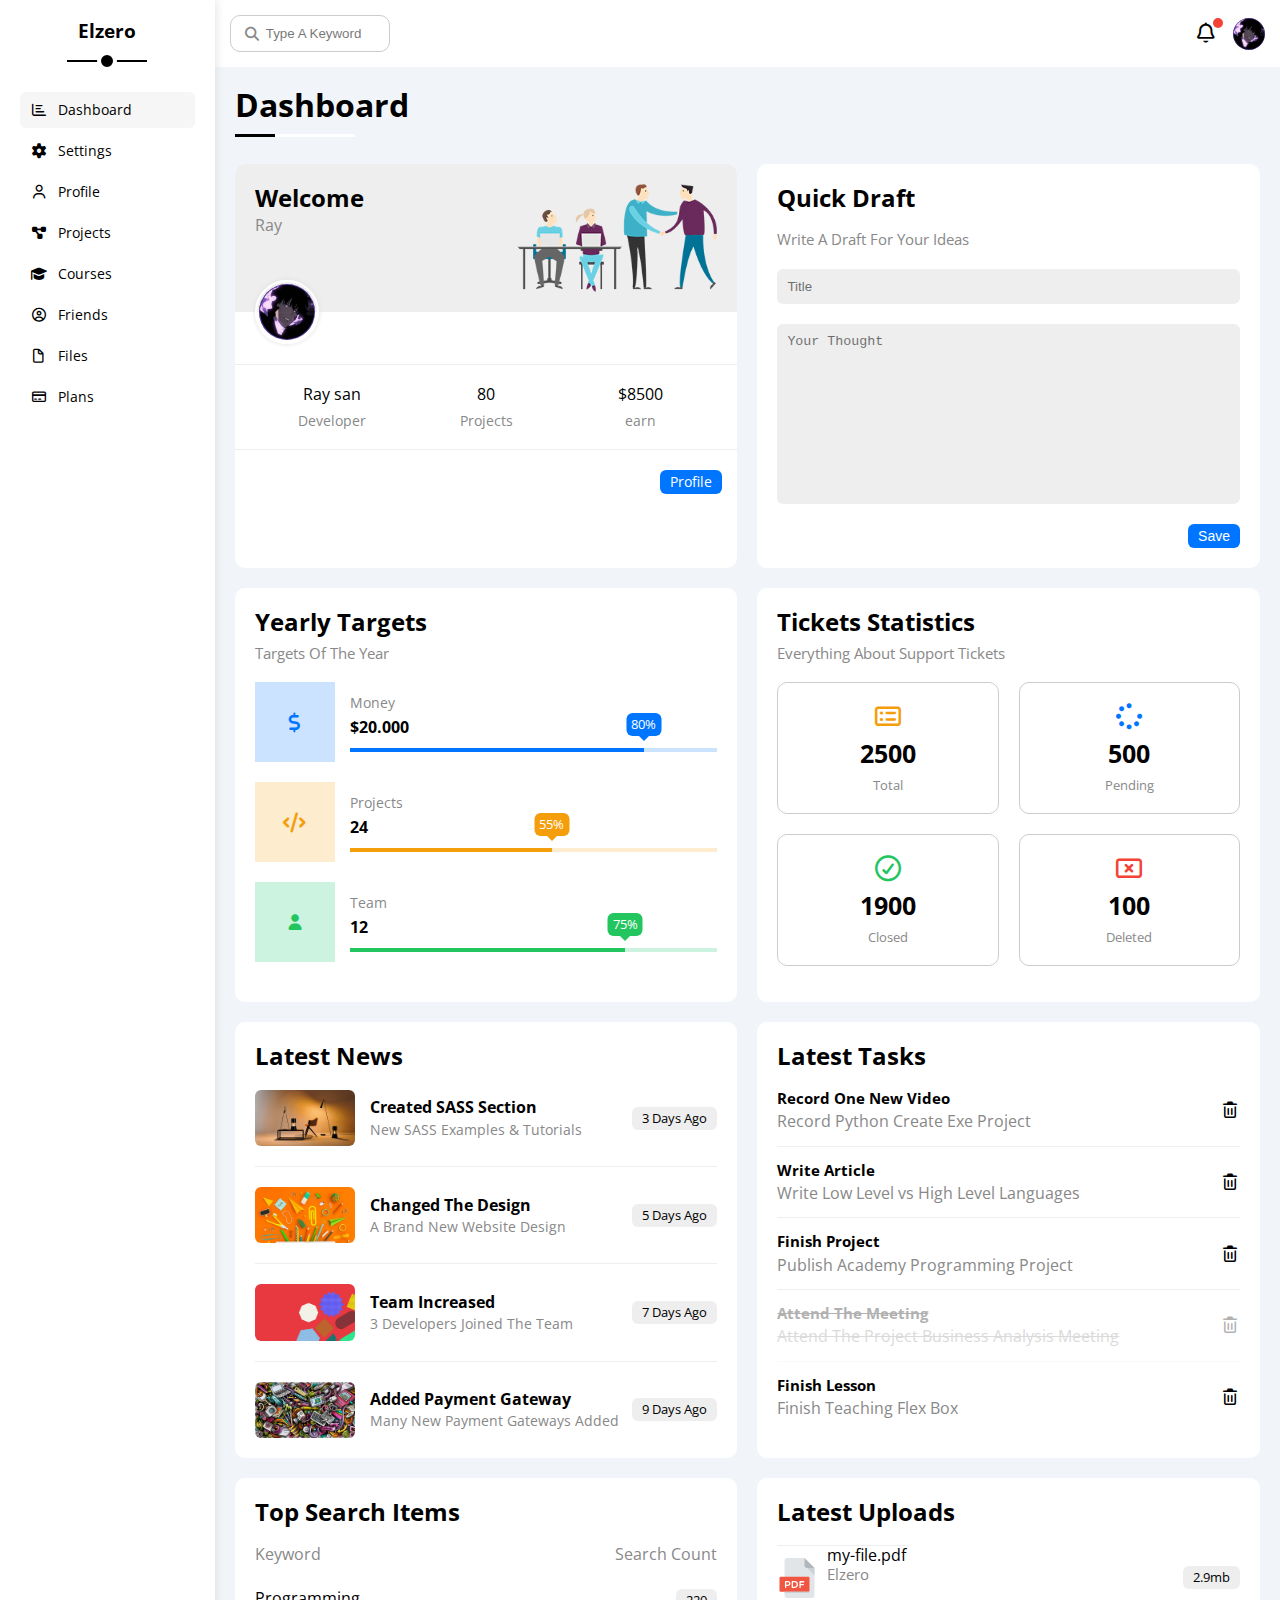
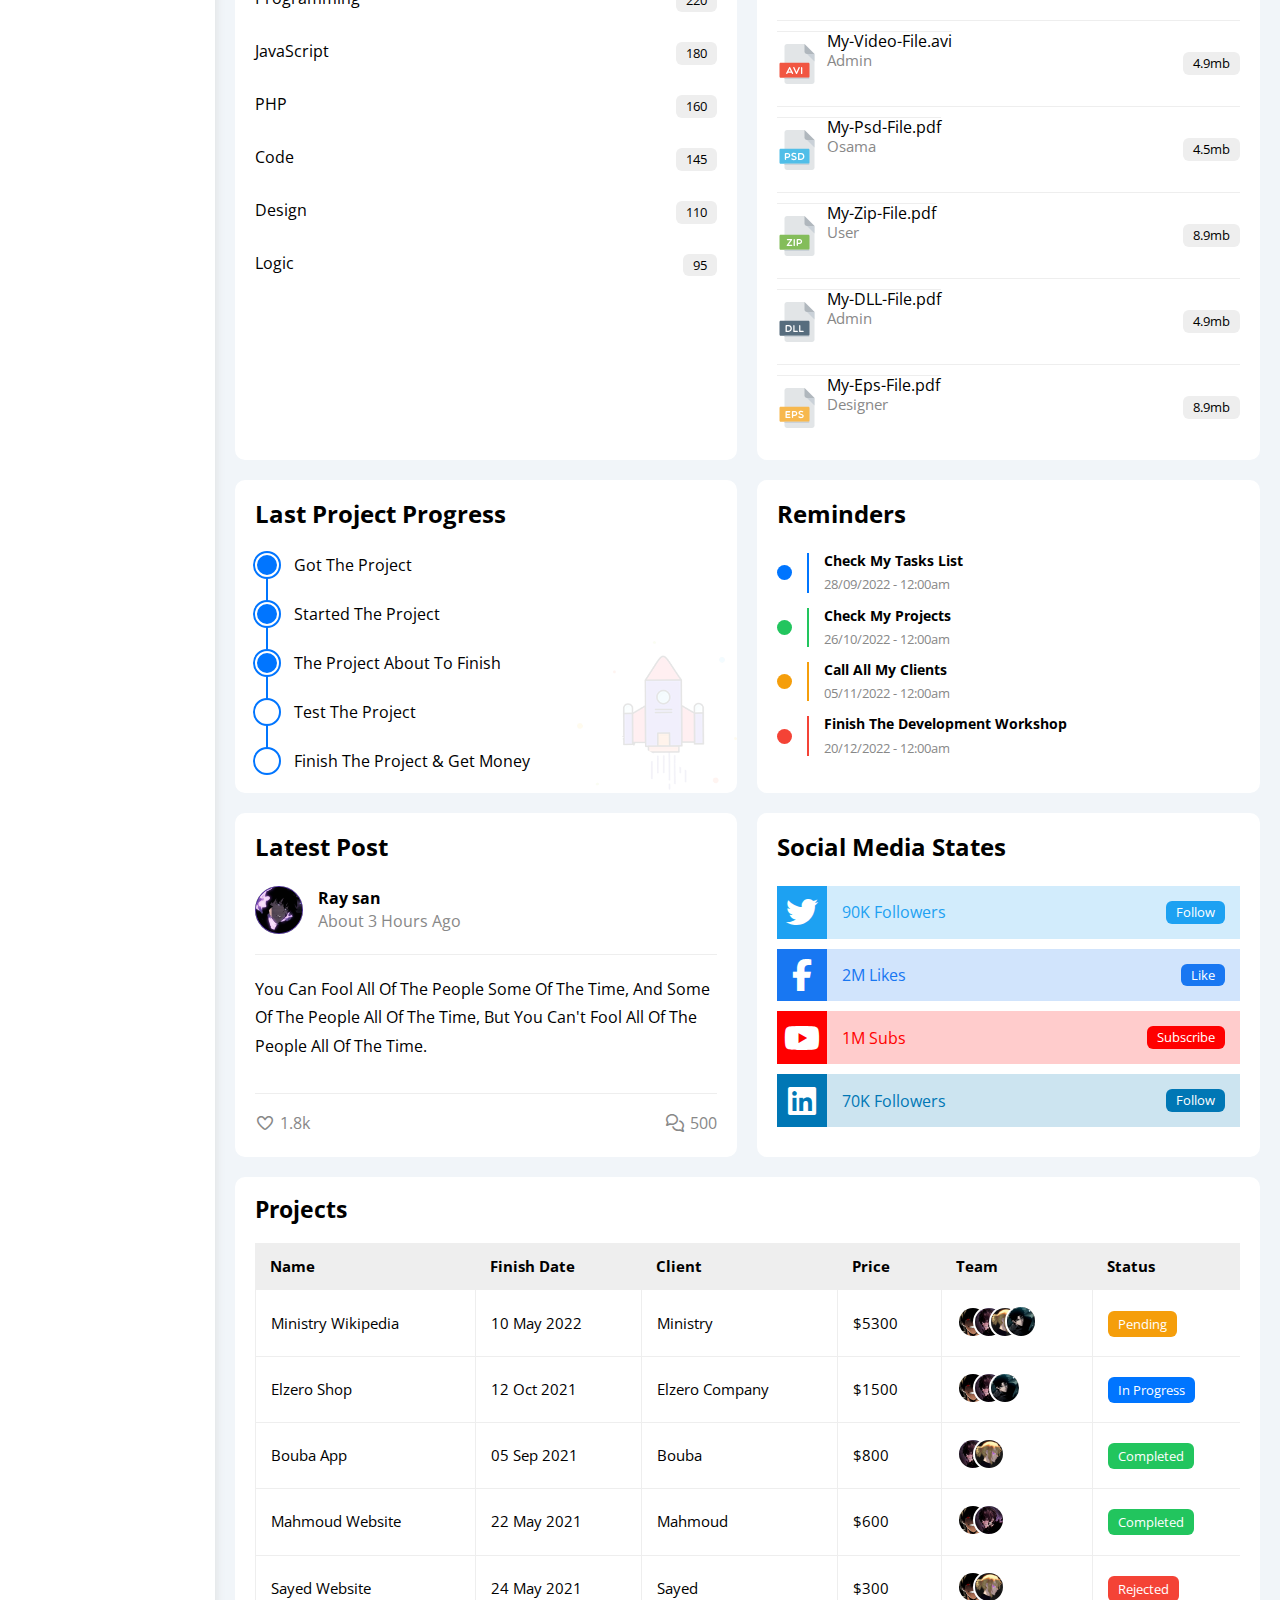
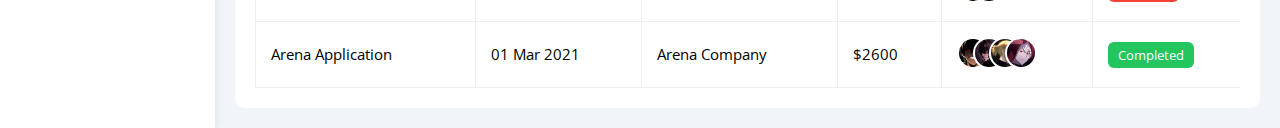
<file: index.html>
<!DOCTYPE html>
<html lang="en">
    <head>
        <meta charset="UTF-8">
        <meta name="viewport" content="width=device-width, initial-scale=1.0">
        <title>Dashboard</title>
        <!-- normalize file -->
        <link rel="stylesheet" href="css/normalize.css">
        <!-- font awesome -->
        <link rel="stylesheet" href="css/all.min.css">
        <!-- framework -->
        <link rel="stylesheet" href="css/framework.css">
        <!-- style file -->
        <link rel="stylesheet" href="css/master.css">
        <!-- google font -->
        <link rel="preconnect" href="https://fonts.googleapis.com" />
        <link rel="preconnect" href="https://fonts.gstatic.com" crossorigin />
        <link href="https://fonts.googleapis.com/css2?family=Open+Sans:wght@300;500&#038;display=swap" rel="stylesheet" />
    </head>
    <body>
        <div class="page d-flex">
            <div class="sidebar bg-white p-20 ">
                <h3 class="txt-c p-relative">Elzero</h3>
                <ul>
                    <li>
                        <a style="background-color: #f6f6f6;" class="c-black d-flex rad-6 fs-14 p-10 align-c" href="index.html"><i class="fa-regular fa-chart-bar"></i><span class="hide-mobile">Dashboard</span></a>
                    </li>
                    <li>
                        <a class="c-black d-flex rad-6 fs-14 p-10 align-c" href="pages/settings.html"><i class="fa-solid fa-gear"></i><span class="hide-mobile">Settings</span></a>
                    </li>
                    <li>
                        <a class="c-black d-flex rad-6 fs-14 p-10 align-c" href="pages/profile.html"><i class="fa-regular fa-user"></i><span class="hide-mobile">Profile</span></a>
                    </li>
                    <li>
                        <a class="c-black d-flex rad-6 fs-14 p-10 align-c" href="pages/projects.html"><i class="fa-solid fa-diagram-project"></i><span class="hide-mobile">Projects</span></a>    
                    </li>
                    <li>
                        <a class="c-black d-flex rad-6 fs-14 p-10 align-c" href="pages/courses.html"><i class="fa-solid fa-graduation-cap"></i><span class="hide-mobile">Courses</span></a>
                    </li>
                    <li>
                        <a class="c-black d-flex rad-6 fs-14 p-10 align-c" href="pages/friends.html"><i class="fa-regular fa-circle-user"></i><span class="hide-mobile">Friends</span> </a>
                    </li>
                    <li>
                        <a class="c-black d-flex rad-6 fs-14 p-10 align-c" href="pages/files.html"><i class="fa-regular fa-file"></i><span class="hide-mobile">Files</span></a>
                    </li>
                    <li>
                        <a class="c-black d-flex rad-6 fs-14 p-10 align-c" href="pages/plans.html"><i class="fa-regular fa-credit-card"></i><span class="hide-mobile">Plans</span></a>
                    </li>
                </ul>
            </div>
            <div class="content w-full">
                <!-- start header -->
                <div class="header bg-white p-15 flex-between">
                    <div class="search p-relative">
                        <input class="p-10" type="search" placeholder="Type A Keyword">
                    </div>
                    <div class="icons d-flex align-c">
                        <div class="notifications p-relative">
                            <i class="fa-regular fa-bell"></i>
                        </div>
                        <img src="images/avatar.jpeg" alt="">
                    </div>
                </div>
                <!-- end header -->
                <!-- start title -->
                <h1 class="main-title p-relative">Dashboard</h1>
                <!-- end title -->
                <!-- start holder -->
                <div class="holder d-grid gap-20">
                    <!-- start welcome -->
                    <div class="welcome bg-white rad-10 txt-c-mobile block-mobile">
                        <div class="top p-relative d-flex space-between bg-eee p-20">
                            <img src="images/avatar.jpeg" alt="">
                            <div class="text">
                                <h2>Welcome</h2>
                                <p class="c-grey mt-5">Ray</p>
                            </div>
                            <img class="hide-mobile" src="images/welcome.png" alt="">
                        </div>
                        <div class="info txt-c d-flex p-20 mt-20 mb-20">
                            <div>
                                Ray san
                                <span class="d-block c-grey txt-c mt-10 fs-14">Developer</span>
                            </div>
                            <div>
                                80
                                <span class="d-block c-grey txt-c mt-10 fs-14">Projects</span>
                            </div>
                            <div>
                                $8500
                                <span class="d-block c-grey txt-c mt-10 fs-14">earn</span>
                            </div>
                        </div>
                        <a class="d-block c-white bg-blue button-shape fs-14 w-fit" href="pages/profile.html">Profile</a>
                    </div>
                    <!-- end welcome -->
                    <!-- start quick draft -->
                    <div class="draft bg-white rad-10 p-20">
                        <h2 class="mb-20">Quick Draft</h2>
                        <p class="c-grey fs-15 mb-20">Write A Draft For Your Ideas</p>
                        <form action="">
                            <input class="d-block b-none w-full bg-eee mb-20 p-10 rad-6" type="text" placeholder="Title">
                            <textarea class="d-block b-none w-full bg-eee mb-20 p-10 rad-6" placeholder="Your Thought"></textarea>
                            <input class="d-block b-none fs-14 w-fit button-shape bg-blue c-white" type="submit" value="Save">
                        </form>
                    </div>
                    <!-- end quick draft -->
                    <!-- start targets -->
                    <div class="targets bg-white rad-10 p-20">
                        <h2 class="mb-10">Yearly Targets</h2>
                        <p class="c-grey fs-15 mb-20">Targets Of The Year</p>
                        <div class="target center-flex mb-20">
                            <div class="center-flex">
                                <i class="fa-solid fa-dollar-sign fa-lg c-blue"></i>
                            </div>
                            <div>
                                <span class="c-grey fs-14">Money</span>
                                <span class="d-block mt-5 mb-10 fw-bold">$20.000</span>
                                <div class="progress"><span class="d-block p-relative bg-blue" style="width: 80%;"><span class="bg-blue">80%</span></span></div>
                            </div>
                        </div>
                        <div class="target center-flex mb-20">
                            <div class="center-flex">
                                <i class="fa-solid fa-code fa-lg c-orange"></i>
                            </div>
                            <div>
                                <span class="c-grey fs-14">Projects</span>
                                <span class="d-block mt-5 mb-10 fw-bold">24</span>
                                <div class="progress"><span class="d-block p-relative bg-orange" style="width: 55%;"><span class="bg-orange">55%</span></span></div>
                            </div>
                        </div>
                        <div class="target center-flex mb-20">
                            <div class="center-flex">
                                <i class="fa-solid fa-user c-green"></i>
                            </div>
                            <div>
                                <span class="c-grey fs-14">Team</span>
                                <span class="d-block mt-5 mb-10 fw-bold">12</span>
                                <div class="progress"><span class="d-block p-relative bg-green" style="width: 75%;"><span class="bg-green">75%</span></span></div>
                            </div>
                        </div>

                    </div>
                    <!-- end targets -->
                    <!-- start tickets -->
                    <div class="tickets bg-white rad-10 p-20">
                        <h2 class="mb-10">Tickets Statistics</h2>
                        <p class="c-grey fs-15 mb-20">Everything About Support Tickets</p>
                        <div class="d-flex f-wrap gap-20 txt-c">
                            <div class="box rad-10 c-grey fs-13 p-20">
                                <i class="fa-regular fa-rectangle-list mb-10 c-orange"></i>
                                <span class="d-block c-black fw-bold fs-25 mb-10">2500</span>
                                Total
                            </div>
                            <div class="box rad-10 c-grey fs-13 p-20">
                                <i class="fa-solid fa-spinner mb-10 c-blue"></i>
                                <span class="d-block c-black fw-bold fs-25 mb-10">500</span>
                                Pending
                            </div>
                            <div class="box rad-10 c-grey fs-13 p-20">
                                <i class="fa-regular fa-circle-check mb-10 c-green"></i>
                                <span class="d-block c-black fw-bold fs-25 mb-10">1900</span>
                                Closed
                            </div>
                            <div class="box rad-10 c-grey fs-13 p-20">
                                <i class="fa-regular fa-rectangle-xmark mb-10 c-red"></i>
                                <span class="d-block c-black fw-bold fs-25 mb-10">100</span>
                                Deleted
                            </div>
                        </div>
                    </div>
                    <!-- end tickets -->
                    <!-- start news -->
                    <div class="news bg-white rad-10 p-20 txt-c-mobile">
                        <h2 class="mb-20">Latest News</h2>
                        <div class="new d-flex align-c">
                            <img class="rad-6" src="images/news-01.png" alt="">
                            <div class="text">
                                <h3>Created SASS Section</h3>
                                <p class="c-grey fs-14 ">New SASS Examples & Tutorials</p>
                            </div>
                            <div class="label button-shape fs-13 bg-eee c-black">3 Days Ago</div>
                        </div>
                        <div class="new d-flex align-c">
                            <img class="rad-6" src="images/news-02.png" alt="">
                            <div class="text">
                                <h3>Changed The Design</h3>
                                <p class="c-grey fs-14 ">A Brand New Website Design</p>
                            </div>
                            <div class="label button-shape fs-13 bg-eee c-black">5 Days Ago</div>
                        </div>
                        <div class="new d-flex align-c">
                            <img class="rad-6" src="images/news-03.png" alt="">
                            <div class="text">
                                <h3>Team Increased</h3>
                                <p class="c-grey fs-14 ">3 Developers Joined The Team</p>
                            </div>
                            <div class="label button-shape fs-13 bg-eee c-black">7 Days Ago</div>
                        </div>
                        <div class="new d-flex align-c">
                            <img class="rad-6" src="images/news-04.png" alt="">
                            <div class="text">
                                <h3>Added Payment Gateway</h3>
                                <p class="c-grey fs-14 ">Many New Payment Gateways Added</p>
                            </div>
                            <div class="label button-shape fs-13 bg-eee c-black">9 Days Ago</div>
                        </div>
                    </div>
                    <!-- end news -->
                    <!-- start tasks -->
                    <div class="tasks bg-white rad-10 p-20">
                        <h2 class="mb-20">Latest Tasks</h2>
                        <div class="task d-flex align-c">
                            <div class="text">
                                <h3 class="mb-5 fs-15">Record One New Video</h3>
                                <p class="c-grey">Record Python Create Exe Project</p>
                            </div>
                            <i class="fa-regular fa-trash-can"></i>
                        </div>
                        <div class="task d-flex align-c">
                            <div class="text">
                                <h3 class="mb-5 fs-15">Write Article</h3>
                                <p class="c-grey">Write Low Level vs High Level Languages</p>
                            </div>
                            <i class="fa-regular fa-trash-can"></i>
                        </div>
                        <div class="task d-flex align-c">
                            <div class="text">
                                <h3 class="mb-5 fs-15">Finish Project</h3>
                                <p class="c-grey">Publish Academy Programming Project</p>
                            </div>
                            <i class="fa-regular fa-trash-can"></i>
                        </div>
                        <div class="task d-flex align-c">
                            <div class="text">
                                <h3 class="mb-5 fs-15"><del>Attend The Meeting</del></h3>
                                <p class="c-grey"><del>Attend The Project Business Analysis Meeting</del></p>
                            </div>
                            <i class="fa-regular fa-trash-can"></i>
                        </div>
                        <div class="task d-flex align-c">
                            <div class="text">
                                <h3 class="mb-5 fs-15">Finish Lesson</h3>
                                <p class="c-grey">Finish Teaching Flex Box</p>
                            </div>
                            <i class="fa-regular fa-trash-can"></i>
                        </div>
                    </div>
                    <!-- end tasks -->
                    <!-- start search items -->
                    <div class="search-items bg-white rad-10 p-20">
                        <h2 class="mb-20">Top Search Items</h2>
                        <div class="head-item d-flex space-between c-grey mb-10">
                            <div>Keyword</div>
                            <div>Search Count</div>
                        </div>
                        <div class="item d-flex space-between pt-15 pb-15">
                            <div>Programming</div>
                            <div class="bg-eee button-shape fs-13">220</div>
                        </div>
                        <div class="item d-flex space-between pt-15 pb-15">
                            <div>JavaScript</div>
                            <div class="bg-eee button-shape fs-13">180</div>
                        </div>
                        <div class="item d-flex space-between pt-15 pb-15">
                            <div>PHP</div>
                            <div class="bg-eee button-shape fs-13">160</div>
                        </div>
                        <div class="item d-flex space-between pt-15 pb-15">
                            <div>Code</div>
                            <div class="bg-eee button-shape fs-13">145</div>
                        </div>
                        <div class="item d-flex space-between pt-15 pb-15">
                            <div>Design</div>
                            <div class="bg-eee button-shape fs-13">110</div>
                        </div>
                        <div class="item d-flex space-between pt-15 pb-15">
                            <div>Logic</div>
                            <div class="bg-eee button-shape fs-13">95</div>
                        </div>
                    </div>
                    <!-- end search items -->
                    <!-- start uploads -->
                    <div class="uploads bg-white rad-10 p-20">
                        <h2 class="mb-20">Latest Uploads</h2>
                        <ul>
                            <li class="file flex-between pb-10 mb-10">
                                <div class="info d-flex">
                                    <img class="mr-10" src="images/pdf.svg" alt="">
                                    <div class="text">
                                        <span class="d-block">my-file.pdf</span>
                                        <span class="c-grey fs-15">Elzero</span>
                                    </div>
                                </div>
                                <div class="bg-eee button-shape fs-13">2.9mb</div>
                            </li>
                            <li class="file flex-between pb-10 mb-10">
                                <div class="info d-flex">
                                    <img class="mr-10" src="images/avi.svg" alt="">
                                    <div class="text">
                                        <span class="d-block">My-Video-File.avi</span>
                                        <span class="c-grey fs-15">Admin</span>
                                    </div>
                                </div>
                                <div class="bg-eee button-shape fs-13">4.9mb</div>
                            </li>
                            <li class="file flex-between pb-10 mb-10">
                                <div class="info d-flex">
                                    <img class="mr-10" src="images/psd.svg" alt="">
                                    <div class="text">
                                        <span class="d-block">My-Psd-File.pdf</span>
                                        <span class="c-grey fs-15">Osama</span>
                                    </div>
                                </div>
                                <div class="bg-eee button-shape fs-13">4.5mb</div>
                            </li>
                            <li class="file flex-between pb-10 mb-10">
                                <div class="info d-flex">
                                    <img class="mr-10" src="images/zip.svg" alt="">
                                    <div class="text">
                                        <span class="d-block">My-Zip-File.pdf</span>
                                        <span class="c-grey fs-15">User</span>
                                    </div>
                                </div>
                                <div class="bg-eee button-shape fs-13">8.9mb</div>
                            </li>
                            <li class="file flex-between pb-10 mb-10">
                                <div class="info d-flex">
                                    <img class="mr-10" src="images/dll.svg" alt="">
                                    <div class="text">
                                        <span class="d-block">My-DLL-File.pdf</span>
                                        <span class="c-grey fs-15">Admin</span>
                                    </div>
                                </div>
                                <div class="bg-eee button-shape fs-13">4.9mb</div>
                            </li>
                            <li class="file flex-between">
                                <div class="info d-flex">
                                    <img class="mr-10" src="images/eps.svg" alt="">
                                    <div class="text">
                                        <span class="d-block">My-Eps-File.pdf</span>
                                        <span class="c-grey fs-15">Designer</span>
                                    </div>
                                </div>
                                <div class="bg-eee button-shape fs-13">8.9mb</div>
                            </li>
                        </ul>
                    </div>
                    <!-- end uploads -->
                    <!-- start project progress -->
                    <div class="project-progress p-relative bg-white rad-10 p-20">
                        <h2 class="mb-20">Last Project Progress</h2>
                        <ul class="p-relative">
                            <li class="done d-flex align-c mt-25">Got The Project</li>
                            <li class="done d-flex align-c mt-25">Started The Project</li>
                            <li class="done d-flex align-c mt-25">The Project About To Finish</li>
                            <li class="in-progress d-flex align-c mt-25">Test The Project</li>
                            <li class="d-flex align-c mt-25">Finish The Project & Get Money</li>
                        </ul>
                        <img class="hide-mobile" src="images/project.png" alt="">
                    </div>
                    <!-- end project progress -->
                    <!-- start reminders -->
                    <div class="reminders bg-white rad-10 p-20">
                        <h2 class="mb-25">Reminders</h2>
                        <div class="blue d-flex align-c mt-15">
                            <span class="bg-blue rad-half mr-15"></span>
                            <div class="text pl-15">
                                <span class="d-block mb-5 fw-bold fs-14">Check My Tasks List</span>
                                <span class="c-grey fs-13">28/09/2022 - 12:00am</span>
                            </div>
                        </div>
                        <div class="green d-flex align-c mt-15">
                            <span class="bg-green rad-half mr-15"></span>
                            <div class="text pl-15">
                                <span class="d-block mb-5 fw-bold fs-14">Check My Projects</span>
                                <span class="c-grey fs-13">26/10/2022 - 12:00am</span>
                            </div>
                        </div>
                        <div class="orange d-flex align-c mt-15">
                            <span class="bg-orange rad-half mr-15"></span>
                            <div class="text pl-15">
                                <span class="d-block mb-5 fw-bold fs-14">Call All My Clients</span>
                                <span class="c-grey fs-13">05/11/2022 - 12:00am</span>
                            </div>
                        </div>
                        <div class="red d-flex align-c mt-15">
                            <span class="bg-red rad-half mr-15"></span>
                            <div class="text pl-15">
                                <span class="d-block mb-5 fw-bold fs-14">Finish The Development Workshop</span>
                                <span class="c-grey fs-13">20/12/2022 - 12:00am</span>
                            </div>
                        </div>
                    </div>
                    <!-- end reminders -->
                    <!-- start post -->
                    <div class="post  bg-white rad-10 p-20">
                        <h2 class="mb-25">Latest Post</h2>
                        <div class="info d-flex align-c">
                            <img class="mr-15 rad-half" src="images/avatar.jpeg" alt="">
                            <div>
                                <span class="d-block fw-bold mb-5">Ray san</span>
                                <span class="c-grey">About 3 Hours Ago</span>
                            </div>
                        </div>
                        <div class="text txt-c-mobile pt-20 pb-20 mt-20 mb-20">You can fool all of the people some of the time, and some of the people all of the time, but you can't fool all of the people all of the time.</div>
                        <div class="reactions flex-between c-grey">
                            <div class="likes"><i class="fa-regular fa-heart mr-5"></i>1.8k</div>
                            <div class="comments"><i class="fa-regular fa-comments mr-5"></i>500</div>
                        </div>
                    </div>
                    <!-- end post -->
                    <!-- start social media states -->
                    <div class="social-media bg-white rad-10 p-20">
                        <h2 class="mb-25">Social Media States</h2>
                        <div class="twitter d-flex align-c p-relative mb-10 p-15">
                            <i class="fa-brands fa-twitter c-white center-flex"></i>
                            <span>90K Followers</span>
                            <a class="button-shape c-white fs-13" href="#">Follow</a>
                        </div>
                        <div class="facebook d-flex align-c p-relative mb-10 p-15">
                            <i class="fa-brands fa-facebook-f c-white center-flex"></i>
                            <span>2M Likes</span>
                            <a class="button-shape c-white fs-13" href="#">Like</a>
                        </div>
                        <div class="youtube d-flex align-c p-relative mb-10 p-15">
                            <i class="fa-brands fa-youtube c-white center-flex"></i>
                            <span>1M Subs</span>
                            <a class="button-shape c-white fs-13" href="#">Subscribe</a>
                        </div>
                        <div class="linkedin d-flex align-c p-relative mb-10 p-15">
                            <i class="fa-brands fa-linkedin c-white center-flex"></i>
                            <span>70K Followers</span>
                            <a class="button-shape c-white fs-13" href="#">Follow</a>
                        </div>
                    </div>
                    <!-- end social media states -->
                </div>
                <!-- end holder -->
                <!-- start projects (table) -->
                <div class="projects bg-white rad-10 p-20 m-20 fs-15">
                    <h2 class="mb-20">Projects</h2>
                    <div class="table-responsive">
                        <table class="projects-table w-full">
                            <thead>
                                <tr>
                                    <td>Name</td>
                                    <td>Finish Date</td>
                                    <td>Client</td>
                                    <td>Price</td>
                                    <td>Team</td>
                                    <td>Status</td>
                                </tr>
                            </thead>
                            <tbody>
                                <tr>
                                    <td>Ministry Wikipedia</td>
                                    <td>10 May 2022</td>
                                    <td>Ministry</td>
                                    <td>$5300</td>
                                    <td><img src="images/team-01.jpeg" alt=""><img src="images/team-02.jpeg" alt=""><img src="images/team-03.jpeg" alt=""><img src="images/team-05.jpeg" alt=""></td>
                                    <td><span class="button-shape fs-13 c-white bg-orange">Pending</span></td>
                                </tr>
                                <tr>
                                    <td>Elzero Shop</td>
                                    <td>12 Oct 2021</td>
                                    <td>Elzero Company</td>
                                    <td>$1500</td>
                                    <td><img src="images/team-01.jpeg" alt=""><img src="images/team-02.jpeg" alt=""><img src="images/team-05.jpeg" alt=""></td>
                                    <td><span class="button-shape fs-13 c-white bg-blue">In Progress</span></td>
                                </tr>
                                <tr>
                                    <td>Bouba App</td>
                                    <td>05 Sep 2021</td>
                                    <td>Bouba</td>
                                    <td>$800</td>
                                    <td><img src="images/team-02.jpeg" alt=""><img src="images/team-03.jpeg" alt=""></td>
                                    <td><span class="button-shape fs-13 c-white bg-green">Completed</span></td>
                                </tr>
                                <tr>
                                    <td>Mahmoud Website</td>
                                    <td>22 May 2021</td>
                                    <td>Mahmoud</td>
                                    <td>$600</td>
                                    <td><img src="images/team-01.jpeg" alt=""><img src="images/team-02.jpeg" alt=""></td>
                                    <td><span class="button-shape fs-13 c-white bg-green">Completed</span></td>
                                </tr>
                                <tr>
                                    <td>Sayed Website</td>
                                    <td>24 May 2021</td>
                                    <td>Sayed</td>
                                    <td>$300</td>
                                    <td><img src="images/team-01.jpeg" alt=""><img src="images/team-03.jpeg" alt=""></td>
                                    <td><span class="button-shape fs-13 c-white bg-red">Rejected</span></td>
                                </tr>
                                <tr>
                                    <td>Arena Application</td>
                                    <td>01 Mar 2021</td>
                                    <td>Arena Company</td>
                                    <td>$2600</td>
                                    <td><img src="images/team-01.jpeg" alt=""><img src="images/team-02.jpeg" alt=""><img src="images/team-03.jpeg" alt=""><img src="images/team-04.jpeg" alt=""></td>
                                    <td><span class="button-shape fs-13 c-white bg-green">Completed</span></td>
                                </tr>
                            </tbody>
                        </table>
                    </div>
                </div>
                <!-- end projects (table) -->
            </div>
        </div>
    </body>
</html>
</file>
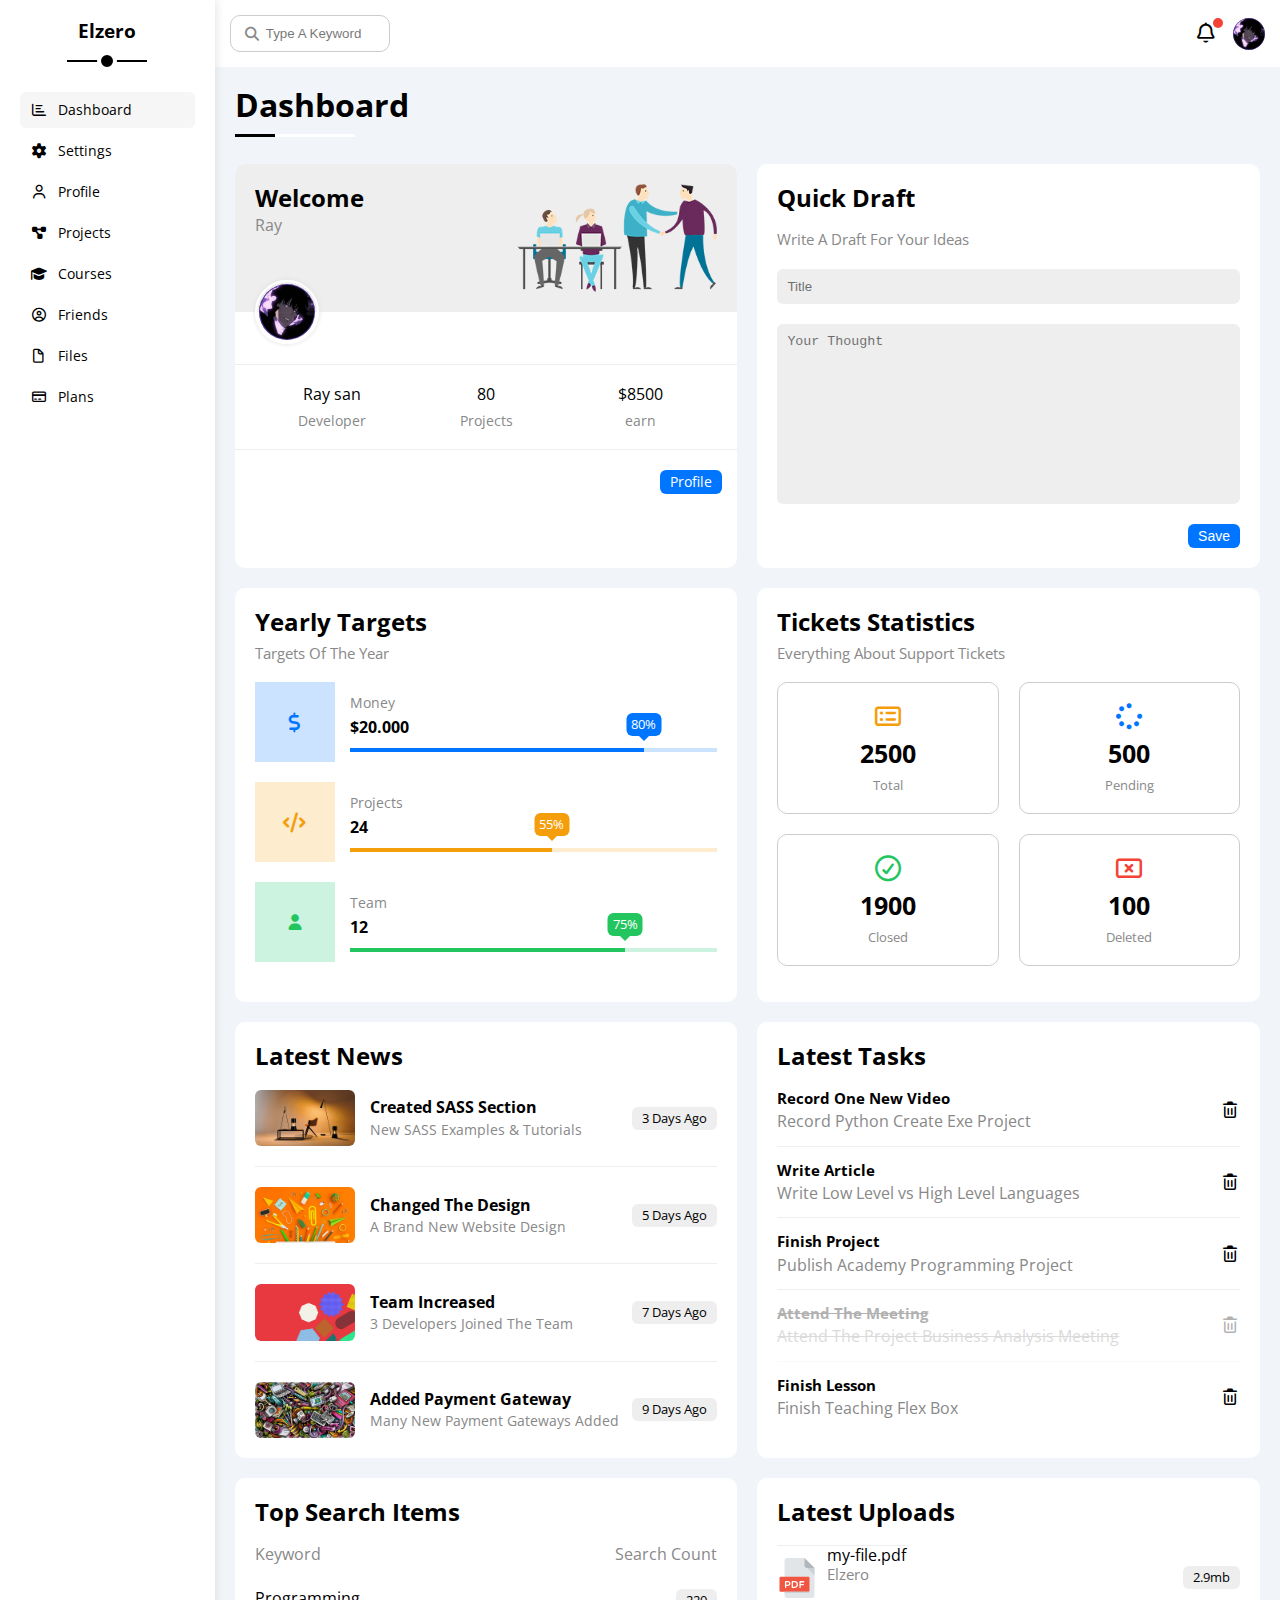
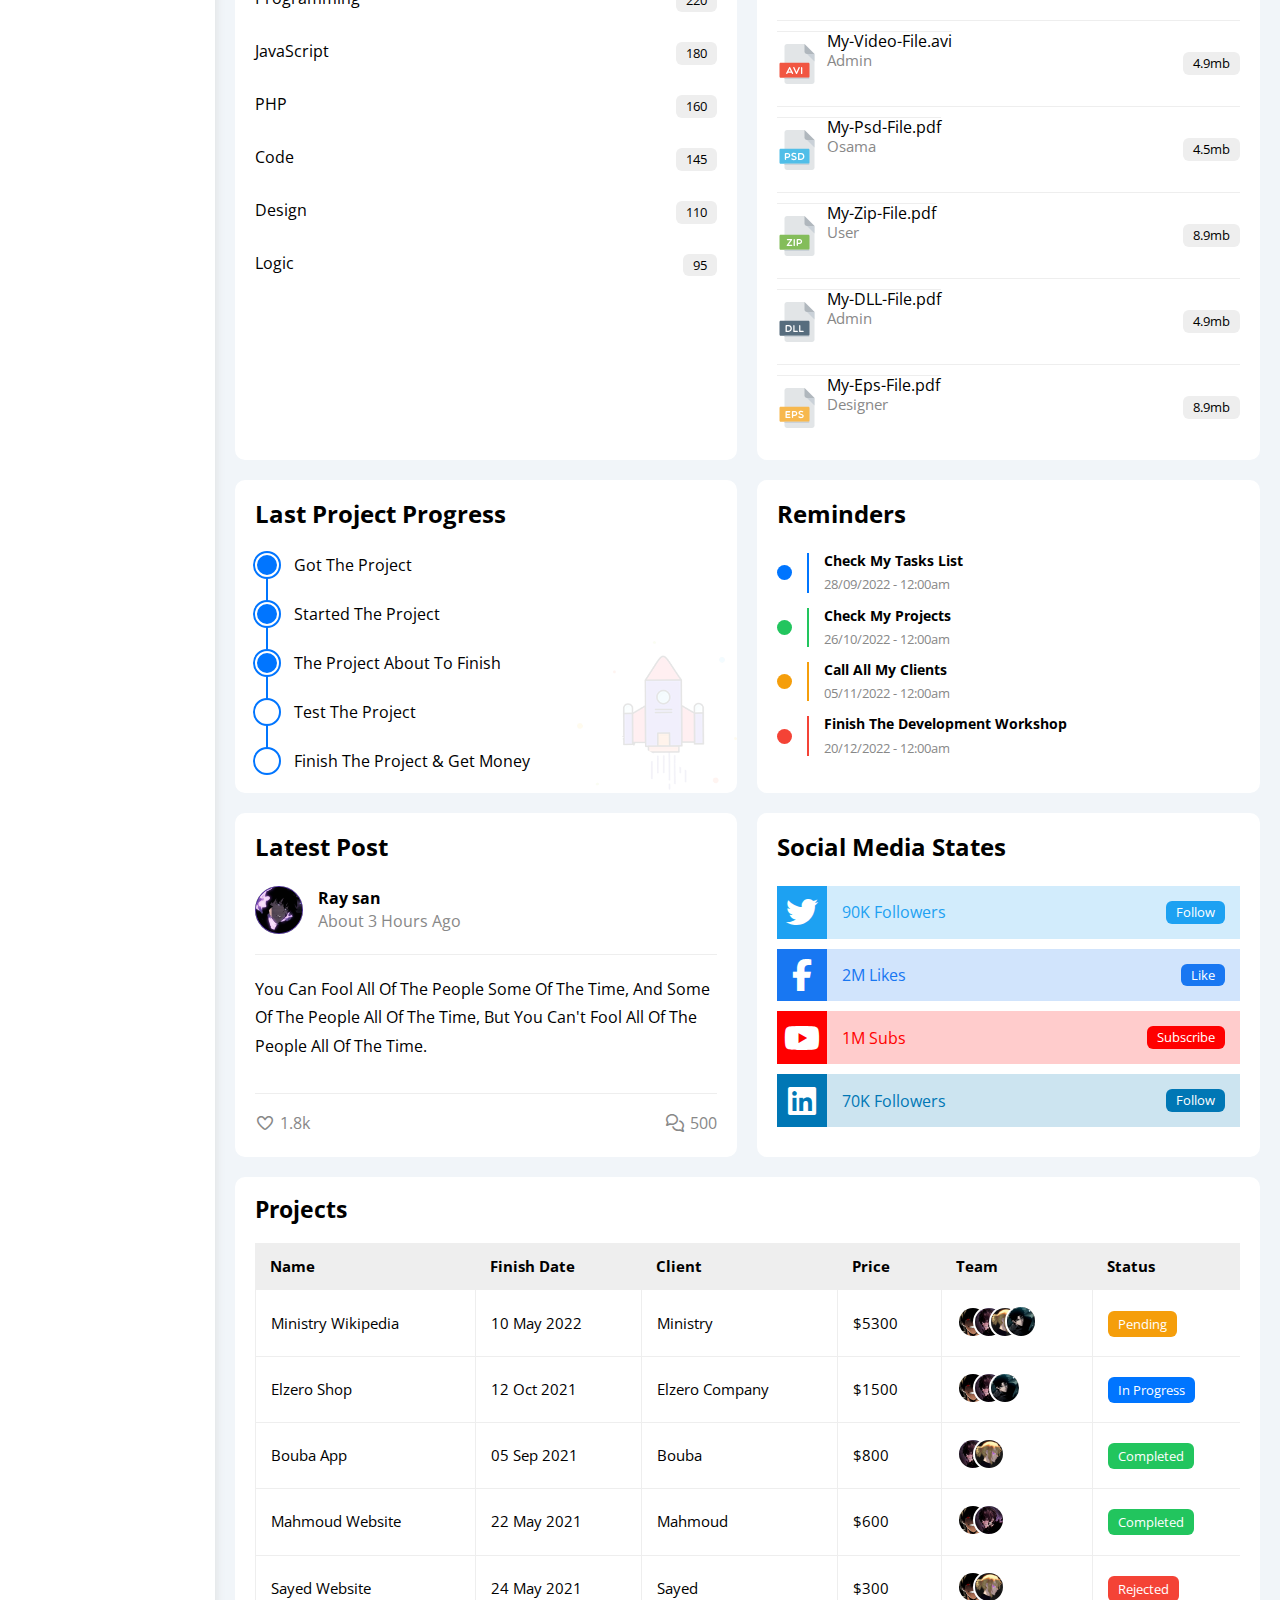
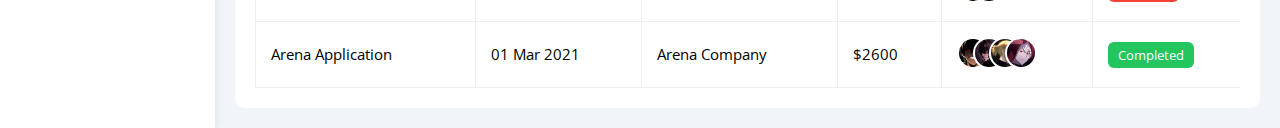
<file: pages/index.html>
<!DOCTYPE html>
<html lang="en">
    <head>
        <meta charset="UTF-8">
        <meta name="viewport" content="width=device-width, initial-scale=1.0">
        <title>Dashboard</title>
        <!-- normalize file -->
        <link rel="stylesheet" href="../css/normalize.css">
        <!-- font awesome -->
        <link rel="stylesheet" href="../css/all.min.css">
        <!-- framework -->
        <link rel="stylesheet" href="../css/framework.css">
        <!-- style file -->
        <link rel="stylesheet" href="../css/master.css">
        <!-- google font -->
        <link rel="preconnect" href="https://fonts.googleapis.com" />
        <link rel="preconnect" href="https://fonts.gstatic.com" crossorigin />
        <link href="https://fonts.googleapis.com/css2?family=Open+Sans:wght@300;500&#038;display=swap" rel="stylesheet" />
    </head>
    <body>
        <div class="page d-flex">
            <div class="sidebar bg-white p-20 ">
                <h3 class="txt-c p-relative">Elzero</h3>
                <ul>
                    <li>
                        <a style="background-color: #f6f6f6;" class="c-black d-flex rad-6 fs-14 p-10 align-c" href="index.html"><i class="fa-regular fa-chart-bar"></i><span class="hide-mobile">Dashboard</span></a>
                    </li>
                    <li>
                        <a class="c-black d-flex rad-6 fs-14 p-10 align-c" href="settings.html"><i class="fa-solid fa-gear"></i><span class="hide-mobile">Settings</span></a>
                    </li>
                    <li>
                        <a class="c-black d-flex rad-6 fs-14 p-10 align-c" href="profile.html"><i class="fa-regular fa-user"></i><span class="hide-mobile">Profile</span></a>
                    </li>
                    <li>
                        <a class="c-black d-flex rad-6 fs-14 p-10 align-c" href="projects.html"><i class="fa-solid fa-diagram-project"></i><span class="hide-mobile">Projects</span></a>    
                    </li>
                    <li>
                        <a class="c-black d-flex rad-6 fs-14 p-10 align-c" href="courses.html"><i class="fa-solid fa-graduation-cap"></i><span class="hide-mobile">Courses</span></a>
                    </li>
                    <li>
                        <a class="c-black d-flex rad-6 fs-14 p-10 align-c" href="friends.html"><i class="fa-regular fa-circle-user"></i><span class="hide-mobile">Friends</span> </a>
                    </li>
                    <li>
                        <a class="c-black d-flex rad-6 fs-14 p-10 align-c" href="files.html"><i class="fa-regular fa-file"></i><span class="hide-mobile">Files</span></a>
                    </li>
                    <li>
                        <a class="c-black d-flex rad-6 fs-14 p-10 align-c" href="plans.html"><i class="fa-regular fa-credit-card"></i><span class="hide-mobile">Plans</span></a>
                    </li>
                </ul>
            </div>
            <div class="content w-full">
                <!-- start header -->
                <div class="header bg-white p-15 flex-between">
                    <div class="search p-relative">
                        <input class="p-10" type="search" placeholder="Type A Keyword">
                    </div>
                    <div class="icons d-flex align-c">
                        <div class="notifications p-relative">
                            <i class="fa-regular fa-bell"></i>
                        </div>
                        <img src="../images/avatar.jpeg" alt="">
                    </div>
                </div>
                <!-- end header -->
                <!-- start title -->
                <h1 class="main-title p-relative">Dashboard</h1>
                <!-- end title -->
                <!-- start holder -->
                <div class="holder d-grid gap-20">
                    <!-- start welcome -->
                    <div class="welcome bg-white rad-10 txt-c-mobile block-mobile">
                        <div class="top p-relative d-flex space-between bg-eee p-20">
                            <img src="../images/avatar.jpeg" alt="">
                            <div class="text">
                                <h2>Welcome</h2>
                                <p class="c-grey mt-5">Ray</p>
                            </div>
                            <img class="hide-mobile" src="../images/welcome.png" alt="">
                        </div>
                        <div class="info txt-c d-flex p-20 mt-20 mb-20">
                            <div>
                                Ray san
                                <span class="d-block c-grey txt-c mt-10 fs-14">Developer</span>
                            </div>
                            <div>
                                80
                                <span class="d-block c-grey txt-c mt-10 fs-14">Projects</span>
                            </div>
                            <div>
                                $8500
                                <span class="d-block c-grey txt-c mt-10 fs-14">earn</span>
                            </div>
                        </div>
                        <a class="d-block c-white bg-blue button-shape fs-14 w-fit" href="profile.html">Profile</a>
                    </div>
                    <!-- end welcome -->
                    <!-- start quick draft -->
                    <div class="draft bg-white rad-10 p-20">
                        <h2 class="mb-20">Quick Draft</h2>
                        <p class="c-grey fs-15 mb-20">Write A Draft For Your Ideas</p>
                        <form action="">
                            <input class="d-block b-none w-full bg-eee mb-20 p-10 rad-6" type="text" placeholder="Title">
                            <textarea class="d-block b-none w-full bg-eee mb-20 p-10 rad-6" placeholder="Your Thought"></textarea>
                            <input class="d-block b-none fs-14 w-fit button-shape bg-blue c-white" type="submit" value="Save">
                        </form>
                    </div>
                    <!-- end quick draft -->
                    <!-- start targets -->
                    <div class="targets bg-white rad-10 p-20">
                        <h2 class="mb-10">Yearly Targets</h2>
                        <p class="c-grey fs-15 mb-20">Targets Of The Year</p>
                        <div class="target center-flex mb-20">
                            <div class="center-flex">
                                <i class="fa-solid fa-dollar-sign fa-lg c-blue"></i>
                            </div>
                            <div>
                                <span class="c-grey fs-14">Money</span>
                                <span class="d-block mt-5 mb-10 fw-bold">$20.000</span>
                                <div class="progress"><span class="d-block p-relative bg-blue" style="width: 80%;"><span class="bg-blue">80%</span></span></div>
                            </div>
                        </div>
                        <div class="target center-flex mb-20">
                            <div class="center-flex">
                                <i class="fa-solid fa-code fa-lg c-orange"></i>
                            </div>
                            <div>
                                <span class="c-grey fs-14">Projects</span>
                                <span class="d-block mt-5 mb-10 fw-bold">24</span>
                                <div class="progress"><span class="d-block p-relative bg-orange" style="width: 55%;"><span class="bg-orange">55%</span></span></div>
                            </div>
                        </div>
                        <div class="target center-flex mb-20">
                            <div class="center-flex">
                                <i class="fa-solid fa-user c-green"></i>
                            </div>
                            <div>
                                <span class="c-grey fs-14">Team</span>
                                <span class="d-block mt-5 mb-10 fw-bold">12</span>
                                <div class="progress"><span class="d-block p-relative bg-green" style="width: 75%;"><span class="bg-green">75%</span></span></div>
                            </div>
                        </div>

                    </div>
                    <!-- end targets -->
                    <!-- start tickets -->
                    <div class="tickets bg-white rad-10 p-20">
                        <h2 class="mb-10">Tickets Statistics</h2>
                        <p class="c-grey fs-15 mb-20">Everything About Support Tickets</p>
                        <div class="d-flex f-wrap gap-20 txt-c">
                            <div class="box rad-10 c-grey fs-13 p-20">
                                <i class="fa-regular fa-rectangle-list mb-10 c-orange"></i>
                                <span class="d-block c-black fw-bold fs-25 mb-10">2500</span>
                                Total
                            </div>
                            <div class="box rad-10 c-grey fs-13 p-20">
                                <i class="fa-solid fa-spinner mb-10 c-blue"></i>
                                <span class="d-block c-black fw-bold fs-25 mb-10">500</span>
                                Pending
                            </div>
                            <div class="box rad-10 c-grey fs-13 p-20">
                                <i class="fa-regular fa-circle-check mb-10 c-green"></i>
                                <span class="d-block c-black fw-bold fs-25 mb-10">1900</span>
                                Closed
                            </div>
                            <div class="box rad-10 c-grey fs-13 p-20">
                                <i class="fa-regular fa-rectangle-xmark mb-10 c-red"></i>
                                <span class="d-block c-black fw-bold fs-25 mb-10">100</span>
                                Deleted
                            </div>
                        </div>
                    </div>
                    <!-- end tickets -->
                    <!-- start news -->
                    <div class="news bg-white rad-10 p-20 txt-c-mobile">
                        <h2 class="mb-20">Latest News</h2>
                        <div class="new d-flex align-c">
                            <img class="rad-6" src="../images/news-01.png" alt="">
                            <div class="text">
                                <h3>Created SASS Section</h3>
                                <p class="c-grey fs-14 ">New SASS Examples & Tutorials</p>
                            </div>
                            <div class="label button-shape fs-13 bg-eee c-black">3 Days Ago</div>
                        </div>
                        <div class="new d-flex align-c">
                            <img class="rad-6" src="../images/news-02.png" alt="">
                            <div class="text">
                                <h3>Changed The Design</h3>
                                <p class="c-grey fs-14 ">A Brand New Website Design</p>
                            </div>
                            <div class="label button-shape fs-13 bg-eee c-black">5 Days Ago</div>
                        </div>
                        <div class="new d-flex align-c">
                            <img class="rad-6" src="../images/news-03.png" alt="">
                            <div class="text">
                                <h3>Team Increased</h3>
                                <p class="c-grey fs-14 ">3 Developers Joined The Team</p>
                            </div>
                            <div class="label button-shape fs-13 bg-eee c-black">7 Days Ago</div>
                        </div>
                        <div class="new d-flex align-c">
                            <img class="rad-6" src="../images/news-04.png" alt="">
                            <div class="text">
                                <h3>Added Payment Gateway</h3>
                                <p class="c-grey fs-14 ">Many New Payment Gateways Added</p>
                            </div>
                            <div class="label button-shape fs-13 bg-eee c-black">9 Days Ago</div>
                        </div>
                    </div>
                    <!-- end news -->
                    <!-- start tasks -->
                    <div class="tasks bg-white rad-10 p-20">
                        <h2 class="mb-20">Latest Tasks</h2>
                        <div class="task d-flex align-c">
                            <div class="text">
                                <h3 class="mb-5 fs-15">Record One New Video</h3>
                                <p class="c-grey">Record Python Create Exe Project</p>
                            </div>
                            <i class="fa-regular fa-trash-can"></i>
                        </div>
                        <div class="task d-flex align-c">
                            <div class="text">
                                <h3 class="mb-5 fs-15">Write Article</h3>
                                <p class="c-grey">Write Low Level vs High Level Languages</p>
                            </div>
                            <i class="fa-regular fa-trash-can"></i>
                        </div>
                        <div class="task d-flex align-c">
                            <div class="text">
                                <h3 class="mb-5 fs-15">Finish Project</h3>
                                <p class="c-grey">Publish Academy Programming Project</p>
                            </div>
                            <i class="fa-regular fa-trash-can"></i>
                        </div>
                        <div class="task d-flex align-c">
                            <div class="text">
                                <h3 class="mb-5 fs-15"><del>Attend The Meeting</del></h3>
                                <p class="c-grey"><del>Attend The Project Business Analysis Meeting</del></p>
                            </div>
                            <i class="fa-regular fa-trash-can"></i>
                        </div>
                        <div class="task d-flex align-c">
                            <div class="text">
                                <h3 class="mb-5 fs-15">Finish Lesson</h3>
                                <p class="c-grey">Finish Teaching Flex Box</p>
                            </div>
                            <i class="fa-regular fa-trash-can"></i>
                        </div>
                    </div>
                    <!-- end tasks -->
                    <!-- start search items -->
                    <div class="search-items bg-white rad-10 p-20">
                        <h2 class="mb-20">Top Search Items</h2>
                        <div class="head-item d-flex space-between c-grey mb-10">
                            <div>Keyword</div>
                            <div>Search Count</div>
                        </div>
                        <div class="item d-flex space-between pt-15 pb-15">
                            <div>Programming</div>
                            <div class="bg-eee button-shape fs-13">220</div>
                        </div>
                        <div class="item d-flex space-between pt-15 pb-15">
                            <div>JavaScript</div>
                            <div class="bg-eee button-shape fs-13">180</div>
                        </div>
                        <div class="item d-flex space-between pt-15 pb-15">
                            <div>PHP</div>
                            <div class="bg-eee button-shape fs-13">160</div>
                        </div>
                        <div class="item d-flex space-between pt-15 pb-15">
                            <div>Code</div>
                            <div class="bg-eee button-shape fs-13">145</div>
                        </div>
                        <div class="item d-flex space-between pt-15 pb-15">
                            <div>Design</div>
                            <div class="bg-eee button-shape fs-13">110</div>
                        </div>
                        <div class="item d-flex space-between pt-15 pb-15">
                            <div>Logic</div>
                            <div class="bg-eee button-shape fs-13">95</div>
                        </div>
                    </div>
                    <!-- end search items -->
                    <!-- start uploads -->
                    <div class="uploads bg-white rad-10 p-20">
                        <h2 class="mb-20">Latest Uploads</h2>
                        <ul>
                            <li class="file flex-between pb-10 mb-10">
                                <div class="info d-flex">
                                    <img class="mr-10" src="../images/pdf.svg" alt="">
                                    <div class="text">
                                        <span class="d-block">my-file.pdf</span>
                                        <span class="c-grey fs-15">Elzero</span>
                                    </div>
                                </div>
                                <div class="bg-eee button-shape fs-13">2.9mb</div>
                            </li>
                            <li class="file flex-between pb-10 mb-10">
                                <div class="info d-flex">
                                    <img class="mr-10" src="../images/avi.svg" alt="">
                                    <div class="text">
                                        <span class="d-block">My-Video-File.avi</span>
                                        <span class="c-grey fs-15">Admin</span>
                                    </div>
                                </div>
                                <div class="bg-eee button-shape fs-13">4.9mb</div>
                            </li>
                            <li class="file flex-between pb-10 mb-10">
                                <div class="info d-flex">
                                    <img class="mr-10" src="../images/psd.svg" alt="">
                                    <div class="text">
                                        <span class="d-block">My-Psd-File.pdf</span>
                                        <span class="c-grey fs-15">Osama</span>
                                    </div>
                                </div>
                                <div class="bg-eee button-shape fs-13">4.5mb</div>
                            </li>
                            <li class="file flex-between pb-10 mb-10">
                                <div class="info d-flex">
                                    <img class="mr-10" src="../images/zip.svg" alt="">
                                    <div class="text">
                                        <span class="d-block">My-Zip-File.pdf</span>
                                        <span class="c-grey fs-15">User</span>
                                    </div>
                                </div>
                                <div class="bg-eee button-shape fs-13">8.9mb</div>
                            </li>
                            <li class="file flex-between pb-10 mb-10">
                                <div class="info d-flex">
                                    <img class="mr-10" src="../images/dll.svg" alt="">
                                    <div class="text">
                                        <span class="d-block">My-DLL-File.pdf</span>
                                        <span class="c-grey fs-15">Admin</span>
                                    </div>
                                </div>
                                <div class="bg-eee button-shape fs-13">4.9mb</div>
                            </li>
                            <li class="file flex-between">
                                <div class="info d-flex">
                                    <img class="mr-10" src="../images/eps.svg" alt="">
                                    <div class="text">
                                        <span class="d-block">My-Eps-File.pdf</span>
                                        <span class="c-grey fs-15">Designer</span>
                                    </div>
                                </div>
                                <div class="bg-eee button-shape fs-13">8.9mb</div>
                            </li>
                        </ul>
                    </div>
                    <!-- end uploads -->
                    <!-- start project progress -->
                    <div class="project-progress p-relative bg-white rad-10 p-20">
                        <h2 class="mb-20">Last Project Progress</h2>
                        <ul class="p-relative">
                            <li class="done d-flex align-c mt-25">Got The Project</li>
                            <li class="done d-flex align-c mt-25">Started The Project</li>
                            <li class="done d-flex align-c mt-25">The Project About To Finish</li>
                            <li class="in-progress d-flex align-c mt-25">Test The Project</li>
                            <li class="d-flex align-c mt-25">Finish The Project & Get Money</li>
                        </ul>
                        <img class="hide-mobile" src="../images/project.png" alt="">
                    </div>
                    <!-- end project progress -->
                    <!-- start reminders -->
                    <div class="reminders bg-white rad-10 p-20">
                        <h2 class="mb-25">Reminders</h2>
                        <div class="blue d-flex align-c mt-15">
                            <span class="bg-blue rad-half mr-15"></span>
                            <div class="text pl-15">
                                <span class="d-block mb-5 fw-bold fs-14">Check My Tasks List</span>
                                <span class="c-grey fs-13">28/09/2022 - 12:00am</span>
                            </div>
                        </div>
                        <div class="green d-flex align-c mt-15">
                            <span class="bg-green rad-half mr-15"></span>
                            <div class="text pl-15">
                                <span class="d-block mb-5 fw-bold fs-14">Check My Projects</span>
                                <span class="c-grey fs-13">26/10/2022 - 12:00am</span>
                            </div>
                        </div>
                        <div class="orange d-flex align-c mt-15">
                            <span class="bg-orange rad-half mr-15"></span>
                            <div class="text pl-15">
                                <span class="d-block mb-5 fw-bold fs-14">Call All My Clients</span>
                                <span class="c-grey fs-13">05/11/2022 - 12:00am</span>
                            </div>
                        </div>
                        <div class="red d-flex align-c mt-15">
                            <span class="bg-red rad-half mr-15"></span>
                            <div class="text pl-15">
                                <span class="d-block mb-5 fw-bold fs-14">Finish The Development Workshop</span>
                                <span class="c-grey fs-13">20/12/2022 - 12:00am</span>
                            </div>
                        </div>
                    </div>
                    <!-- end reminders -->
                    <!-- start post -->
                    <div class="post  bg-white rad-10 p-20">
                        <h2 class="mb-25">Latest Post</h2>
                        <div class="info d-flex align-c">
                            <img class="mr-15 rad-half" src="../images/avatar.jpeg" alt="">
                            <div>
                                <span class="d-block fw-bold mb-5">Ray san</span>
                                <span class="c-grey">About 3 Hours Ago</span>
                            </div>
                        </div>
                        <div class="text txt-c-mobile pt-20 pb-20 mt-20 mb-20">You can fool all of the people some of the time, and some of the people all of the time, but you can't fool all of the people all of the time.</div>
                        <div class="reactions flex-between c-grey">
                            <div class="likes"><i class="fa-regular fa-heart mr-5"></i>1.8k</div>
                            <div class="comments"><i class="fa-regular fa-comments mr-5"></i>500</div>
                        </div>
                    </div>
                    <!-- end post -->
                    <!-- start social media states -->
                    <div class="social-media bg-white rad-10 p-20">
                        <h2 class="mb-25">Social Media States</h2>
                        <div class="twitter d-flex align-c p-relative mb-10 p-15">
                            <i class="fa-brands fa-twitter c-white center-flex"></i>
                            <span>90K Followers</span>
                            <a class="button-shape c-white fs-13" href="#">Follow</a>
                        </div>
                        <div class="facebook d-flex align-c p-relative mb-10 p-15">
                            <i class="fa-brands fa-facebook-f c-white center-flex"></i>
                            <span>2M Likes</span>
                            <a class="button-shape c-white fs-13" href="#">Like</a>
                        </div>
                        <div class="youtube d-flex align-c p-relative mb-10 p-15">
                            <i class="fa-brands fa-youtube c-white center-flex"></i>
                            <span>1M Subs</span>
                            <a class="button-shape c-white fs-13" href="#">Subscribe</a>
                        </div>
                        <div class="linkedin d-flex align-c p-relative mb-10 p-15">
                            <i class="fa-brands fa-linkedin c-white center-flex"></i>
                            <span>70K Followers</span>
                            <a class="button-shape c-white fs-13" href="#">Follow</a>
                        </div>
                    </div>
                    <!-- end social media states -->
                </div>
                <!-- end holder -->
                <!-- start projects (table) -->
                <div class="projects bg-white rad-10 p-20 m-20 fs-15">
                    <h2 class="mb-20">Projects</h2>
                    <div class="table-responsive">
                        <table class="projects-table w-full">
                            <thead>
                                <tr>
                                    <td>Name</td>
                                    <td>Finish Date</td>
                                    <td>Client</td>
                                    <td>Price</td>
                                    <td>Team</td>
                                    <td>Status</td>
                                </tr>
                            </thead>
                            <tbody>
                                <tr>
                                    <td>Ministry Wikipedia</td>
                                    <td>10 May 2022</td>
                                    <td>Ministry</td>
                                    <td>$5300</td>
                                    <td><img src="../images/team-01.jpeg" alt=""><img src="../images/team-02.jpeg" alt=""><img src="../images/team-03.jpeg" alt=""><img src="../images/team-05.jpeg" alt=""></td>
                                    <td><span class="button-shape fs-13 c-white bg-orange">Pending</span></td>
                                </tr>
                                <tr>
                                    <td>Elzero Shop</td>
                                    <td>12 Oct 2021</td>
                                    <td>Elzero Company</td>
                                    <td>$1500</td>
                                    <td><img src="../images/team-01.jpeg" alt=""><img src="../images/team-02.jpeg" alt=""><img src="../images/team-05.jpeg" alt=""></td>
                                    <td><span class="button-shape fs-13 c-white bg-blue">In Progress</span></td>
                                </tr>
                                <tr>
                                    <td>Bouba App</td>
                                    <td>05 Sep 2021</td>
                                    <td>Bouba</td>
                                    <td>$800</td>
                                    <td><img src="../images/team-02.jpeg" alt=""><img src="../images/team-03.jpeg" alt=""></td>
                                    <td><span class="button-shape fs-13 c-white bg-green">Completed</span></td>
                                </tr>
                                <tr>
                                    <td>Mahmoud Website</td>
                                    <td>22 May 2021</td>
                                    <td>Mahmoud</td>
                                    <td>$600</td>
                                    <td><img src="../images/team-01.jpeg" alt=""><img src="../images/team-02.jpeg" alt=""></td>
                                    <td><span class="button-shape fs-13 c-white bg-green">Completed</span></td>
                                </tr>
                                <tr>
                                    <td>Sayed Website</td>
                                    <td>24 May 2021</td>
                                    <td>Sayed</td>
                                    <td>$300</td>
                                    <td><img src="../images/team-01.jpeg" alt=""><img src="../images/team-03.jpeg" alt=""></td>
                                    <td><span class="button-shape fs-13 c-white bg-red">Rejected</span></td>
                                </tr>
                                <tr>
                                    <td>Arena Application</td>
                                    <td>01 Mar 2021</td>
                                    <td>Arena Company</td>
                                    <td>$2600</td>
                                    <td><img src="../images/team-01.jpeg" alt=""><img src="../images/team-02.jpeg" alt=""><img src="../images/team-03.jpeg" alt=""><img src="../images/team-04.jpeg" alt=""></td>
                                    <td><span class="button-shape fs-13 c-white bg-green">Completed</span></td>
                                </tr>
                            </tbody>
                        </table>
                    </div>
                </div>
                <!-- end projects (table) -->
            </div>
        </div>
    </body>
</html>
</file>
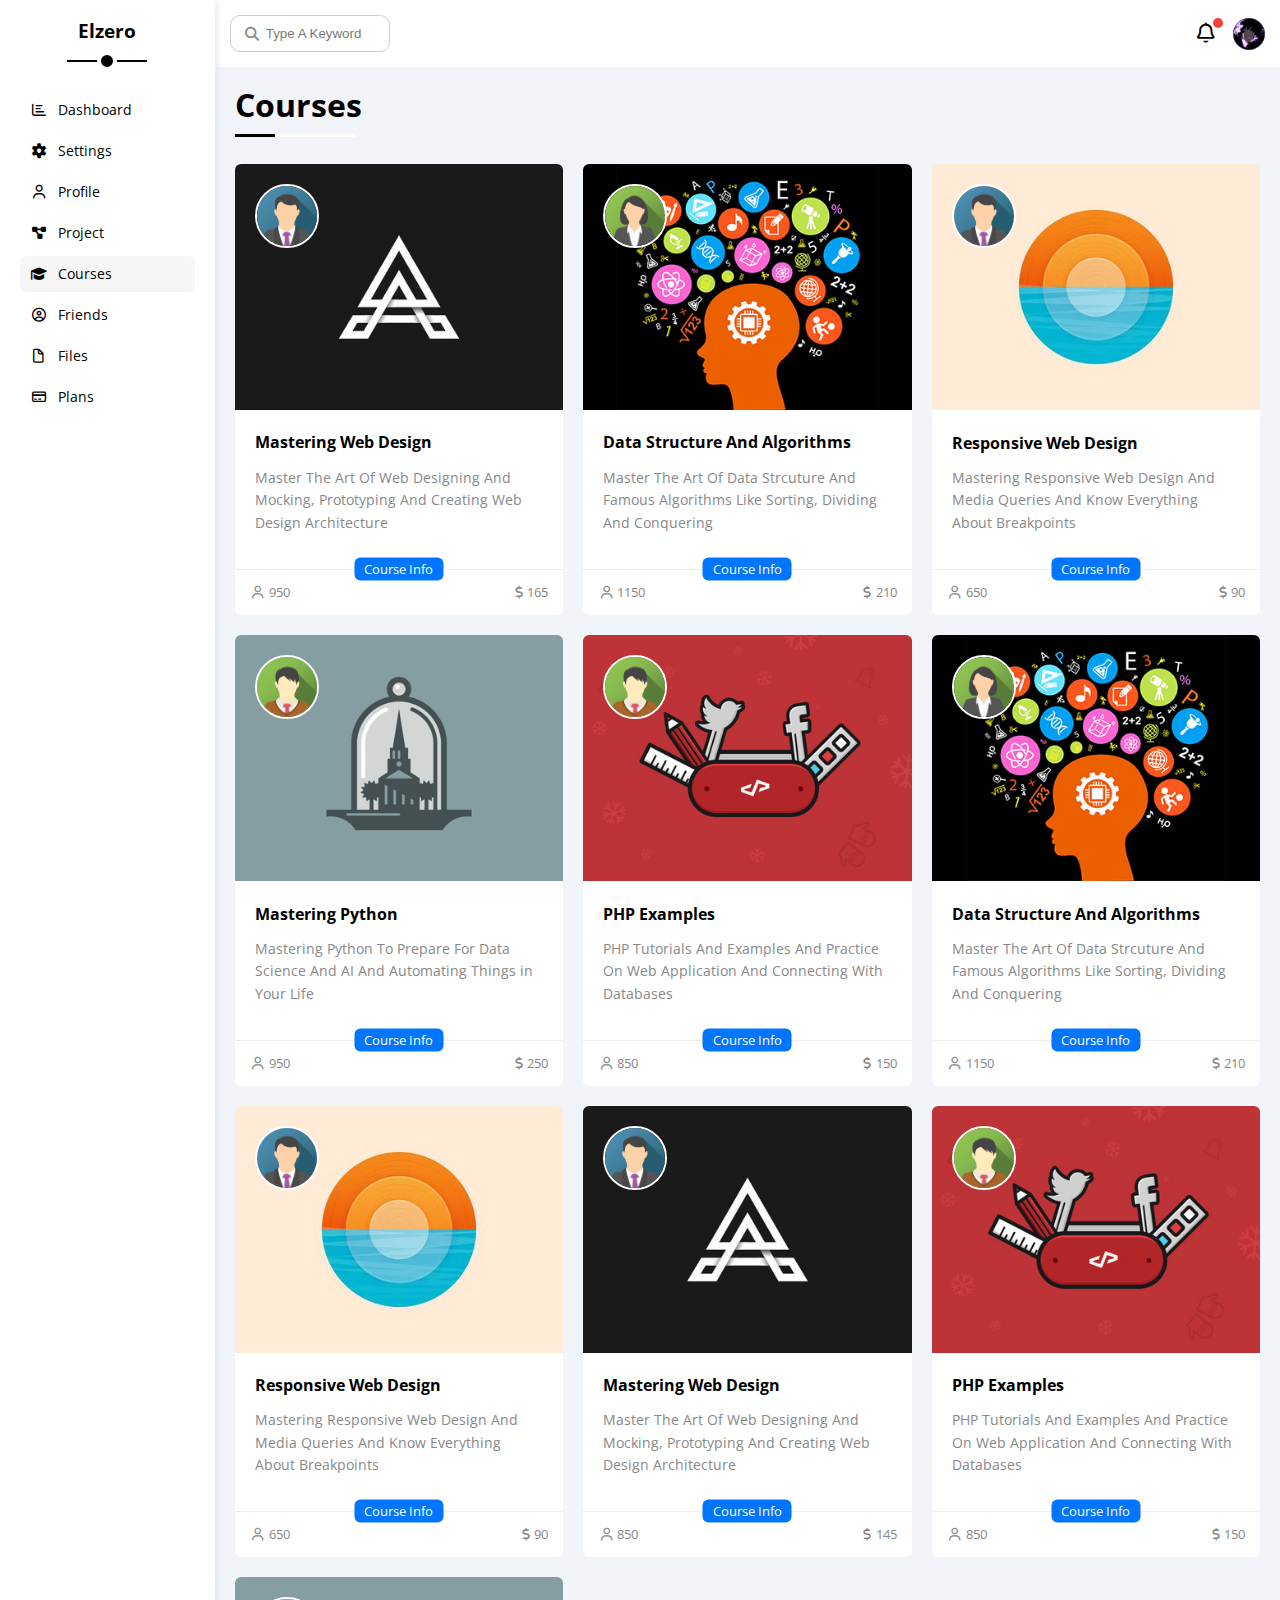
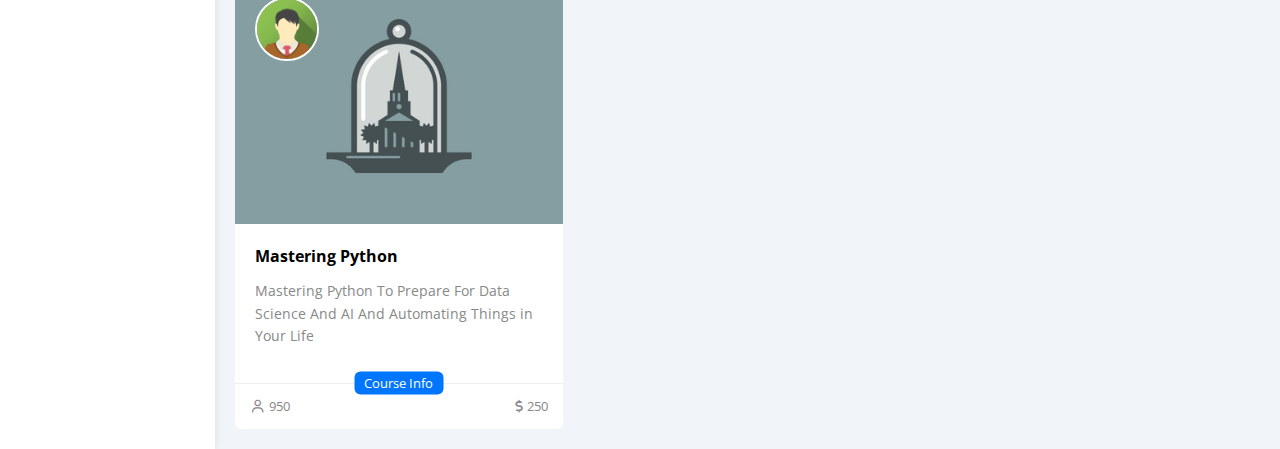
<file: pages/courses.html>
<!DOCTYPE html>
<html lang="en">
    <head>
        <meta charset="UTF-8">
        <meta name="viewport" content="width=device-width, initial-scale=1.0">
        <title>Dashboard</title>
        <!-- normalize file -->
        <link rel="stylesheet" href="../css/normalize.css">
        <!-- font awesome -->
        <link rel="stylesheet" href="../css/all.min.css">
        <!-- framework -->
        <link rel="stylesheet" href="../css/framework.css">
        <!-- style file -->
        <link rel="stylesheet" href="../css/master.css">
        <!-- google font -->
        <link rel="preconnect" href="https://fonts.googleapis.com" />
        <link rel="preconnect" href="https://fonts.gstatic.com" crossorigin />
        <link href="https://fonts.googleapis.com/css2?family=Open+Sans:wght@300;500&#038;display=swap" rel="stylesheet" />
    </head>
    <body>
        <div class="page d-flex">
            <div class="sidebar bg-white p-20 ">
                <h3 class="txt-c p-relative">Elzero</h3>
                <ul>
                    <li>
                        <a class="c-black d-flex rad-6 fs-14 p-10 align-c" href="index.html"><i class="fa-regular fa-chart-bar"></i><span class="hide-mobile">Dashboard</span></a>
                    </li>
                    <li>
                        <a class="c-black d-flex rad-6 fs-14 p-10 align-c" href="settings.html"><i class="fa-solid fa-gear"></i><span class="hide-mobile">Settings</span></a>
                    </li>
                    <li>
                        <a class="c-black d-flex rad-6 fs-14 p-10 align-c" href="profile.html"><i class="fa-regular fa-user"></i><span class="hide-mobile">Profile</span></a>
                    </li>
                    <li>
                        <a class="c-black d-flex rad-6 fs-14 p-10 align-c" href="project.html"><i class="fa-solid fa-diagram-project"></i><span class="hide-mobile">Project</span></a>    
                    </li>
                    <li>
                        <a style="background-color: #f6f6f6;" class="c-black d-flex rad-6 fs-14 p-10 align-c" href="courses.html"><i class="fa-solid fa-graduation-cap"></i><span class="hide-mobile">Courses</span></a>
                    </li>
                    <li>
                        <a class="c-black d-flex rad-6 fs-14 p-10 align-c" href="friends.html"><i class="fa-regular fa-circle-user"></i><span class="hide-mobile">Friends</span> </a>
                    </li>
                    <li>
                        <a class="c-black d-flex rad-6 fs-14 p-10 align-c" href="files.html"><i class="fa-regular fa-file"></i><span class="hide-mobile">Files</span></a>
                    </li>
                    <li>
                        <a class="c-black d-flex rad-6 fs-14 p-10 align-c" href="plans.html"><i class="fa-regular fa-credit-card"></i><span class="hide-mobile">Plans</span></a>
                    </li>
                </ul>
            </div>
            <div class="content w-full">
                <!-- start header -->
                <div class="header bg-white p-15 flex-between">
                    <div class="search p-relative">
                        <input class="p-10" type="search" placeholder="Type A Keyword">
                    </div>
                    <div class="icons d-flex align-c">
                        <div class="notifications p-relative">
                            <i class="fa-regular fa-bell"></i>
                        </div>
                        <img src="../images/avatar.jpeg" alt="">
                    </div>
                </div>
                <!-- end header -->
                <!-- start title -->
                <h1 class="main-title p-relative">Courses</h1>
                <!-- start courses's container -->
                <div class="courses-container">
                    <div class="course p-relative bg-white rad-6">
                        <img class="instractor" src="../images/team-01.png" alt="">
                        <img class="cover" src="../images/course-01.jpg" alt="">
                        <div class="text p-relative p-20">
                            <h4>Mastering Web Design</h4>
                            <p class="c-grey fs-14 mt-15 mb-15">Master The Art Of Web Designing And Mocking, Prototyping And Creating Web Design Architecture</p>
                            <span class="bg-blue c-white button-shape fs-13">Course Info</span>
                        </div>
                        <div class="info flex-between p-15 c-grey fs-13">
                            <span><i class="fa-regular fa-user"></i>950</span>
                            <span><i class="fa-solid fa-dollar-sign"></i>165</span>
                        </div>
                    </div>
                    <div class="course p-relative bg-white rad-6">
                        <img class="instractor" src="../images/team-02.png" alt="">
                        <img class="cover" src="../images/course-02.jpg" alt="">
                        <div class="text p-relative p-20">
                            <h4>Data Structure And Algorithms</h4>
                            <p class="c-grey fs-14 mt-15 mb-15">Master The Art Of Data Strcuture And Famous Algorithms Like Sorting, Dividing And Conquering</p>
                            <span class="bg-blue c-white button-shape fs-13">Course Info</span>
                        </div>
                        <div class="info flex-between p-15 c-grey fs-13">
                            <span><i class="fa-regular fa-user"></i>1150</span>
                            <span><i class="fa-solid fa-dollar-sign"></i>210</span>
                        </div>
                    </div>
                    <div class="course p-relative bg-white rad-6">
                        <img class="instractor" src="../images/team-01.png" alt="">
                        <img class="cover" src="../images/course-03.jpg" alt="">
                        <div class="text p-relative p-20">
                            <h4>Responsive Web Design</h4>
                            <p class="c-grey fs-14 mt-15 mb-15">Mastering Responsive Web Design And Media Queries And Know Everything About Breakpoints</p>
                            <span class="bg-blue c-white button-shape fs-13">Course Info</span>
                        </div>
                        <div class="info flex-between p-15 c-grey fs-13">
                            <span><i class="fa-regular fa-user"></i>650</span>
                            <span><i class="fa-solid fa-dollar-sign"></i>90</span>
                        </div>
                    </div>
                    <div class="course p-relative bg-white rad-6">
                        <img class="instractor" src="../images/team-03.png" alt="">
                        <img class="cover" src="../images/course-04.jpg" alt="">
                        <div class="text p-relative p-20">
                            <h4>Mastering Python</h4>
                            <p class="c-grey fs-14 mt-15 mb-15">Mastering Python To Prepare For Data Science And AI And Automating Things in Your Life</p>
                            <span class="bg-blue c-white button-shape fs-13">Course Info</span>
                        </div>
                        <div class="info flex-between p-15 c-grey fs-13">
                            <span><i class="fa-regular fa-user"></i>950</span>
                            <span><i class="fa-solid fa-dollar-sign"></i>250</span>
                        </div>
                    </div>
                    <div class="course p-relative bg-white rad-6">
                        <img class="instractor" src="../images/team-03.png" alt="">
                        <img class="cover" src="../images/course-05.jpg" alt="">
                        <div class="text p-relative p-20">
                            <h4>PHP Examples</h4>
                            <p class="c-grey fs-14 mt-15 mb-15">PHP Tutorials And Examples And Practice On Web Application And Connecting With Databases</p>
                            <span class="bg-blue c-white button-shape fs-13">Course Info</span>
                        </div>
                        <div class="info flex-between p-15 c-grey fs-13">
                            <span><i class="fa-regular fa-user"></i>850</span>
                            <span><i class="fa-solid fa-dollar-sign"></i>150</span>
                        </div>
                    </div>
                    <div class="course p-relative bg-white rad-6">
                        <img class="instractor" src="../images/team-02.png" alt="">
                        <img class="cover" src="../images/course-02.jpg" alt="">
                        <div class="text p-relative p-20">
                            <h4>Data Structure And Algorithms</h4>
                            <p class="c-grey fs-14 mt-15 mb-15">Master The Art Of Data Strcuture And Famous Algorithms Like Sorting, Dividing And Conquering</p>
                            <span class="bg-blue c-white button-shape fs-13">Course Info</span>
                        </div>
                        <div class="info flex-between p-15 c-grey fs-13">
                            <span><i class="fa-regular fa-user"></i>1150</span>
                            <span><i class="fa-solid fa-dollar-sign"></i>210</span>
                        </div>
                    </div>
                    <div class="course p-relative bg-white rad-6">
                        <img class="instractor" src="../images/team-01.png" alt="">
                        <img class="cover" src="../images/course-03.jpg" alt="">
                        <div class="text p-relative p-20">
                            <h4>Responsive Web Design</h4>
                            <p class="c-grey fs-14 mt-15 mb-15">Mastering Responsive Web Design And Media Queries And Know Everything About Breakpoints</p>
                            <span class="bg-blue c-white button-shape fs-13">Course Info</span>
                        </div>
                        <div class="info flex-between p-15 c-grey fs-13">
                            <span><i class="fa-regular fa-user"></i>650</span>
                            <span><i class="fa-solid fa-dollar-sign"></i>90</span>
                        </div>
                    </div>
                    <div class="course p-relative bg-white rad-6">
                        <img class="instractor" src="../images/team-01.png" alt="">
                        <img class="cover" src="../images/course-01.jpg" alt="">
                        <div class="text p-relative p-20">
                            <h4>Mastering Web Design</h4>
                            <p class="c-grey fs-14 mt-15 mb-15">Master The Art Of Web Designing And Mocking, Prototyping And Creating Web Design Architecture</p>
                            <span class="bg-blue c-white button-shape fs-13">Course Info</span>
                        </div>
                        <div class="info flex-between p-15 c-grey fs-13">
                            <span><i class="fa-regular fa-user"></i>850</span>
                            <span><i class="fa-solid fa-dollar-sign"></i>145</span>
                        </div>
                    </div>
                    <div class="course p-relative bg-white rad-6">
                        <img class="instractor" src="../images/team-03.png" alt="">
                        <img class="cover" src="../images/course-05.jpg" alt="">
                        <div class="text p-relative p-20">
                            <h4>PHP Examples</h4>
                            <p class="c-grey fs-14 mt-15 mb-15">PHP Tutorials And Examples And Practice On Web Application And Connecting With Databases</p>
                            <span class="bg-blue c-white button-shape fs-13">Course Info</span>
                        </div>
                        <div class="info flex-between p-15 c-grey fs-13">
                            <span><i class="fa-regular fa-user"></i>850</span>
                            <span><i class="fa-solid fa-dollar-sign"></i>150</span>
                        </div>
                    </div>
                    <div class="course p-relative bg-white rad-6">
                        <img class="instractor" src="../images/team-03.png" alt="">
                        <img class="cover" src="../images/course-04.jpg" alt="">
                        <div class="text p-relative p-20">
                            <h4>Mastering Python</h4>
                            <p class="c-grey fs-14 mt-15 mb-15">Mastering Python To Prepare For Data Science And AI And Automating Things in Your Life</p>
                            <span class="bg-blue c-white button-shape fs-13">Course Info</span>
                        </div>
                        <div class="info flex-between p-15 c-grey fs-13">
                            <span><i class="fa-regular fa-user"></i>950</span>
                            <span><i class="fa-solid fa-dollar-sign"></i>250</span>
                        </div>
                    </div>
                </div>
                <!-- end courses's container -->
            </div>
        </div>
    </body>
</html>
</file>
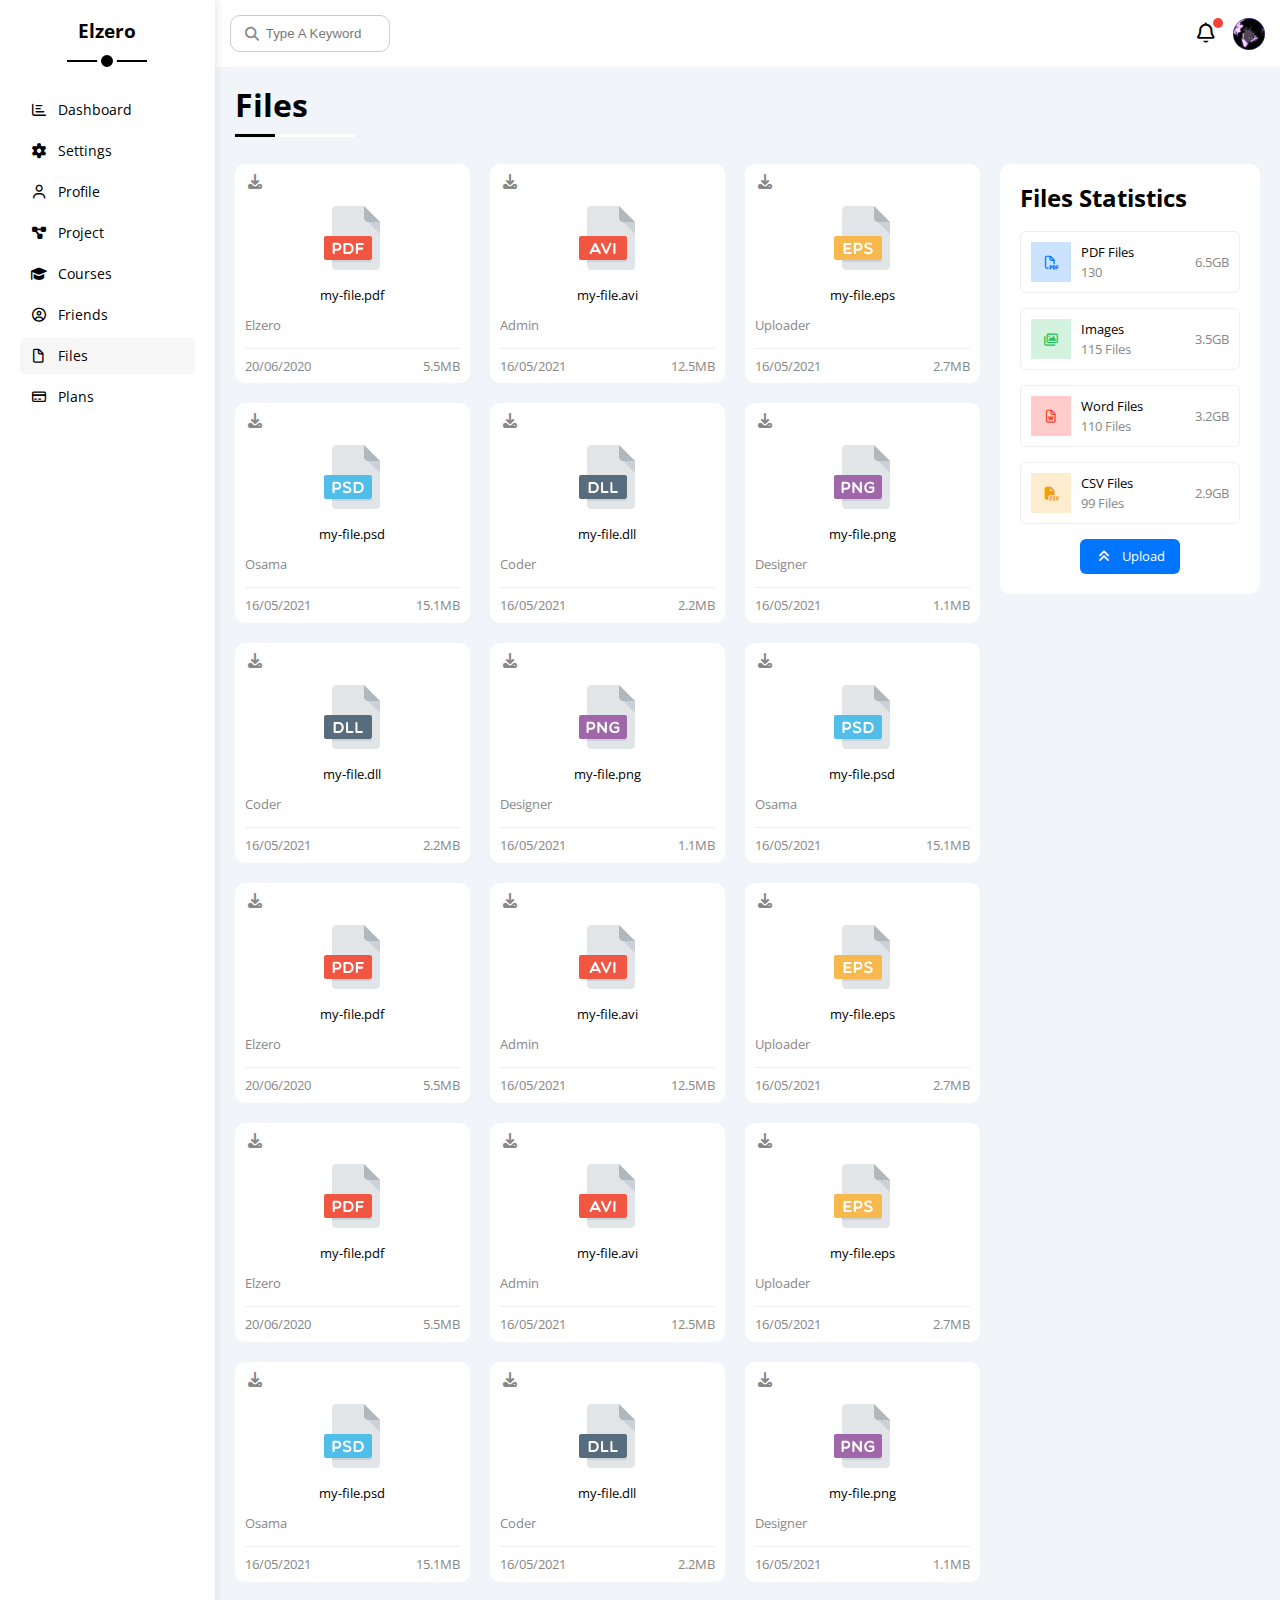
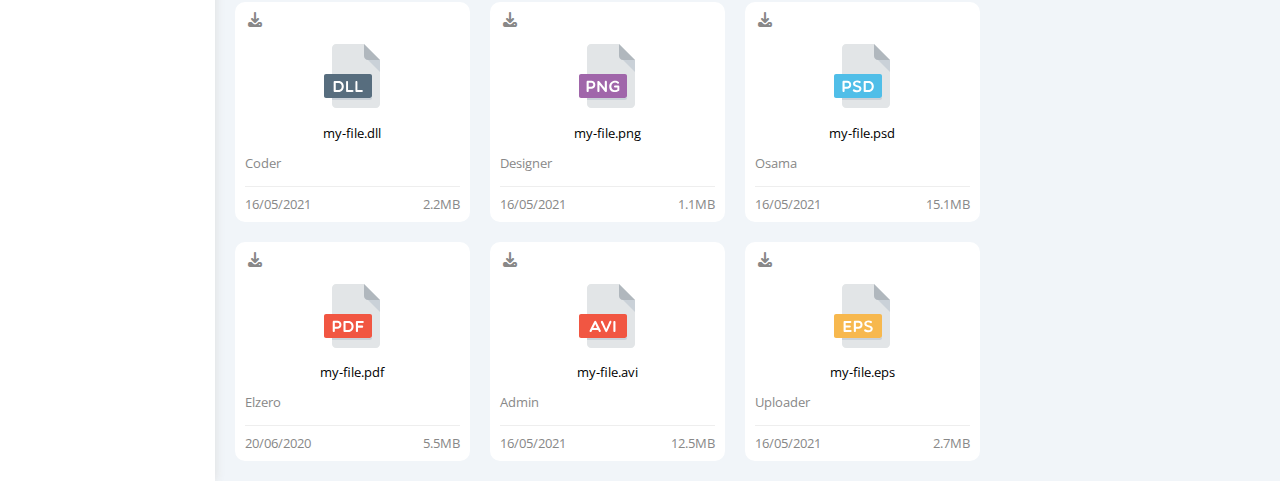
<file: pages/files.html>
<!DOCTYPE html>
<html lang="en">
    <head>
        <meta charset="UTF-8">
        <meta name="viewport" content="width=device-width, initial-scale=1.0">
        <title>Dashboard</title>
        <!-- normalize file -->
        <link rel="stylesheet" href="../css/normalize.css">
        <!-- font awesome -->
        <link rel="stylesheet" href="../css/all.min.css">
        <!-- framework -->
        <link rel="stylesheet" href="../css/framework.css">
        <!-- style file -->
        <link rel="stylesheet" href="../css/master.css">
        <!-- google font -->
        <link rel="preconnect" href="https://fonts.googleapis.com" />
        <link rel="preconnect" href="https://fonts.gstatic.com" crossorigin />
        <link href="https://fonts.googleapis.com/css2?family=Open+Sans:wght@300;500&#038;display=swap" rel="stylesheet" />
    </head>
    <body>
        <div class="page d-flex">
            <div class="sidebar bg-white p-20 ">
                <h3 class="txt-c p-relative">Elzero</h3>
                <ul>
                    <li>
                        <a class="c-black d-flex rad-6 fs-14 p-10 align-c" href="index.html"><i class="fa-regular fa-chart-bar"></i><span class="hide-mobile">Dashboard</span></a>
                    </li>
                    <li>
                        <a class="c-black d-flex rad-6 fs-14 p-10 align-c" href="settings.html"><i class="fa-solid fa-gear"></i><span class="hide-mobile">Settings</span></a>
                    </li>
                    <li>
                        <a class="c-black d-flex rad-6 fs-14 p-10 align-c" href="profile.html"><i class="fa-regular fa-user"></i><span class="hide-mobile">Profile</span></a>
                    </li>
                    <li>
                        <a class="c-black d-flex rad-6 fs-14 p-10 align-c" href="project.html"><i class="fa-solid fa-diagram-project"></i><span class="hide-mobile">Project</span></a>    
                    </li>
                    <li>
                        <a class="c-black d-flex rad-6 fs-14 p-10 align-c" href="courses.html"><i class="fa-solid fa-graduation-cap"></i><span class="hide-mobile">Courses</span></a>
                    </li>
                    <li>
                        <a class="c-black d-flex rad-6 fs-14 p-10 align-c" href="friends.html"><i class="fa-regular fa-circle-user"></i><span class="hide-mobile">Friends</span> </a>
                    </li>
                    <li>
                        <a  style="background-color: #f6f6f6;" class="c-black d-flex rad-6 fs-14 p-10 align-c" href="files.html"><i class="fa-regular fa-file"></i><span class="hide-mobile">Files</span></a>
                    </li>
                    <li>
                        <a class="c-black d-flex rad-6 fs-14 p-10 align-c" href="plans.html"><i class="fa-regular fa-credit-card"></i><span class="hide-mobile">Plans</span></a>
                    </li>
                </ul>
            </div>
            <div class="content w-full">
                <!-- start header -->
                <div class="header bg-white p-15 flex-between">
                    <div class="search p-relative">
                        <input class="p-10" type="search" placeholder="Type A Keyword">
                    </div>
                    <div class="icons d-flex align-c">
                        <div class="notifications p-relative">
                            <i class="fa-regular fa-bell"></i>
                        </div>
                        <img src="../images/avatar.jpeg" alt="">
                    </div>
                </div>
                <!-- end header -->
                <!-- start title -->
                <h1 class="main-title p-relative">Files</h1>
                <!-- start files page -->
                <div class="files-page d-flex gap-20 m-20">
                    <!-- start files -->
                    <div class="files w-full">
                        <div class="file pdf bg-white rad-10 p-10 fs-13">
                            <i class="fa-solid fa-download c-grey"></i>
                            <div class="txt-c">
                                <img src="../images/pdf.svg" class="mt-15 mb-15">
                            </div>
                            <p class="txt-c">my-file.pdf</p>
                            <p class="uploader c-grey mt-15 mb-15">Elzero</p>
                            <div class="info flex-between c-grey pt-10">
                                <p>20/06/2020</p>
                                <p>5.5MB</p>
                            </div>
                        </div>
                        <div class="file avi bg-white rad-10 p-10 fs-13">
                            <i class="fa-solid fa-download c-grey"></i>
                            <div class="txt-c">
                                <img src="../images/avi.svg" class="mt-15 mb-15">
                            </div>
                            <p class="txt-c">my-file.avi</p>
                            <p class="uploader c-grey mt-15 mb-15">Admin</p>
                            <div class="info flex-between c-grey pt-10">
                                <p>16/05/2021</p>
                                <p>12.5MB</p>
                            </div>
                        </div>
                        <div class="file eps bg-white rad-10 p-10 fs-13">
                            <i class="fa-solid fa-download c-grey"></i>
                            <div class="txt-c">
                                <img src="../images/eps.svg" class="mt-15 mb-15">
                            </div>
                            <p class="txt-c">my-file.eps</p>
                            <p class="uploader c-grey mt-15 mb-15">Uploader</p>
                            <div class="info flex-between c-grey pt-10">
                                <p>16/05/2021</p>
                                <p>2.7MB</p>
                            </div>
                        </div>
                        <div class="file psd bg-white rad-10 p-10 fs-13">
                            <i class="fa-solid fa-download c-grey"></i>
                            <div class="txt-c">
                                <img src="../images/psd.svg" class="mt-15 mb-15">
                            </div>
                            <p class="txt-c">my-file.psd</p>
                            <p class="uploader c-grey mt-15 mb-15">Osama</p>
                            <div class="info flex-between c-grey pt-10">
                                <p>16/05/2021</p>
                                <p>15.1MB</p>
                            </div>
                        </div>
                        <div class="file dll bg-white rad-10 p-10 fs-13">
                            <i class="fa-solid fa-download c-grey"></i>
                            <div class="txt-c">
                                <img src="../images/dll.svg" class="mt-15 mb-15">
                            </div>
                            <p class="txt-c">my-file.dll</p>
                            <p class="uploader c-grey mt-15 mb-15">Coder</p>
                            <div class="info flex-between c-grey pt-10">
                                <p>16/05/2021</p>
                                <p>2.2MB</p>
                            </div>
                        </div>
                        <div class="file png bg-white rad-10 p-10 fs-13">
                            <i class="fa-solid fa-download c-grey"></i>
                            <div class="txt-c">
                                <img src="../images/png.svg" class="mt-15 mb-15">
                            </div>
                            <p class="txt-c">my-file.png</p>
                            <p class="uploader c-grey mt-15 mb-15">Designer</p>
                            <div class="info flex-between c-grey pt-10">
                                <p>16/05/2021</p>
                                <p>1.1MB</p>
                            </div>
                        </div>
                        <div class="file dll bg-white rad-10 p-10 fs-13">
                            <i class="fa-solid fa-download c-grey"></i>
                            <div class="txt-c">
                                <img src="../images/dll.svg" class="mt-15 mb-15">
                            </div>
                            <p class="txt-c">my-file.dll</p>
                            <p class="uploader c-grey mt-15 mb-15">Coder</p>
                            <div class="info flex-between c-grey pt-10">
                                <p>16/05/2021</p>
                                <p>2.2MB</p>
                            </div>
                        </div>
                        <div class="file png bg-white rad-10 p-10 fs-13">
                            <i class="fa-solid fa-download c-grey"></i>
                            <div class="txt-c">
                                <img src="../images/png.svg" class="mt-15 mb-15">
                            </div>
                            <p class="txt-c">my-file.png</p>
                            <p class="uploader c-grey mt-15 mb-15">Designer</p>
                            <div class="info flex-between c-grey pt-10">
                                <p>16/05/2021</p>
                                <p>1.1MB</p>
                            </div>
                        </div>
                        <div class="file psd bg-white rad-10 p-10 fs-13">
                            <i class="fa-solid fa-download c-grey"></i>
                            <div class="txt-c">
                                <img src="../images/psd.svg" class="mt-15 mb-15">
                            </div>
                            <p class="txt-c">my-file.psd</p>
                            <p class="uploader c-grey mt-15 mb-15">Osama</p>
                            <div class="info flex-between c-grey pt-10">
                                <p>16/05/2021</p>
                                <p>15.1MB</p>
                            </div>
                        </div>
                        <div class="file pdf bg-white rad-10 p-10 fs-13">
                            <i class="fa-solid fa-download c-grey"></i>
                            <div class="txt-c">
                                <img src="../images/pdf.svg" class="mt-15 mb-15">
                            </div>
                            <p class="txt-c">my-file.pdf</p>
                            <p class="uploader c-grey mt-15 mb-15">Elzero</p>
                            <div class="info flex-between c-grey pt-10">
                                <p>20/06/2020</p>
                                <p>5.5MB</p>
                            </div>
                        </div>
                        <div class="file avi bg-white rad-10 p-10 fs-13">
                            <i class="fa-solid fa-download c-grey"></i>
                            <div class="txt-c">
                                <img src="../images/avi.svg" class="mt-15 mb-15">
                            </div>
                            <p class="txt-c">my-file.avi</p>
                            <p class="uploader c-grey mt-15 mb-15">Admin</p>
                            <div class="info flex-between c-grey pt-10">
                                <p>16/05/2021</p>
                                <p>12.5MB</p>
                            </div>
                        </div>
                        <div class="file eps bg-white rad-10 p-10 fs-13">
                            <i class="fa-solid fa-download c-grey"></i>
                            <div class="txt-c">
                                <img src="../images/eps.svg" class="mt-15 mb-15">
                            </div>
                            <p class="txt-c">my-file.eps</p>
                            <p class="uploader c-grey mt-15 mb-15">Uploader</p>
                            <div class="info flex-between c-grey pt-10">
                                <p>16/05/2021</p>
                                <p>2.7MB</p>
                            </div>
                        </div>
                        <div class="file pdf bg-white rad-10 p-10 fs-13">
                            <i class="fa-solid fa-download c-grey"></i>
                            <div class="txt-c">
                                <img src="../images/pdf.svg" class="mt-15 mb-15">
                            </div>
                            <p class="txt-c">my-file.pdf</p>
                            <p class="uploader c-grey mt-15 mb-15">Elzero</p>
                            <div class="info flex-between c-grey pt-10">
                                <p>20/06/2020</p>
                                <p>5.5MB</p>
                            </div>
                        </div>
                        <div class="file avi bg-white rad-10 p-10 fs-13">
                            <i class="fa-solid fa-download c-grey"></i>
                            <div class="txt-c">
                                <img src="../images/avi.svg" class="mt-15 mb-15">
                            </div>
                            <p class="txt-c">my-file.avi</p>
                            <p class="uploader c-grey mt-15 mb-15">Admin</p>
                            <div class="info flex-between c-grey pt-10">
                                <p>16/05/2021</p>
                                <p>12.5MB</p>
                            </div>
                        </div>
                        <div class="file eps bg-white rad-10 p-10 fs-13">
                            <i class="fa-solid fa-download c-grey"></i>
                            <div class="txt-c">
                                <img src="../images/eps.svg" class="mt-15 mb-15">
                            </div>
                            <p class="txt-c">my-file.eps</p>
                            <p class="uploader c-grey mt-15 mb-15">Uploader</p>
                            <div class="info flex-between c-grey pt-10">
                                <p>16/05/2021</p>
                                <p>2.7MB</p>
                            </div>
                        </div>
                        <div class="file psd bg-white rad-10 p-10 fs-13">
                            <i class="fa-solid fa-download c-grey"></i>
                            <div class="txt-c">
                                <img src="../images/psd.svg" class="mt-15 mb-15">
                            </div>
                            <p class="txt-c">my-file.psd</p>
                            <p class="uploader c-grey mt-15 mb-15">Osama</p>
                            <div class="info flex-between c-grey pt-10">
                                <p>16/05/2021</p>
                                <p>15.1MB</p>
                            </div>
                        </div>
                        <div class="file dll bg-white rad-10 p-10 fs-13">
                            <i class="fa-solid fa-download c-grey"></i>
                            <div class="txt-c">
                                <img src="../images/dll.svg" class="mt-15 mb-15">
                            </div>
                            <p class="txt-c">my-file.dll</p>
                            <p class="uploader c-grey mt-15 mb-15">Coder</p>
                            <div class="info flex-between c-grey pt-10">
                                <p>16/05/2021</p>
                                <p>2.2MB</p>
                            </div>
                        </div>
                        <div class="file png bg-white rad-10 p-10 fs-13">
                            <i class="fa-solid fa-download c-grey"></i>
                            <div class="txt-c">
                                <img src="../images/png.svg" class="mt-15 mb-15">
                            </div>
                            <p class="txt-c">my-file.png</p>
                            <p class="uploader c-grey mt-15 mb-15">Designer</p>
                            <div class="info flex-between c-grey pt-10">
                                <p>16/05/2021</p>
                                <p>1.1MB</p>
                            </div>
                        </div>
                        <div class="file dll bg-white rad-10 p-10 fs-13">
                            <i class="fa-solid fa-download c-grey"></i>
                            <div class="txt-c">
                                <img src="../images/dll.svg" class="mt-15 mb-15">
                            </div>
                            <p class="txt-c">my-file.dll</p>
                            <p class="uploader c-grey mt-15 mb-15">Coder</p>
                            <div class="info flex-between c-grey pt-10">
                                <p>16/05/2021</p>
                                <p>2.2MB</p>
                            </div>
                        </div>
                        <div class="file png bg-white rad-10 p-10 fs-13">
                            <i class="fa-solid fa-download c-grey"></i>
                            <div class="txt-c">
                                <img src="../images/png.svg" class="mt-15 mb-15">
                            </div>
                            <p class="txt-c">my-file.png</p>
                            <p class="uploader c-grey mt-15 mb-15">Designer</p>
                            <div class="info flex-between c-grey pt-10">
                                <p>16/05/2021</p>
                                <p>1.1MB</p>
                            </div>
                        </div>
                        <div class="file psd bg-white rad-10 p-10 fs-13">
                            <i class="fa-solid fa-download c-grey"></i>
                            <div class="txt-c">
                                <img src="../images/psd.svg" class="mt-15 mb-15">
                            </div>
                            <p class="txt-c">my-file.psd</p>
                            <p class="uploader c-grey mt-15 mb-15">Osama</p>
                            <div class="info flex-between c-grey pt-10">
                                <p>16/05/2021</p>
                                <p>15.1MB</p>
                            </div>
                        </div>
                        <div class="file pdf bg-white rad-10 p-10 fs-13">
                            <i class="fa-solid fa-download c-grey"></i>
                            <div class="txt-c">
                                <img src="../images/pdf.svg" class="mt-15 mb-15">
                            </div>
                            <p class="txt-c">my-file.pdf</p>
                            <p class="uploader c-grey mt-15 mb-15">Elzero</p>
                            <div class="info flex-between c-grey pt-10">
                                <p>20/06/2020</p>
                                <p>5.5MB</p>
                            </div>
                        </div>
                        <div class="file avi bg-white rad-10 p-10 fs-13">
                            <i class="fa-solid fa-download c-grey"></i>
                            <div class="txt-c">
                                <img src="../images/avi.svg" class="mt-15 mb-15">
                            </div>
                            <p class="txt-c">my-file.avi</p>
                            <p class="uploader c-grey mt-15 mb-15">Admin</p>
                            <div class="info flex-between c-grey pt-10">
                                <p>16/05/2021</p>
                                <p>12.5MB</p>
                            </div>
                        </div>
                        <div class="file eps bg-white rad-10 p-10 fs-13">
                            <i class="fa-solid fa-download c-grey"></i>
                            <div class="txt-c">
                                <img src="../images/eps.svg" class="mt-15 mb-15">
                            </div>
                            <p class="txt-c">my-file.eps</p>
                            <p class="uploader c-grey mt-15 mb-15">Uploader</p>
                            <div class="info flex-between c-grey pt-10">
                                <p>16/05/2021</p>
                                <p>2.7MB</p>
                            </div>
                        </div>
                    </div>
                    <!-- end files -->
                    <!-- start files-stats -->
                    <div class="files-stats">
                        <div class="stats bg-white rad-10 p-20">
                            <h2 class="mb-20">Files Statistics</h2>
                            <div class="stat d-flex align-c rad-6 p-10 mb-15 fs-13">
                                <i class="fa-regular fa-file-pdf blue center-flex c-blue mr-10"></i>
                                <div class="info">
                                    <span class="">PDF Files</span>
                                    <p class="mt-5 c-grey">130</p>
                                </div>
                                <span class="c-grey">6.5GB</span>
                            </div>
                            <div class="stat d-flex align-c rad-6 p-10 mb-15 fs-13">
                                <i class="fa-regular fa-images green center-flex c-green mr-10"></i>
                                <div class="info">
                                    <span class="">Images</span>
                                    <p class="mt-5 c-grey">115 Files</p>
                                </div>
                                <span class="c-grey">3.5GB</span>
                            </div>
                            <div class="stat d-flex align-c rad-6 p-10 mb-15 fs-13">
                                <i class="fa-regular fa-file-word red center-flex c-red mr-10"></i>
                                <div class="info">
                                    <span class="">Word Files</span>
                                    <p class="mt-5 c-grey">110 Files</p>
                                </div>
                                <span class="c-grey">3.2GB</span>
                            </div>
                            <div class="stat d-flex align-c rad-6 p-10 mb-15 fs-13">
                                <i class="fa-solid fa-file-csv orange center-flex c-orange mr-10"></i>
                                <div class="info">
                                    <span class="">CSV Files</span>
                                    <p class="mt-5 c-grey">99 Files</p>
                                </div>
                                <span class="c-grey">2.9GB</span>
                            </div>
                            <a class="d-block w-fit rad-6 bg-blue c-white fs-13" href="#"><i class="fa-solid fa-angles-up p-relative mr-10"></i>Upload</a>
                        </div>
                    </div>
                    <!-- start files-stats -->
                </div>
                <!-- end files page -->
            </div>
        </div>
    </body>
</html>
</file>
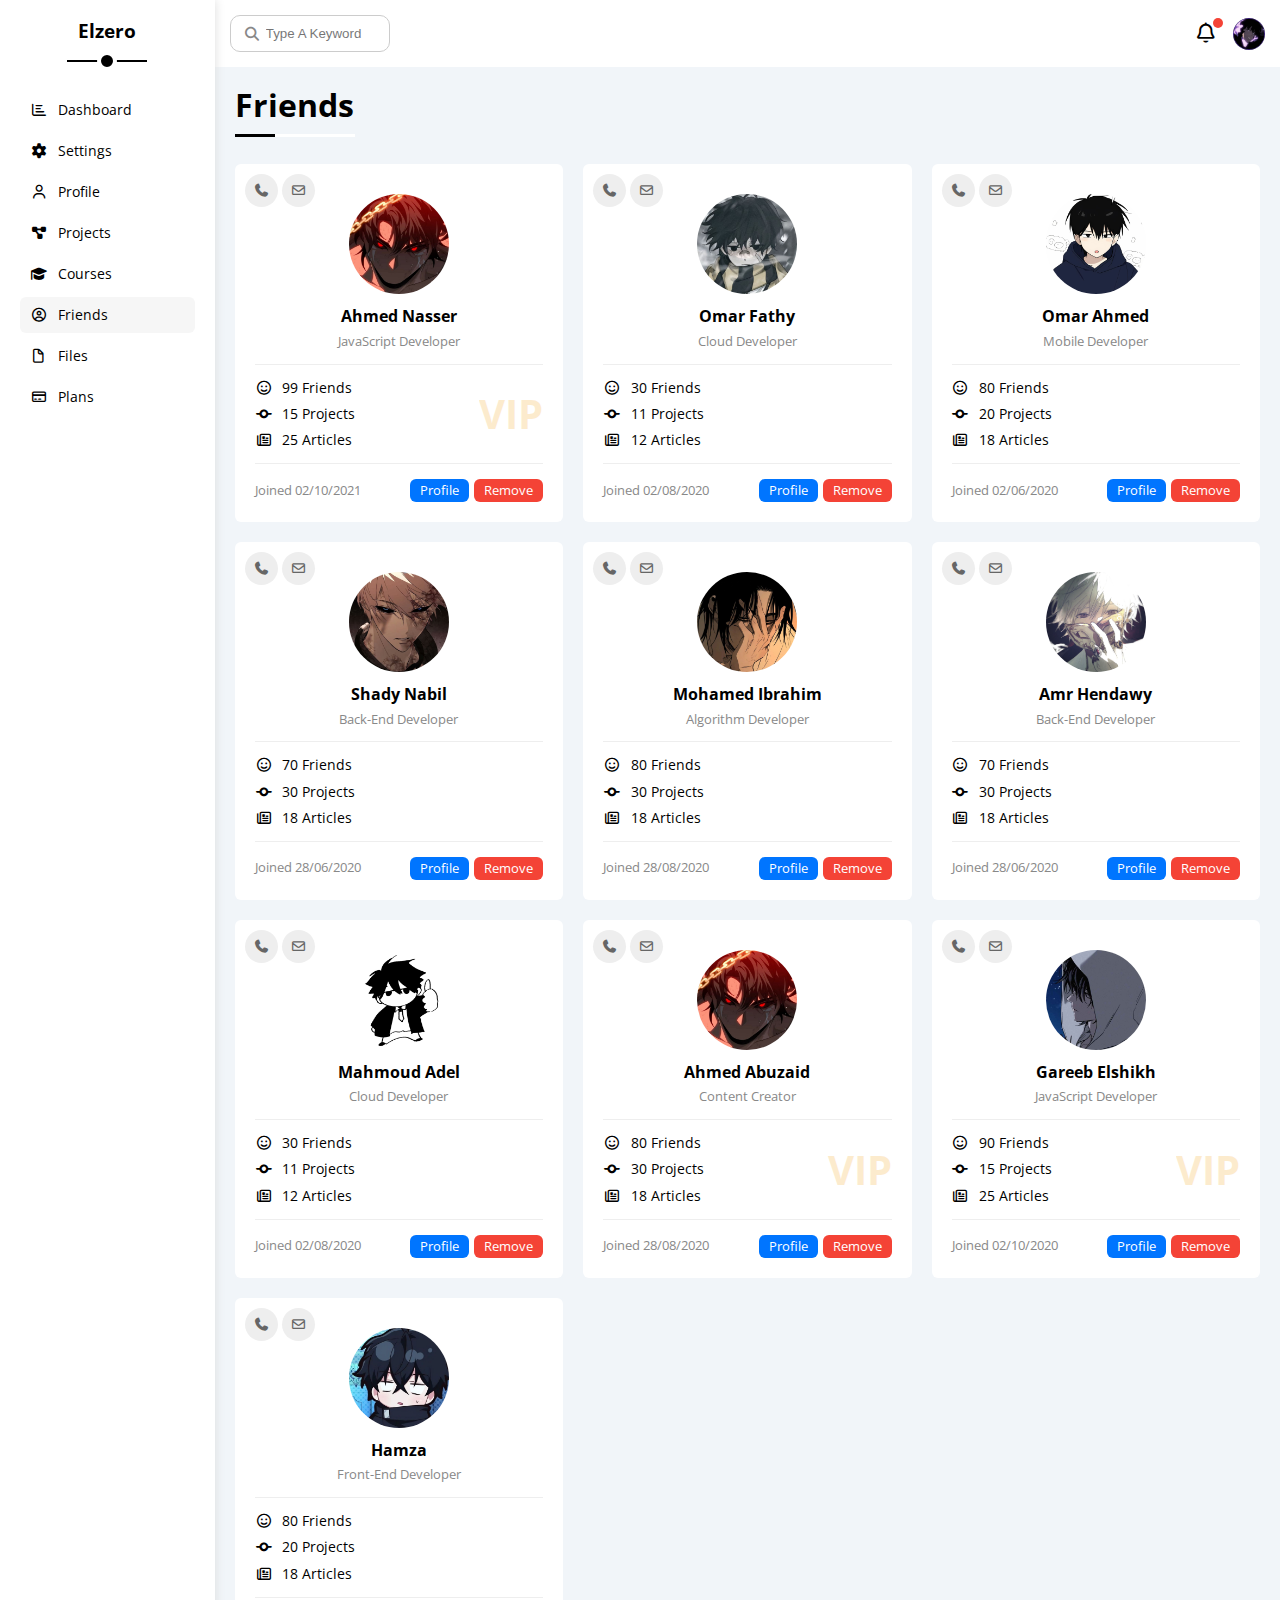
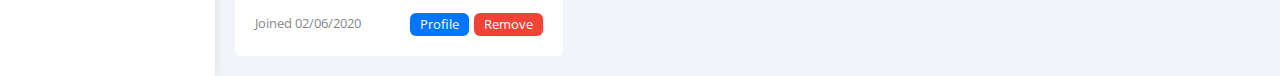
<file: pages/friends.html>
<!DOCTYPE html>
<html lang="en">
    <head>
        <meta charset="UTF-8">
        <meta name="viewport" content="width=device-width, initial-scale=1.0">
        <title>Friends</title>
        <!-- normalize file -->
        <link rel="stylesheet" href="../css/normalize.css">
        <!-- font awesome -->
        <link rel="stylesheet" href="../css/all.min.css">
        <!-- framework -->
        <link rel="stylesheet" href="../css/framework.css">
        <!-- style file -->
        <link rel="stylesheet" href="../css/master.css">
        <!-- google font -->
        <link rel="preconnect" href="https://fonts.googleapis.com" />
        <link rel="preconnect" href="https://fonts.gstatic.com" crossorigin />
        <link href="https://fonts.googleapis.com/css2?family=Open+Sans:wght@300;500&#038;display=swap" rel="stylesheet" />
    </head>
    <body>
        <div class="page d-flex">
            <div class="sidebar bg-white p-20 ">
                <h3 class="txt-c p-relative">Elzero</h3>
                <ul>
                    <li>
                        <a class="c-black d-flex rad-6 fs-14 p-10 align-c" href="index.html"><i class="fa-regular fa-chart-bar"></i><span class="hide-mobile">Dashboard</span></a>
                    </li>
                    <li>
                        <a class="c-black d-flex rad-6 fs-14 p-10 align-c" href="settings.html"><i class="fa-solid fa-gear"></i><span class="hide-mobile">Settings</span></a>
                    </li>
                    <li>
                        <a class="c-black d-flex rad-6 fs-14 p-10 align-c" href="profile.html"><i class="fa-regular fa-user"></i><span class="hide-mobile">Profile</span></a>
                    </li>
                    <li>
                        <a class="c-black d-flex rad-6 fs-14 p-10 align-c" href="projects.html"><i class="fa-solid fa-diagram-project"></i><span class="hide-mobile">Projects</span></a>    
                    </li>
                    <li>
                        <a class="c-black d-flex rad-6 fs-14 p-10 align-c" href="courses.html"><i class="fa-solid fa-graduation-cap"></i><span class="hide-mobile">Courses</span></a>
                    </li>
                    <li>
                        <a style="background-color: #f6f6f6;" class="c-black d-flex rad-6 fs-14 p-10 align-c" href="friends.html"><i class="fa-regular fa-circle-user"></i><span class="hide-mobile">Friends</span> </a>
                    </li>
                    <li>
                        <a class="c-black d-flex rad-6 fs-14 p-10 align-c" href="files.html"><i class="fa-regular fa-file"></i><span class="hide-mobile">Files</span></a>
                    </li>
                    <li>
                        <a class="c-black d-flex rad-6 fs-14 p-10 align-c" href="plans.html"><i class="fa-regular fa-credit-card"></i><span class="hide-mobile">Plans</span></a>
                    </li>
                </ul>
            </div>
            <div class="content w-full">
                <!-- start header -->
                <div class="header bg-white p-15 flex-between">
                    <div class="search p-relative">
                        <input class="p-10" type="search" placeholder="Type A Keyword">
                    </div>
                    <div class="icons d-flex align-c">
                        <div class="notifications p-relative">
                            <i class="fa-regular fa-bell"></i>
                        </div>
                        <img src="../images/avatar.jpeg" alt="">
                    </div>
                </div>
                <!-- end header -->
                <!-- start title -->
                <h1 class="main-title p-relative">Friends</h1>
                <!-- start friend's holder -->
                <div class="friends-holder">
                    <!-- start friends -->
                    <div class="friend p-relative bg-white rad-6 p-20">
                        <div class="contact">
                            <i class="fa-solid fa-phone"></i>
                            <i class="fa-regular fa-envelope"></i>
                        </div>
                        <div class="head txt-c">
                            <img class="rad-half mt-10 mb-10" src="../images/friend-01.jpeg" alt="">
                            <h4>Ahmed Nasser</h4>
                            <p class="c-grey fs-13">JavaScript Developer</p>
                        </div>
                        <div class="body vip p-relative pt-15 pb-15 mt-15 mb-15">
                            <div class="fs-14 mb-10"><i class="fa-regular fa-face-smile mr-10"></i><span>99 Friends</span></div>
                            <div class="fs-14 mb-10"><i class="fa-solid fa-code-commit mr-10"></i><span>15 Projects</span></div>
                            <div class="fs-14"><i class="fa-regular fa-newspaper mr-10"></i><span>25 Articles</span></div>
                        </div>
                        <div class="info flex-between fs-13">
                            <p class="c-grey">Joined 02/10/2021</p>
                            <div class="d-flex"><a href="profile.html" class="button-shape d-block bg-blue c-white">Profile</a><a href="" class="button-shape d-block bg-red c-white">Remove</a></div>
                        </div>
                    </div>
                    <div class="friend p-relative bg-white rad-6 p-20">
                        <div class="contact">
                            <i class="fa-solid fa-phone"></i>
                            <i class="fa-regular fa-envelope"></i>
                        </div>
                        <div class="head txt-c">
                            <img class="rad-half mt-10 mb-10" src="../images/friend-02.jpeg" alt="">
                            <h4>Omar Fathy</h4>
                            <p class="c-grey fs-13">Cloud Developer</p>
                        </div>
                        <div class="body p-relative pt-15 pb-15 mt-15 mb-15">
                            <div class="fs-14 mb-10"><i class="fa-regular fa-face-smile mr-10"></i><span>30 Friends</span></div>
                            <div class="fs-14 mb-10"><i class="fa-solid fa-code-commit mr-10"></i><span>11 Projects</span></div>
                            <div class="fs-14"><i class="fa-regular fa-newspaper mr-10"></i><span>12 Articles</span></div>
                        </div>
                        <div class="info flex-between fs-13">
                            <p class="c-grey">Joined 02/08/2020</p>
                            <div class="d-flex"><a href="profile.html" class="button-shape d-block bg-blue c-white">Profile</a><a href="" class="button-shape d-block bg-red c-white">Remove</a></div>
                        </div>
                    </div>
                    <div class="friend p-relative bg-white rad-6 p-20">
                        <div class="contact">
                            <i class="fa-solid fa-phone"></i>
                            <i class="fa-regular fa-envelope"></i>
                        </div>
                        <div class="head txt-c">
                            <img class="rad-half mt-10 mb-10" src="../images/friend-03.jpeg" alt="">
                            <h4>Omar Ahmed</h4>
                            <p class="c-grey fs-13">Mobile Developer</p>
                        </div>
                        <div class="body p-relative pt-15 pb-15 mt-15 mb-15">
                            <div class="fs-14 mb-10"><i class="fa-regular fa-face-smile mr-10"></i><span>80 Friends</span></div>
                            <div class="fs-14 mb-10"><i class="fa-solid fa-code-commit mr-10"></i><span>20 Projects</span></div>
                            <div class="fs-14"><i class="fa-regular fa-newspaper mr-10"></i><span>18 Articles</span></div>
                        </div>
                        <div class="info flex-between fs-13">
                            <p class="c-grey">Joined 02/06/2020</p>
                            <div class="d-flex"><a href="profile.html" class="button-shape d-block bg-blue c-white">Profile</a><a href="" class="button-shape d-block bg-red c-white">Remove</a></div>
                        </div>
                    </div>
                    <div class="friend p-relative bg-white rad-6 p-20">
                        <div class="contact">
                            <i class="fa-solid fa-phone"></i>
                            <i class="fa-regular fa-envelope"></i>
                        </div>
                        <div class="head txt-c">
                            <img class="rad-half mt-10 mb-10" src="../images/friend-04.jpeg" alt="">
                            <h4>Shady Nabil</h4>
                            <p class="c-grey fs-13">Back-End Developer</p>
                        </div>
                        <div class="body p-relative pt-15 pb-15 mt-15 mb-15">
                            <div class="fs-14 mb-10"><i class="fa-regular fa-face-smile mr-10"></i><span>70 Friends</span></div>
                            <div class="fs-14 mb-10"><i class="fa-solid fa-code-commit mr-10"></i><span>30 Projects</span></div>
                            <div class="fs-14"><i class="fa-regular fa-newspaper mr-10"></i><span>18 Articles</span></div>
                        </div>
                        <div class="info flex-between fs-13">
                            <p class="c-grey">Joined 28/06/2020</p>
                            <div class="d-flex"><a href="profile.html" class="button-shape d-block bg-blue c-white">Profile</a><a href="" class="button-shape d-block bg-red c-white">Remove</a></div>
                        </div>
                    </div>
                    <div class="friend p-relative bg-white rad-6 p-20">
                        <div class="contact">
                            <i class="fa-solid fa-phone"></i>
                            <i class="fa-regular fa-envelope"></i>
                        </div>
                        <div class="head txt-c">
                            <img class="rad-half mt-10 mb-10" src="../images/friend-05.jpeg" alt="">
                            <h4>Mohamed Ibrahim</h4>
                            <p class="c-grey fs-13">Algorithm Developer</p>
                        </div>
                        <div class="body p-relative pt-15 pb-15 mt-15 mb-15">
                            <div class="fs-14 mb-10"><i class="fa-regular fa-face-smile mr-10"></i><span>80 Friends</span></div>
                            <div class="fs-14 mb-10"><i class="fa-solid fa-code-commit mr-10"></i><span>30 Projects</span></div>
                            <div class="fs-14"><i class="fa-regular fa-newspaper mr-10"></i><span>18 Articles</span></div>
                        </div>
                        <div class="info flex-between fs-13">
                            <p class="c-grey">Joined 28/08/2020</p>
                            <div class="d-flex"><a href="profile.html" class="button-shape d-block bg-blue c-white">Profile</a><a href="" class="button-shape d-block bg-red c-white">Remove</a></div>
                        </div>
                    </div>
                    <div class="friend p-relative bg-white rad-6 p-20">
                        <div class="contact">
                            <i class="fa-solid fa-phone"></i>
                            <i class="fa-regular fa-envelope"></i>
                        </div>
                        <div class="head txt-c">
                            <img class="rad-half mt-10 mb-10" src="../images/friend-06.jpeg" alt="">
                            <h4>Amr Hendawy</h4>
                            <p class="c-grey fs-13">Back-End Developer</p>
                        </div>
                        <div class="body p-relative pt-15 pb-15 mt-15 mb-15">
                            <div class="fs-14 mb-10"><i class="fa-regular fa-face-smile mr-10"></i><span>70 Friends</span></div>
                            <div class="fs-14 mb-10"><i class="fa-solid fa-code-commit mr-10"></i><span>30 Projects</span></div>
                            <div class="fs-14"><i class="fa-regular fa-newspaper mr-10"></i><span>18 Articles</span></div>
                        </div>
                        <div class="info flex-between fs-13">
                            <p class="c-grey">Joined 28/06/2020</p>
                            <div class="d-flex"><a href="profile.html" class="button-shape d-block bg-blue c-white">Profile</a><a href="" class="button-shape d-block bg-red c-white">Remove</a></div>
                        </div>
                    </div>
                    <div class="friend p-relative bg-white rad-6 p-20">
                        <div class="contact">
                            <i class="fa-solid fa-phone"></i>
                            <i class="fa-regular fa-envelope"></i>
                        </div>
                        <div class="head txt-c">
                            <img class="rad-half mt-10 mb-10" src="../images/friend-07.jpeg" alt="">
                            <h4>Mahmoud Adel</h4>
                            <p class="c-grey fs-13">Cloud Developer</p>
                        </div>
                        <div class="body p-relative pt-15 pb-15 mt-15 mb-15">
                            <div class="fs-14 mb-10"><i class="fa-regular fa-face-smile mr-10"></i><span>30 Friends</span></div>
                            <div class="fs-14 mb-10"><i class="fa-solid fa-code-commit mr-10"></i><span>11 Projects</span></div>
                            <div class="fs-14"><i class="fa-regular fa-newspaper mr-10"></i><span>12 Articles</span></div>
                        </div>
                        <div class="info flex-between fs-13">
                            <p class="c-grey">Joined 02/08/2020</p>
                            <div class="d-flex"><a href="profile.html" class="button-shape d-block bg-blue c-white">Profile</a><a href="" class="button-shape d-block bg-red c-white">Remove</a></div>
                        </div>
                    </div>
                    <div class="friend p-relative bg-white rad-6 p-20">
                        <div class="contact">
                            <i class="fa-solid fa-phone"></i>
                            <i class="fa-regular fa-envelope"></i>
                        </div>
                        <div class="head txt-c">
                            <img class="rad-half mt-10 mb-10" src="../images/friend-01.jpeg" alt="">
                            <h4>Ahmed Abuzaid</h4>
                            <p class="c-grey fs-13">Content Creator</p>
                        </div>
                        <div class="body vip p-relative pt-15 pb-15 mt-15 mb-15">
                            <div class="fs-14 mb-10"><i class="fa-regular fa-face-smile mr-10"></i><span>80 Friends</span></div>
                            <div class="fs-14 mb-10"><i class="fa-solid fa-code-commit mr-10"></i><span>30 Projects</span></div>
                            <div class="fs-14"><i class="fa-regular fa-newspaper mr-10"></i><span>18 Articles</span></div>
                        </div>
                        <div class="info flex-between fs-13">
                            <p class="c-grey">Joined 28/08/2020</p>
                            <div class="d-flex"><a href="profile.html" class="button-shape d-block bg-blue c-white">Profile</a><a href="" class="button-shape d-block bg-red c-white">Remove</a></div>
                        </div>
                    </div>
                    <div class="friend p-relative bg-white rad-6 p-20">
                        <div class="contact">
                            <i class="fa-solid fa-phone"></i>
                            <i class="fa-regular fa-envelope"></i>
                        </div>
                        <div class="head txt-c">
                            <img class="rad-half mt-10 mb-10" src="../images/friend-09.jpeg" alt="">
                            <h4>Gareeb Elshikh</h4>
                            <p class="c-grey fs-13">JavaScript Developer</p>
                        </div>
                        <div class="body vip p-relative pt-15 pb-15 mt-15 mb-15">
                            <div class="fs-14 mb-10"><i class="fa-regular fa-face-smile mr-10"></i><span>90 Friends</span></div>
                            <div class="fs-14 mb-10"><i class="fa-solid fa-code-commit mr-10"></i><span>15 Projects</span></div>
                            <div class="fs-14"><i class="fa-regular fa-newspaper mr-10"></i><span>25 Articles</span></div>
                        </div>
                        <div class="info flex-between fs-13">
                            <p class="c-grey">Joined 02/10/2020</p>
                            <div class="d-flex"><a href="profile.html" class="button-shape d-block bg-blue c-white">Profile</a><a href="" class="button-shape d-block bg-red c-white">Remove</a></div>
                        </div>
                    </div>
                    <div class="friend p-relative bg-white rad-6 p-20">
                        <div class="contact">
                            <i class="fa-solid fa-phone"></i>
                            <i class="fa-regular fa-envelope"></i>
                        </div>
                        <div class="head txt-c">
                            <img class="rad-half mt-10 mb-10" src="../images/friend-10.jpeg" alt="">
                            <h4>Hamza</h4>
                            <p class="c-grey fs-13">Front-End Developer</p>
                        </div>
                        <div class="body p-relative pt-15 pb-15 mt-15 mb-15">
                            <div class="fs-14 mb-10"><i class="fa-regular fa-face-smile mr-10"></i><span>80 Friends</span></div>
                            <div class="fs-14 mb-10"><i class="fa-solid fa-code-commit mr-10"></i><span>20 Projects</span></div>
                            <div class="fs-14"><i class="fa-regular fa-newspaper mr-10"></i><span>18 Articles</span></div>
                        </div>
                        <div class="info flex-between fs-13">
                            <p class="c-grey">Joined 02/06/2020</p>
                            <div class="d-flex"><a href="profile.html" class="button-shape d-block bg-blue c-white">Profile</a><a href="" class="button-shape d-block bg-red c-white">Remove</a></div>
                        </div>
                    </div>
                    <!-- start friends -->
                </div>
                <!-- end friend's holder -->
            </div>
        </div>
    </body>
</html>
</file>
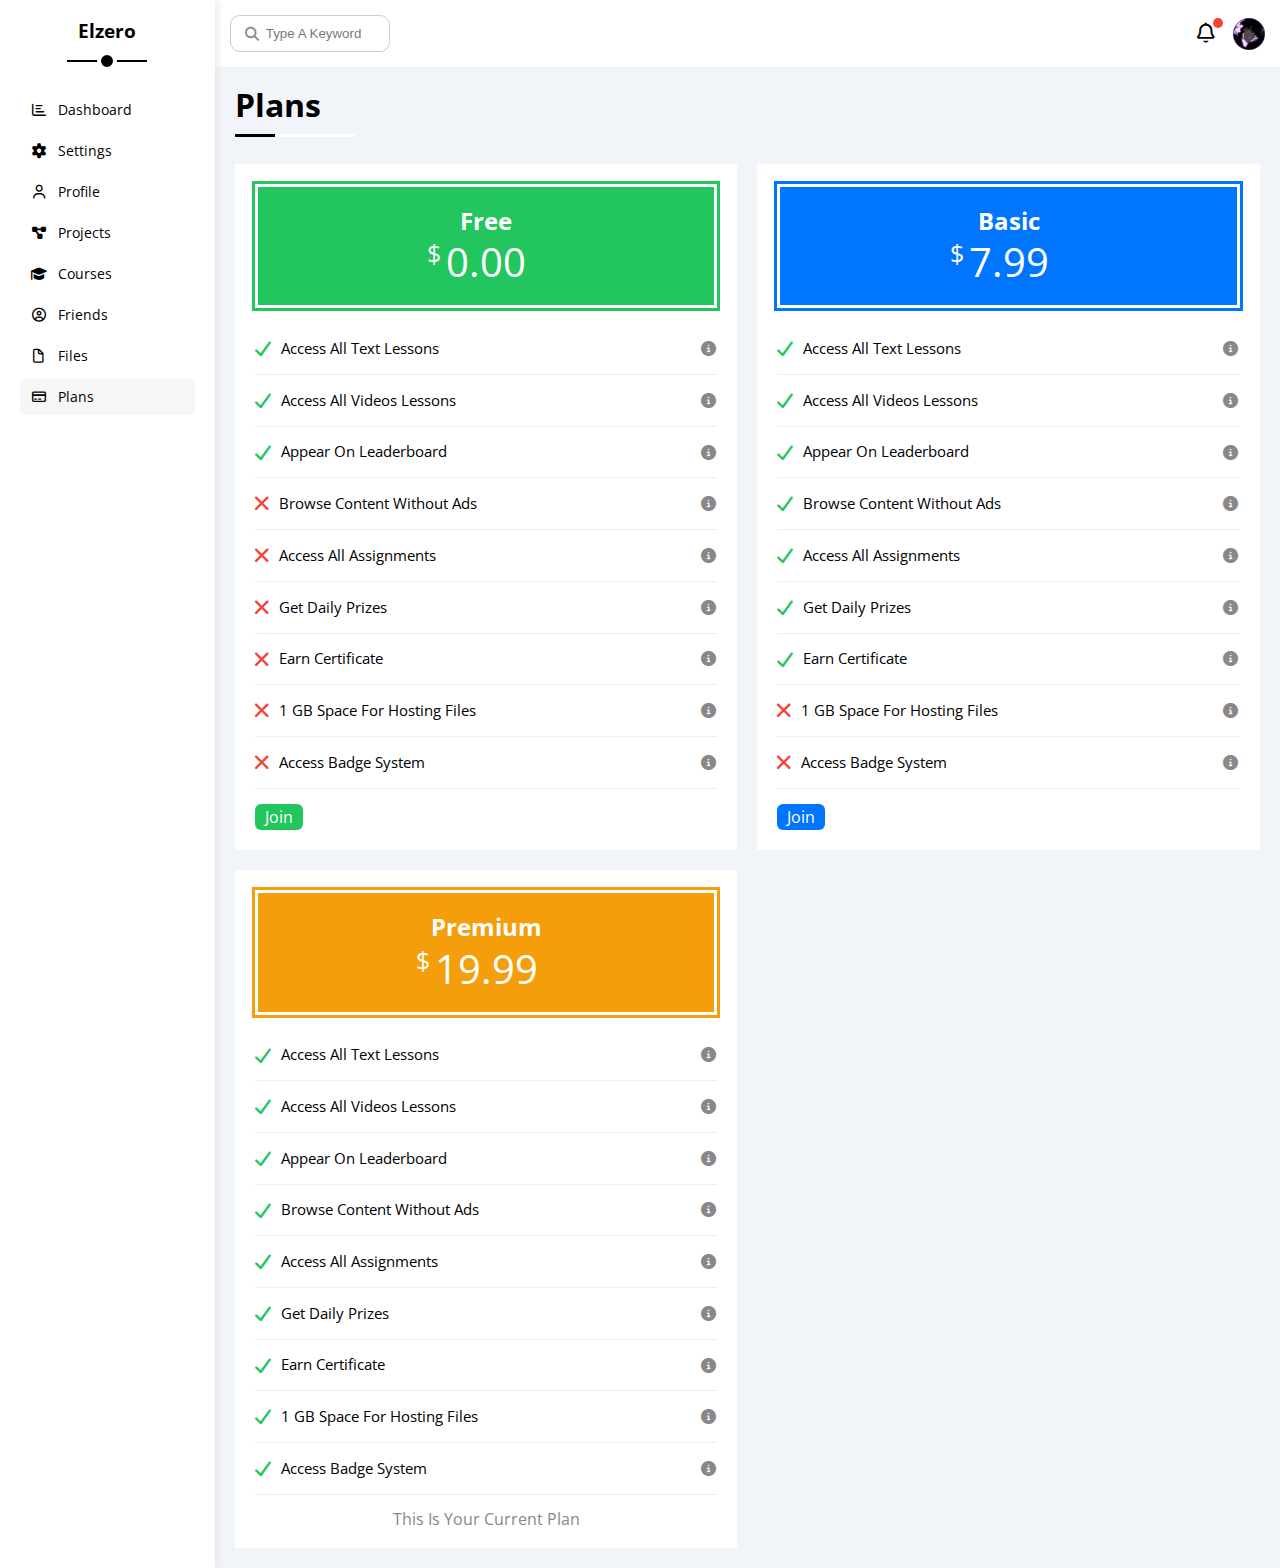
<file: pages/plans.html>
<!DOCTYPE html>
<html lang="en">
    <head>
        <meta charset="UTF-8">
        <meta name="viewport" content="width=device-width, initial-scale=1.0">
        <title>Plans</title>
        <!-- normalize file -->
        <link rel="stylesheet" href="../css/normalize.css">
        <!-- font awesome -->
        <link rel="stylesheet" href="../css/all.min.css">
        <!-- framework -->
        <link rel="stylesheet" href="../css/framework.css">
        <!-- style file -->
        <link rel="stylesheet" href="../css/master.css">
        <!-- google font -->
        <link rel="preconnect" href="https://fonts.googleapis.com" />
        <link rel="preconnect" href="https://fonts.gstatic.com" crossorigin />
        <link href="https://fonts.googleapis.com/css2?family=Open+Sans:wght@300;500&#038;display=swap" rel="stylesheet" />
    </head>
    <body>
        <div class="page d-flex">
            <div class="sidebar bg-white p-20 ">
                <h3 class="txt-c p-relative">Elzero</h3>
                <ul>
                    <li>
                        <a class="c-black d-flex rad-6 fs-14 p-10 align-c" href="../index.html"><i class="fa-regular fa-chart-bar"></i><span class="hide-mobile">Dashboard</span></a>
                    </li>
                    <li>
                        <a class="c-black d-flex rad-6 fs-14 p-10 align-c" href="settings.html"><i class="fa-solid fa-gear"></i><span class="hide-mobile">Settings</span></a>
                    </li>
                    <li>
                        <a class="c-black d-flex rad-6 fs-14 p-10 align-c" href="profile.html"><i class="fa-regular fa-user"></i><span class="hide-mobile">Profile</span></a>
                    </li>
                    <li>
                        <a class="c-black d-flex rad-6 fs-14 p-10 align-c" href="projects.html"><i class="fa-solid fa-diagram-project"></i><span class="hide-mobile">Projects</span></a>    
                    </li>
                    <li>
                        <a class="c-black d-flex rad-6 fs-14 p-10 align-c" href="courses.html"><i class="fa-solid fa-graduation-cap"></i><span class="hide-mobile">Courses</span></a>
                    </li>
                    <li>
                        <a class="c-black d-flex rad-6 fs-14 p-10 align-c" href="friends.html"><i class="fa-regular fa-circle-user"></i><span class="hide-mobile">Friends</span> </a>
                    </li>
                    <li>
                        <a class="c-black d-flex rad-6 fs-14 p-10 align-c" href="files.html"><i class="fa-regular fa-file"></i><span class="hide-mobile">Files</span></a>
                    </li>
                    <li>
                        <a style="background-color: #f6f6f6;" class="c-black d-flex rad-6 fs-14 p-10 align-c" href="plans.html"><i class="fa-regular fa-credit-card"></i><span class="hide-mobile">Plans</span></a>
                    </li>
                </ul>
            </div>
            <div class="content w-full">
                <!-- start header -->
                <div class="header bg-white p-15 flex-between">
                    <div class="search p-relative">
                        <input class="p-10" type="search" placeholder="Type A Keyword">
                    </div>
                    <div class="icons d-flex align-c">
                        <div class="notifications p-relative">
                            <i class="fa-regular fa-bell"></i>
                        </div>
                        <img src="../images/avatar.jpeg" alt="">
                    </div>
                </div>
                <!-- end header -->
                <!-- start title -->
                <h1 class="main-title p-relative">Plans</h1>
                <!-- start plans -->
                <div class="plans d-grid gap-20 m-20">
                    <div class="plan free bg-white p-20">
                        <div class="head bg-green c-white txt-c p-20">
                            <h2 class="fw-bold mb-5">Free</h2>
                            <span class="p-relative fs-40">0.00</span>
                        </div>
                        <ul class="fs-15 mt-15 mb-15">
                            <li><span>Access All Text Lessons</span><i class="fa-solid fa-circle-info"></i></li>
                            <li><span>Access All Videos Lessons</span><i class="fa-solid fa-circle-info"></i></li>
                            <li><span>Appear On Leaderboard</span><i class="fa-solid fa-circle-info"></i></li>
                            <li><span>Browse Content Without Ads</span><i class="fa-solid fa-circle-info"></i></li>
                            <li><span>Access All Assignments</span><i class="fa-solid fa-circle-info"></i></li>
                            <li><span>Get Daily Prizes</span><i class="fa-solid fa-circle-info"></i></li>
                            <li><span>Earn Certificate</span><i class="fa-solid fa-circle-info"></i></li>
                            <li><span>1 GB Space For Hosting Files</span><i class="fa-solid fa-circle-info"></i></li>
                            <li><span>Access Badge System</span><i class="fa-solid fa-circle-info"></i></li>
                        </ul>
                        <a href="#" class="d-block w-fit button-shape bg-green c-white">Join</a>
                    </div>
                    <div class="plan basic bg-white p-20">
                        <div class="head bg-blue c-white txt-c p-20">
                            <h2 class="fw-bold mb-5">Basic</h2>
                            <span class="p-relative fs-40">7.99</span>
                        </div>
                        <ul class="fs-15 mt-15 mb-15">
                            <li><span>Access All Text Lessons</span><i class="fa-solid fa-circle-info"></i></li>
                            <li><span>Access All Videos Lessons</span><i class="fa-solid fa-circle-info"></i></li>
                            <li><span>Appear On Leaderboard</span><i class="fa-solid fa-circle-info"></i></li>
                            <li><span>Browse Content Without Ads</span><i class="fa-solid fa-circle-info"></i></li>
                            <li><span>Access All Assignments</span><i class="fa-solid fa-circle-info"></i></li>
                            <li><span>Get Daily Prizes</span><i class="fa-solid fa-circle-info"></i></li>
                            <li><span>Earn Certificate</span><i class="fa-solid fa-circle-info"></i></li>
                            <li><span>1 GB Space For Hosting Files</span><i class="fa-solid fa-circle-info"></i></li>
                            <li><span>Access Badge System</span><i class="fa-solid fa-circle-info"></i></li>
                        </ul>
                        <a href="#" class="d-block w-fit button-shape bg-blue c-white">Join</a>
                    </div>
                    <div class="plan premium bg-white p-20">
                        <div class="head bg-orange c-white txt-c p-20">
                            <h2 class="fw-bold mb-5">Premium</h2>
                            <span class="p-relative fs-40">19.99</span>
                        </div>
                        <ul class="fs-15 mt-15 mb-15">
                            <li><span>Access All Text Lessons</span><i class="fa-solid fa-circle-info"></i></li>
                            <li><span>Access All Videos Lessons</span><i class="fa-solid fa-circle-info"></i></li>
                            <li><span>Appear On Leaderboard</span><i class="fa-solid fa-circle-info"></i></li>
                            <li><span>Browse Content Without Ads</span><i class="fa-solid fa-circle-info"></i></li>
                            <li><span>Access All Assignments</span><i class="fa-solid fa-circle-info"></i></li>
                            <li><span>Get Daily Prizes</span><i class="fa-solid fa-circle-info"></i></li>
                            <li><span>Earn Certificate</span><i class="fa-solid fa-circle-info"></i></li>
                            <li><span>1 GB Space For Hosting Files</span><i class="fa-solid fa-circle-info"></i></li>
                            <li><span>Access Badge System</span><i class="fa-solid fa-circle-info"></i></li>
                        </ul>
                        <p href="#" class="c-grey txt-c">This Is Your Current Plan</p>
                    </div>
                </div>
                <!-- end plans -->
            </div>
        </div>
    </body>
</html>
</file>
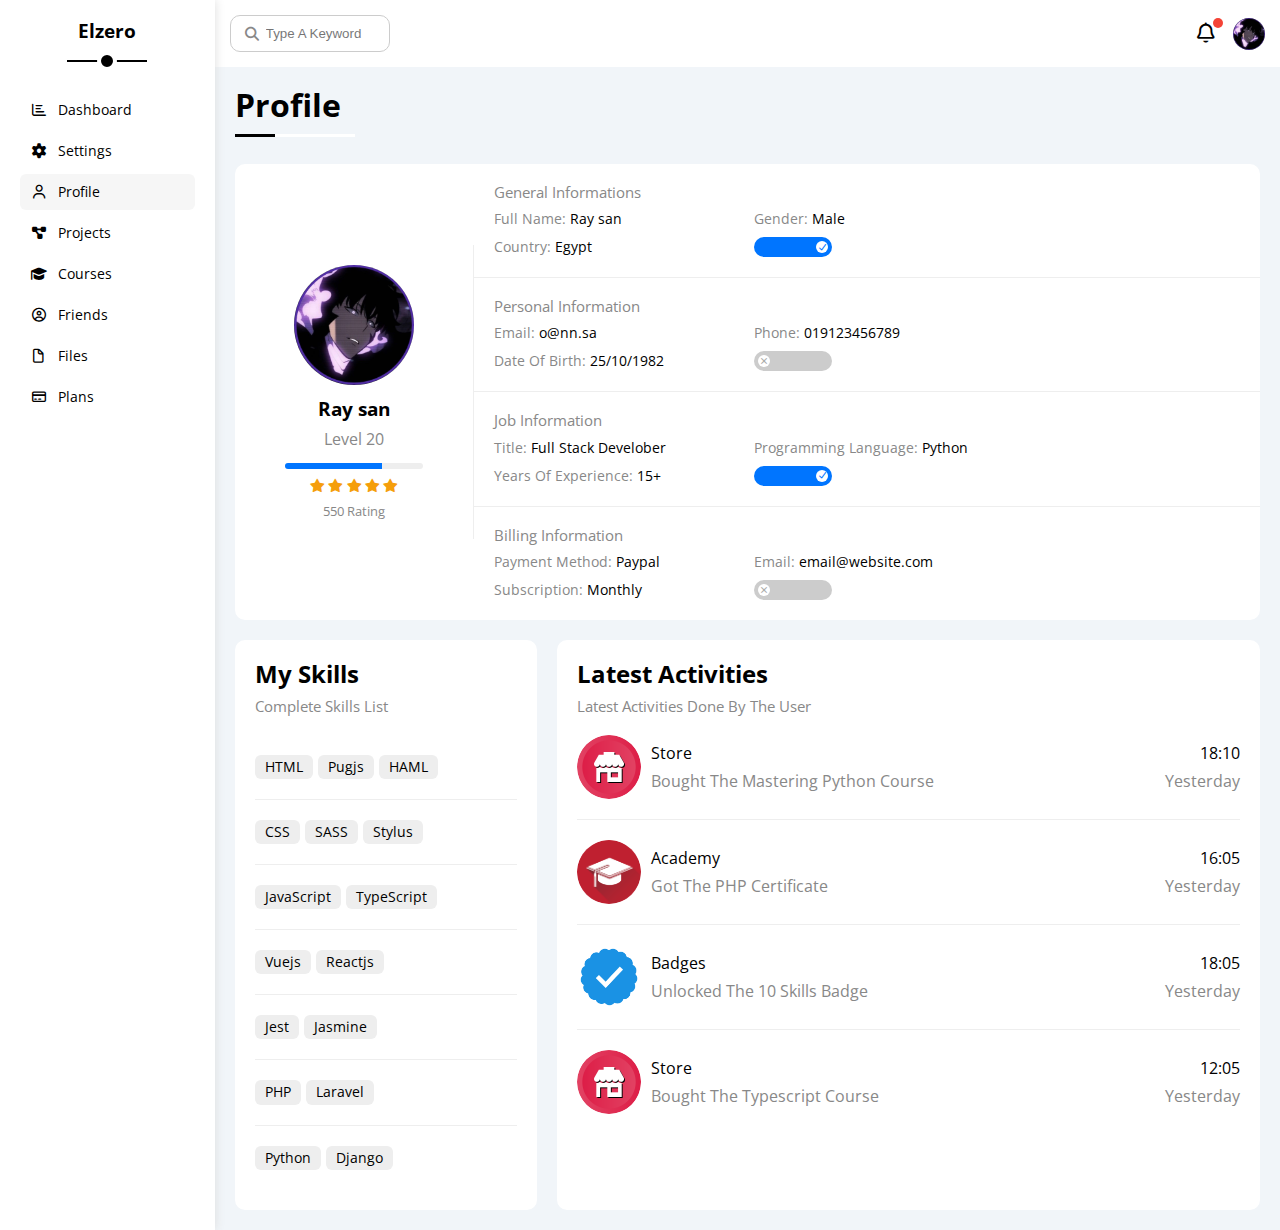
<file: pages/profile.html>
<!DOCTYPE html>
<html lang="en">
    <head>
        <meta charset="UTF-8">
        <meta name="viewport" content="width=device-width, initial-scale=1.0">
        <title>Profile</title>
        <!-- normalize file -->
        <link rel="stylesheet" href="../css/normalize.css">
        <!-- font awesome -->
        <link rel="stylesheet" href="../css/all.min.css">
        <!-- framework -->
        <link rel="stylesheet" href="../css/framework.css">
        <!-- style file -->
        <link rel="stylesheet" href="../css/master.css">
        <!-- google font -->
        <link rel="preconnect" href="https://fonts.googleapis.com" />
        <link rel="preconnect" href="https://fonts.gstatic.com" crossorigin />
        <link href="https://fonts.googleapis.com/css2?family=Open+Sans:wght@300;500&#038;display=swap" rel="stylesheet" />
    </head>
    <body>
        <div class="page d-flex">
            <div class="sidebar bg-white p-20 ">
                <h3 class="txt-c p-relative">Elzero</h3>
                <ul>
                    <li>
                        <a class="c-black d-flex rad-6 fs-14 p-10 align-c" href="../index.html"><i class="fa-regular fa-chart-bar"></i><span class="hide-mobile">Dashboard</span></a>
                    </li>
                    <li>
                        <a class="c-black d-flex rad-6 fs-14 p-10 align-c" href="settings.html"><i class="fa-solid fa-gear"></i><span class="hide-mobile">Settings</span></a>
                    </li>
                    <li>
                        <a style="background-color: #f6f6f6;" class="c-black d-flex rad-6 fs-14 p-10 align-c" href="profile.html"><i class="fa-regular fa-user"></i><span class="hide-mobile">Profile</span></a>
                    </li>
                    <li>
                        <a class="c-black d-flex rad-6 fs-14 p-10 align-c" href="projects.html"><i class="fa-solid fa-diagram-project"></i><span class="hide-mobile">Projects</span></a>    
                    </li>
                    <li>
                        <a class="c-black d-flex rad-6 fs-14 p-10 align-c" href="courses.html"><i class="fa-solid fa-graduation-cap"></i><span class="hide-mobile">Courses</span></a>
                    </li>
                    <li>
                        <a class="c-black d-flex rad-6 fs-14 p-10 align-c" href="friends.html"><i class="fa-regular fa-circle-user"></i><span class="hide-mobile">Friends</span> </a>
                    </li>
                    <li>
                        <a class="c-black d-flex rad-6 fs-14 p-10 align-c" href="files.html"><i class="fa-regular fa-file"></i><span class="hide-mobile">Files</span></a>
                    </li>
                    <li>
                        <a class="c-black d-flex rad-6 fs-14 p-10 align-c" href="plans.html"><i class="fa-regular fa-credit-card"></i><span class="hide-mobile">Plans</span></a>
                    </li>
                </ul>
            </div>
            <div class="content w-full">
                <!-- start header -->
                <div class="header bg-white p-15 flex-between">
                    <div class="search p-relative">
                        <input class="p-10" type="search" placeholder="Type A Keyword">
                    </div>
                    <div class="icons d-flex align-c">
                        <div class="notifications p-relative">
                            <i class="fa-regular fa-bell"></i>
                        </div>
                        <img src="../images/avatar.jpeg" alt="">
                    </div>
                </div>
                <!-- end header -->
                <!-- start title -->
                <h1 class="main-title p-relative">Profile</h1>
                <!-- start title -->
                <!-- start profile page -->
                <div class="profile-bage m-20">
                    <!-- start over view-->
                    <div class="over-view bg-white rad-10 d-flex align-c">
                        <div class="avatar-box txt-c p-20">
                            <img class="rad-half mb-10" src="../images/avatar.jpeg" alt="">
                            <h3>Ray san</h3>
                            <p class="c-grey mt-10 mb-15">Level 20</p>
                            <div class="progress bg-eee rad-6"><span class="d-block bg-blue" style="width: 70%"></span></div>
                            <div class="rate mt-10 mb-10 c-orange fs-13"><i class="fa-solid fa-star"></i><i class="fa-solid fa-star"></i><i class="fa-solid fa-star"></i><i class="fa-solid fa-star"></i><i class="fa-solid fa-star"></i></div>
                            <p class="c-grey fs-13">550 Rating</p>
                        </div>
                        <div class="infos w-full">
                            <div class="info-box p-20">
                                <p class="txt-c-mobile c-grey fs-15">General Informations</p>
                                <div class="text d-flex align-c w-full pt-10 txt-c-mobile">
                                    <div class="fs-14"><span class="c-grey">Full Name: </span>Ray san</div>
                                    <div class="fs-14"><span class="c-grey">Gender: </span>Male</div>
                                    <div class="fs-14"><span class="c-grey">Country: </span>Egypt</div>
                                    <div class="switch d-flex">
                                        <label for="b-1">
                                            <input id="b-1" type="checkbox" checked>
                                            <div class="p-relative"></div>
                                        </label>
                                    </div>
                                </div>
                            </div>
                            <div class="info-box p-20">
                                <p class="txt-c-mobile c-grey fs-15">Personal Information</p>
                                <div class="text d-flex align-c w-full pt-10 txt-c-mobile">
                                    <div class="fs-14"><span class="c-grey">Email: </span>o@nn.sa</div>
                                    <div class="fs-14"><span class="c-grey">Phone: </span>019123456789</div>
                                    <div class="fs-14"><span class="c-grey">Date Of Birth: </span>25/10/1982</div>
                                    <div class="switch d-flex">
                                        <label for="b-2">
                                            <input id="b-2" type="checkbox">
                                            <div class="p-relative"></div>
                                        </label>
                                    </div>
                                </div>
                            </div>
                            <div class="info-box p-20">
                                <p class="txt-c-mobile c-grey fs-15">Job Information</p>
                                <div class="text d-flex align-c w-full pt-10 txt-c-mobile">
                                    <div class="fs-14"><span class="c-grey">Title: </span>Full Stack Develober</div>
                                    <div class="fs-14"><span class="c-grey">Programming Language: </span>Python</div>
                                    <div class="fs-14"><span class="c-grey">Years Of Experience: </span>15+</div>
                                    <div class="switch d-flex">
                                        <label for="b-3">
                                            <input id="b-3" type="checkbox" checked>
                                            <div class="p-relative">
                                            </div>
                                        </label>
                                    </div>
                                </div>
                            </div>
                            <div class="info-box p-20">
                                <p class="txt-c-mobile c-grey fs-15">Billing Information</p>
                                <div class="text d-flex align-c w-full pt-10 txt-c-mobile">
                                    <div class="fs-14"><span class="c-grey">Payment Method: </span>Paypal</div>
                                    <div class="fs-14"><span class="c-grey">Email: </span>email@website.com</div>
                                    <div class="fs-14"><span class="c-grey">Subscription: </span>Monthly</div>
                                    <div class="switch d-flex">
                                        <label for="b-4">
                                            <input id="b-4" type="checkbox">
                                            <div class="p-relative">
                                            </div>
                                        </label> 
                                    </div>
                                </div>
                            </div>
                        </div>
                        
                    </div>
                    <!-- end over view-->
                    <!-- start container -->
                    <div class="skills-activs d-flex gap-20 mt-20">
                        <!-- start my skills -->
                        <div class="my-skills bg-white rad-10 p-20">
                            <h2 class="mb-10">My Skills</h2>
                            <p class="c-grey fs-15 mb-20">Complete Skills List</p>
                            <ul>
                                <li><span>HTML</span><span>Pugjs</span><span>HAML</span></li>
                                <li><span>CSS</span><span>SASS</span><span>Stylus</span></li>
                                <li><span>JavaScript</span><span>TypeScript</span></li>
                                <li><span>Vuejs</span><span>Reactjs</span></li>
                                <li><span>Jest</span><span>Jasmine</span></li>
                                <li><span>PHP</span><span>Laravel</span></li>
                                <li><span>Python</span><span>Django</span></li>
                            </ul>
                        </div>
                        <!-- end my skills -->
                        <!-- start activities -->
                        <div class="activs bg-white rad-10 p-20">
                            <h2 class="mb-10">Latest Activities</h2>
                            <p class="c-grey fs-15 mb-20">Latest Activities Done By The User</p>
                            <div class="boxes txt-c-mobile">
                                <div class="box d-flex align-c pb-20 mb-20">
                                    <img class="rad-half" src="../images/activity-01.png" alt="">
                                    <div class="text">
                                        <span>Store</span>
                                        <p class="c-grey mt-10">Bought The Mastering Python Course</p>
                                    </div>
                                    <div class="date">
                                        <span>18:10</span>
                                        <p class="c-grey mt-10">Yesterday</p>
                                    </div>
                                </div>
                                <div class="box d-flex align-c pb-20 mb-20">
                                    <img class="rad-half" src="../images/activity-02.png" alt="">
                                    <div class="text">
                                        <span>Academy</span>
                                        <p class="c-grey mt-10">Got The PHP Certificate</p>
                                    </div>
                                    <div class="date">
                                        <span>16:05</span>
                                        <p class="c-grey mt-10">Yesterday</p>
                                    </div>
                                </div>
                                <div class="box d-flex align-c pb-20 mb-20">
                                    <img class="rad-half" src="../images/activity-03.png" alt="">
                                    <div class="text">
                                        <span>Badges</span>
                                        <p class="c-grey mt-10">Unlocked The 10 Skills Badge</p>
                                    </div>
                                    <div class="date">
                                        <span>18:05</span>
                                        <p class="c-grey mt-10">Yesterday</p>
                                    </div>
                                </div>
                                <div class="box d-flex align-c">
                                    <img class="rad-half" src="../images/activity-01.png" alt="">
                                    <div class="text">
                                        <span>Store</span>
                                        <p class="c-grey mt-10">Bought The Typescript Course</p>
                                    </div>
                                    <div class="date">
                                        <span>12:05</span>
                                        <p class="c-grey mt-10">Yesterday</p>
                                    </div>
                                </div>
                            </div>
                        </div>
                        <!-- end activities -->
                    </div>
                    <!-- end container -->
                </div>
                <!-- end profile page -->
            </div>
        </div>
    </body>
</html>
</file>
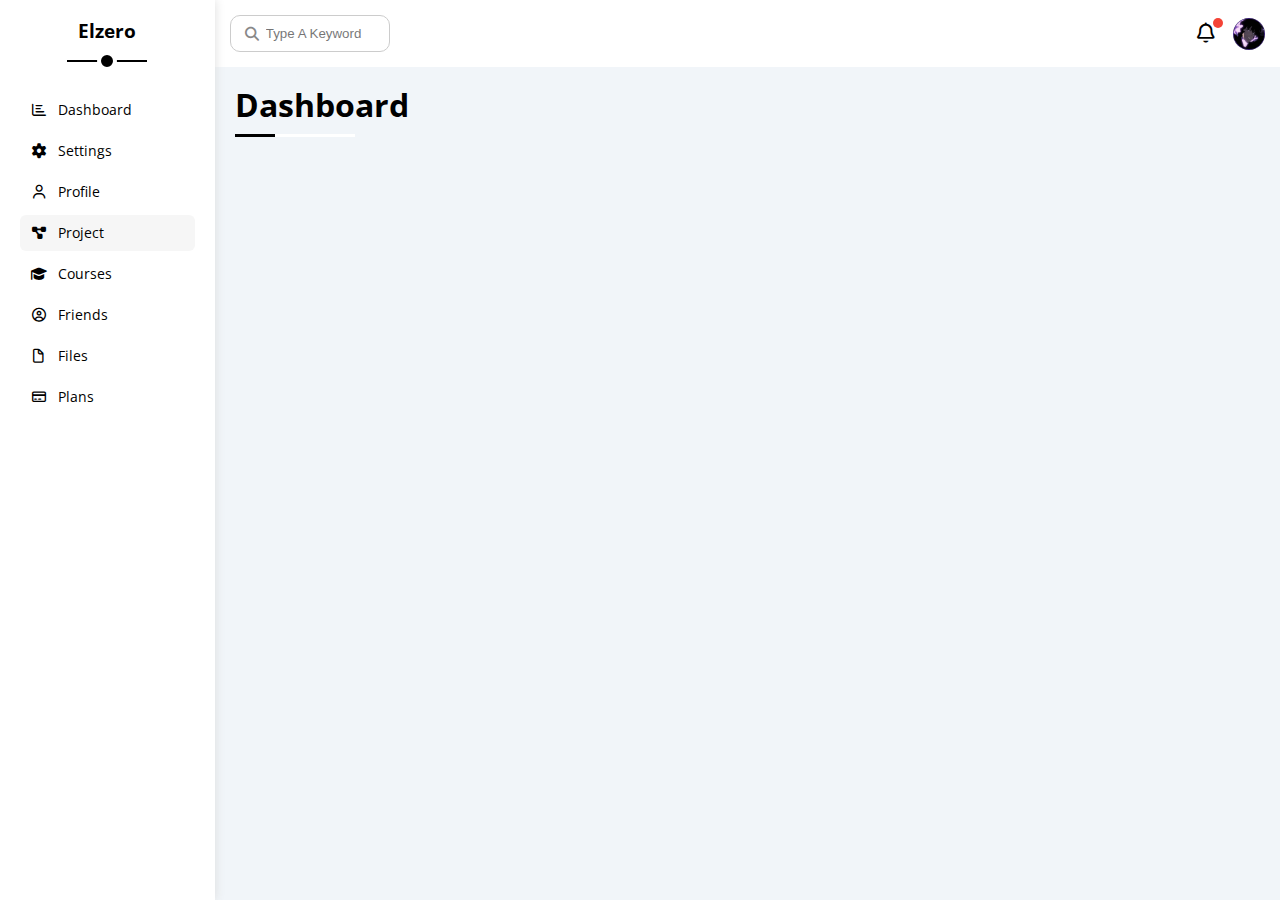
<file: pages/project.html>
<!DOCTYPE html>
<html lang="en">
    <head>
        <meta charset="UTF-8">
        <meta name="viewport" content="width=device-width, initial-scale=1.0">
        <title>Dashboard</title>
        <!-- normalize file -->
        <link rel="stylesheet" href="../css/normalize.css">
        <!-- font awesome -->
        <link rel="stylesheet" href="../css/all.min.css">
        <!-- framework -->
        <link rel="stylesheet" href="../css/framework.css">
        <!-- style file -->
        <link rel="stylesheet" href="../css/master.css">
        <!-- google font -->
        <link rel="preconnect" href="https://fonts.googleapis.com" />
        <link rel="preconnect" href="https://fonts.gstatic.com" crossorigin />
        <link href="https://fonts.googleapis.com/css2?family=Open+Sans:wght@300;500&#038;display=swap" rel="stylesheet" />
    </head>
    <body>
        <div class="page d-flex">
            <div class="sidebar bg-white p-20 ">
                <h3 class="txt-c p-relative">Elzero</h3>
                <ul>
                    <li>
                        <a class="c-black d-flex rad-6 fs-14 p-10 align-c" href="index.html"><i class="fa-regular fa-chart-bar"></i><span class="hide-mobile">Dashboard</span></a>
                    </li>
                    <li>
                        <a class="c-black d-flex rad-6 fs-14 p-10 align-c" href="settings.html"><i class="fa-solid fa-gear"></i><span class="hide-mobile">Settings</span></a>
                    </li>
                    <li>
                        <a class="c-black d-flex rad-6 fs-14 p-10 align-c" href="profile.html"><i class="fa-regular fa-user"></i><span class="hide-mobile">Profile</span></a>
                    </li>
                    <li>
                        <a  style="background-color: #f6f6f6;" class="c-black d-flex rad-6 fs-14 p-10 align-c" href="project.html"><i class="fa-solid fa-diagram-project"></i><span class="hide-mobile">Project</span></a>    
                    </li>
                    <li>
                        <a class="c-black d-flex rad-6 fs-14 p-10 align-c" href="courses.html"><i class="fa-solid fa-graduation-cap"></i><span class="hide-mobile">Courses</span></a>
                    </li>
                    <li>
                        <a class="c-black d-flex rad-6 fs-14 p-10 align-c" href="friends.html"><i class="fa-regular fa-circle-user"></i><span class="hide-mobile">Friends</span> </a>
                    </li>
                    <li>
                        <a class="c-black d-flex rad-6 fs-14 p-10 align-c" href="files.html"><i class="fa-regular fa-file"></i><span class="hide-mobile">Files</span></a>
                    </li>
                    <li>
                        <a class="c-black d-flex rad-6 fs-14 p-10 align-c" href="plans.html"><i class="fa-regular fa-credit-card"></i><span class="hide-mobile">Plans</span></a>
                    </li>
                </ul>
            </div>
            <div class="content w-full">
                <!-- start header -->
                <div class="header bg-white p-15 flex-between">
                    <div class="search p-relative">
                        <input class="p-10" type="search" placeholder="Type A Keyword">
                    </div>
                    <div class="icons d-flex align-c">
                        <div class="notifications p-relative">
                            <i class="fa-regular fa-bell"></i>
                        </div>
                        <img src="../images/avatar.jpeg" alt="">
                    </div>
                </div>
                <!-- end header -->
                <!-- start title -->
                <h1 class="main-title p-relative">Dashboard</h1>
            </div>
        </div>
    </body>
</html>
</file>
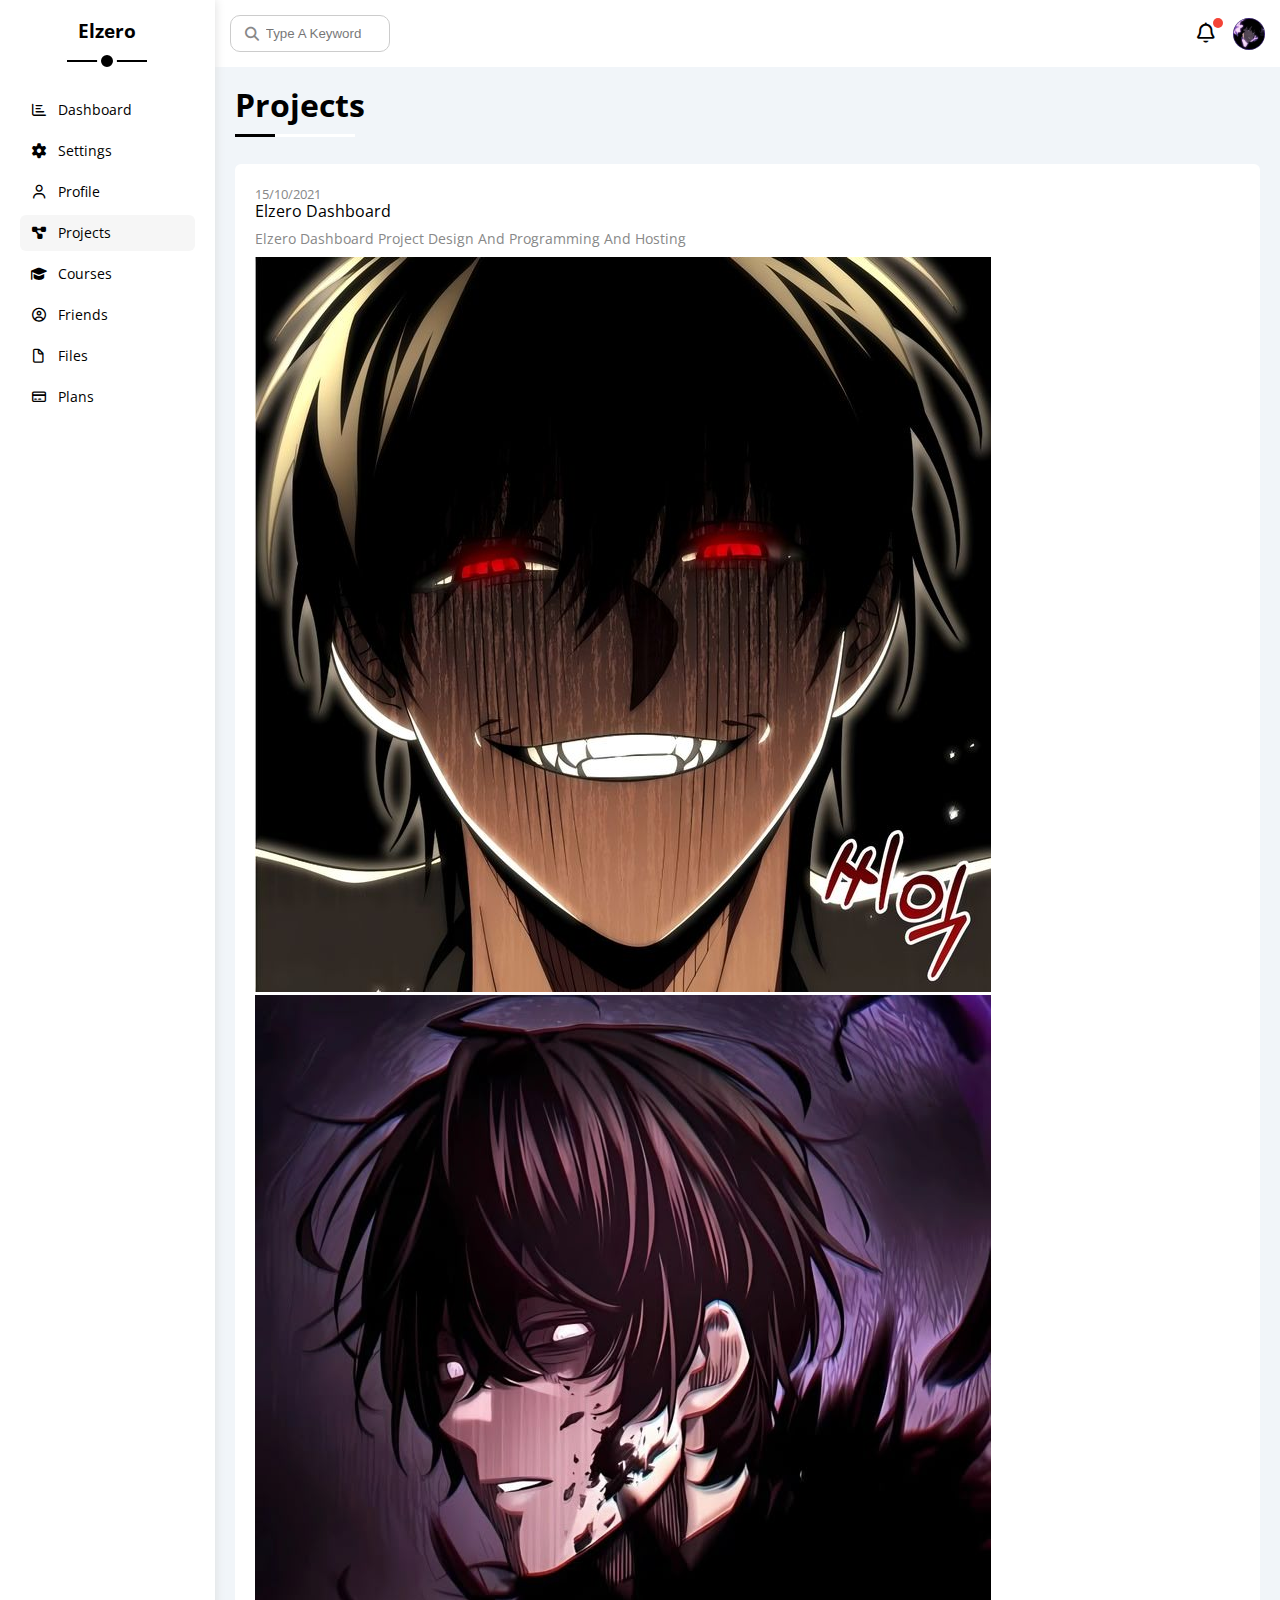
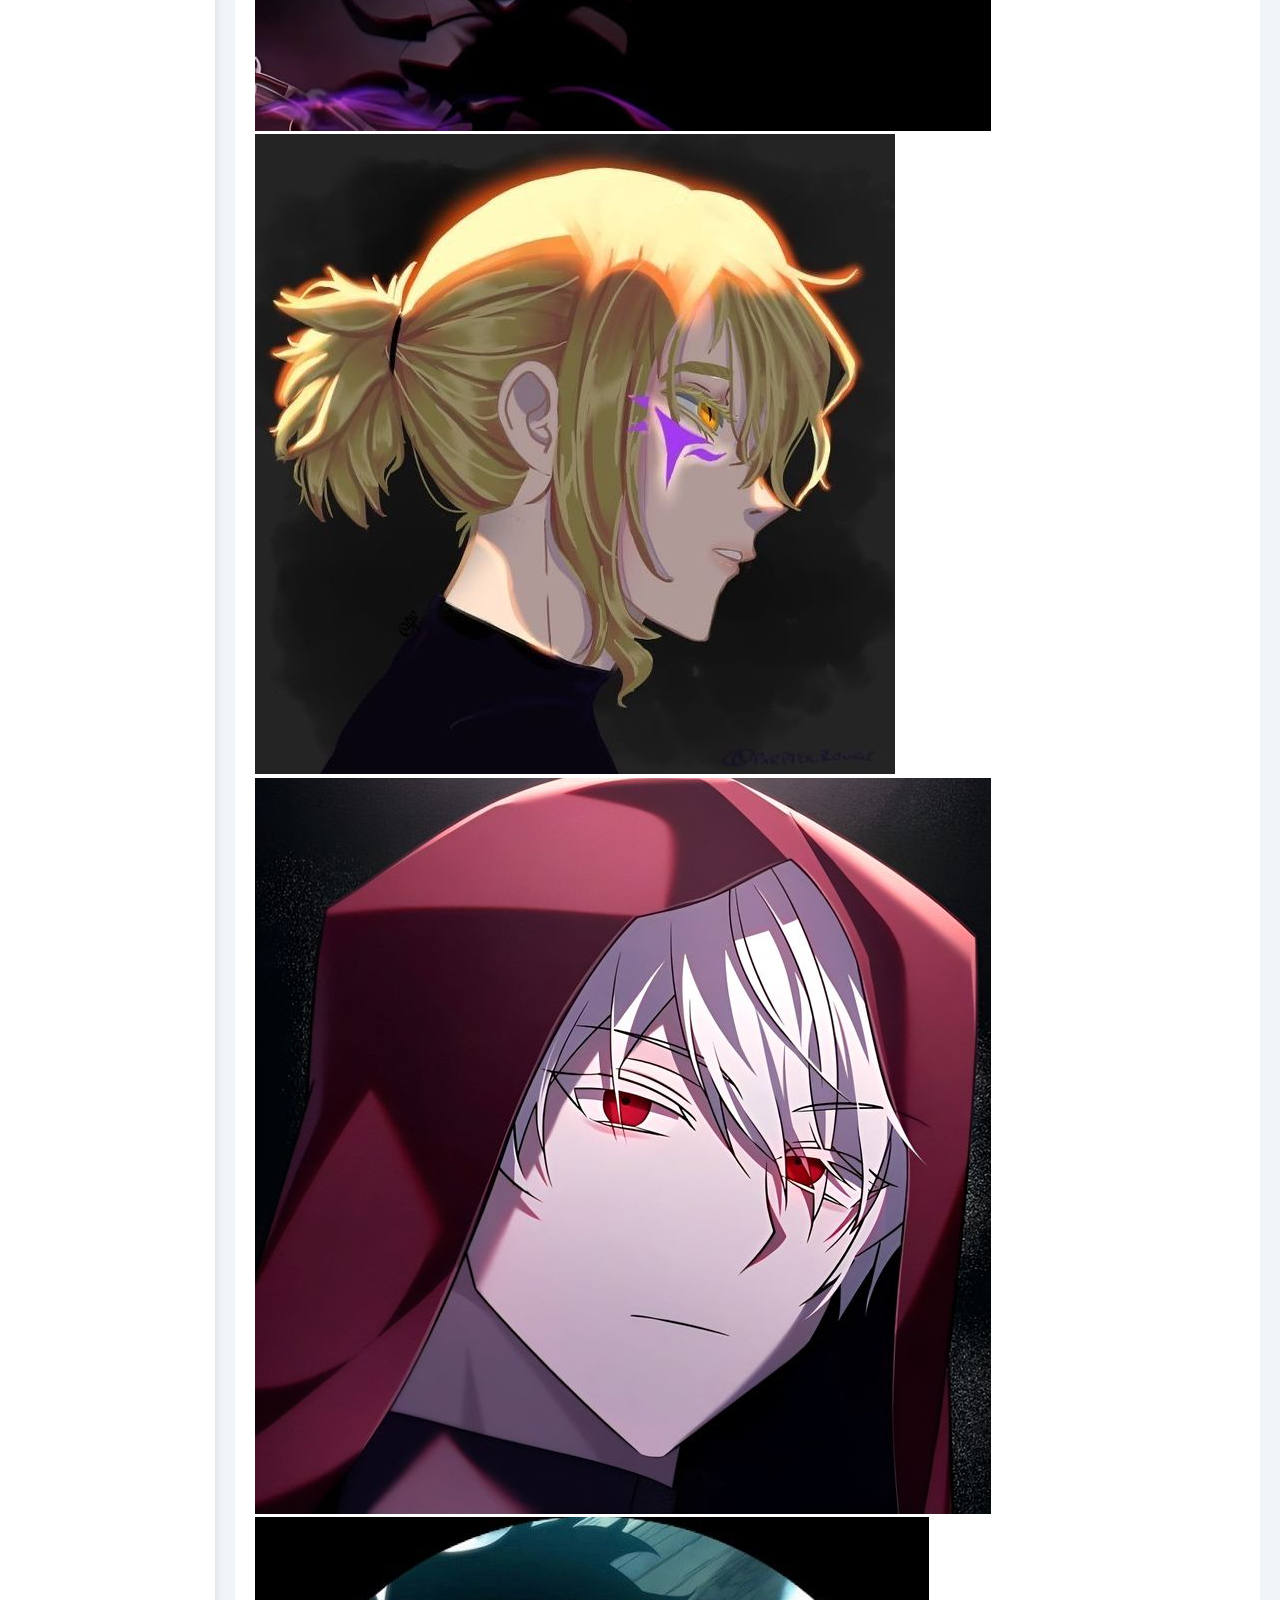
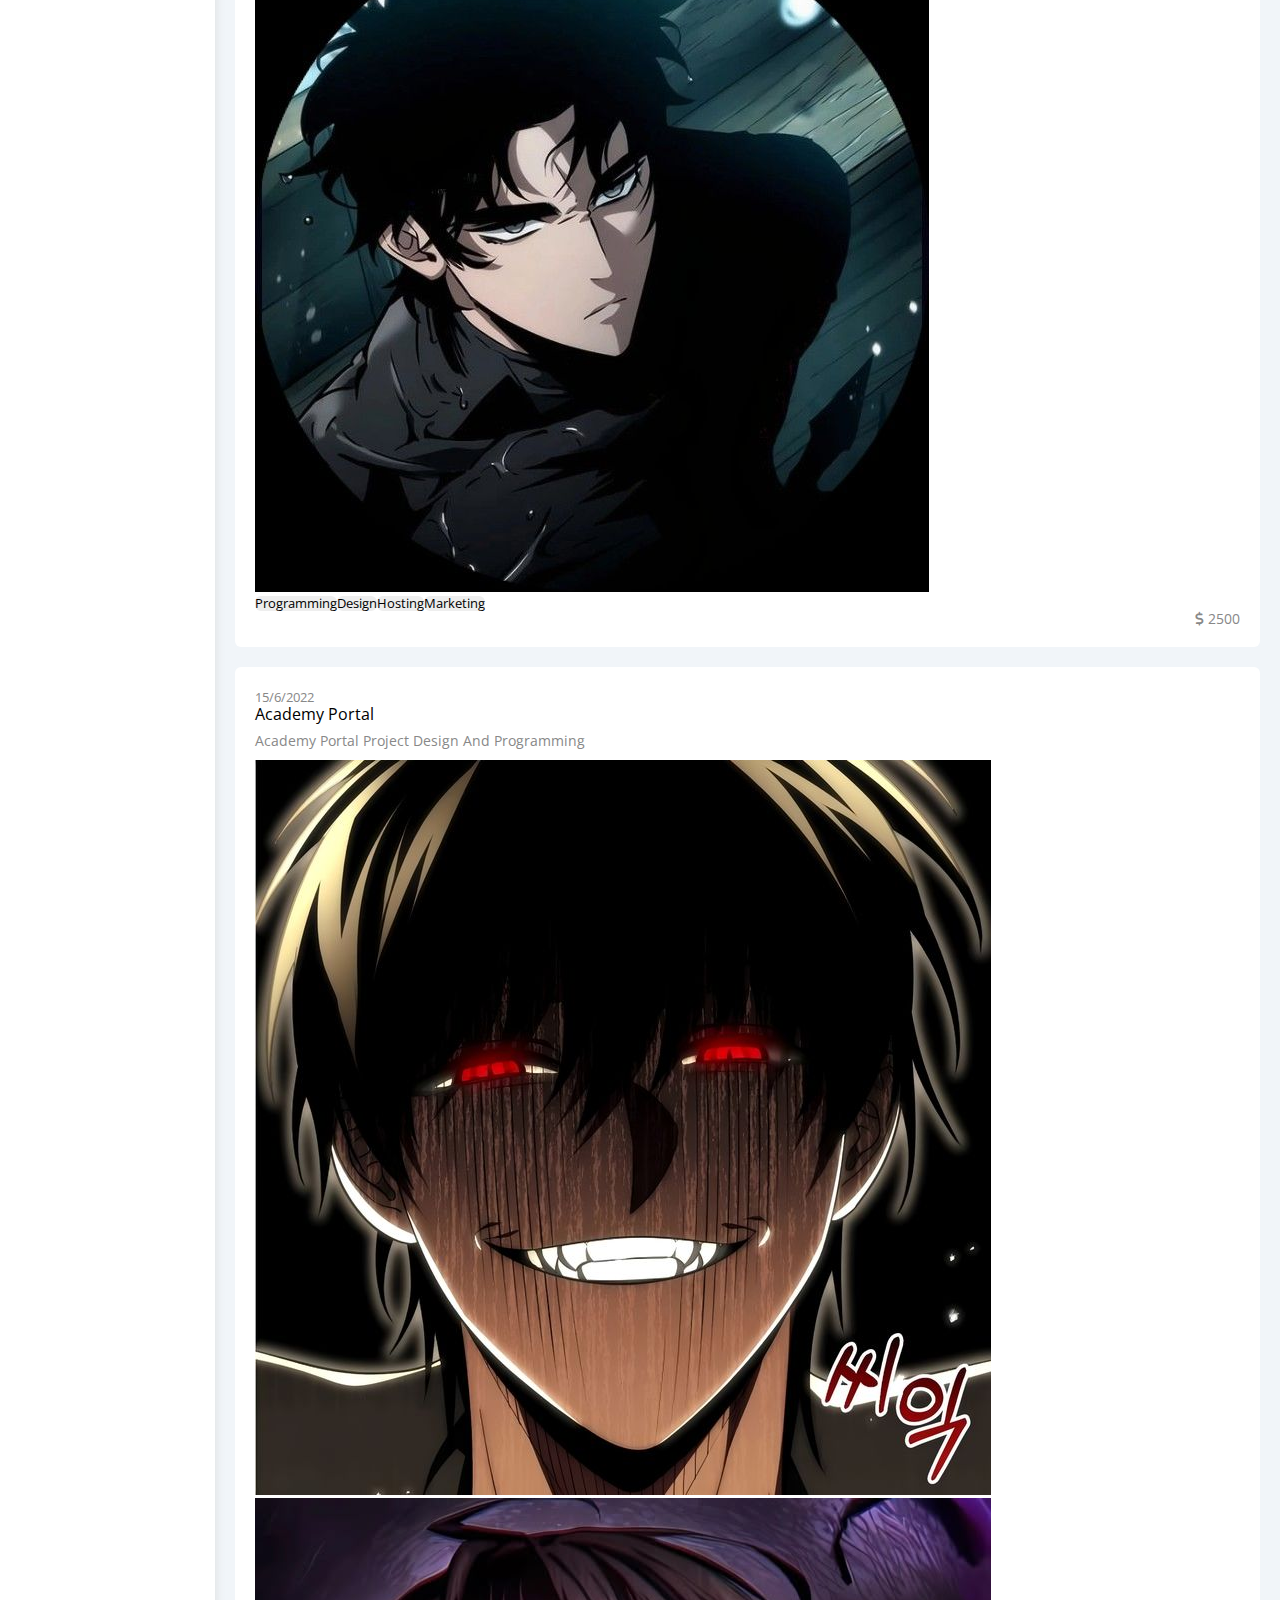
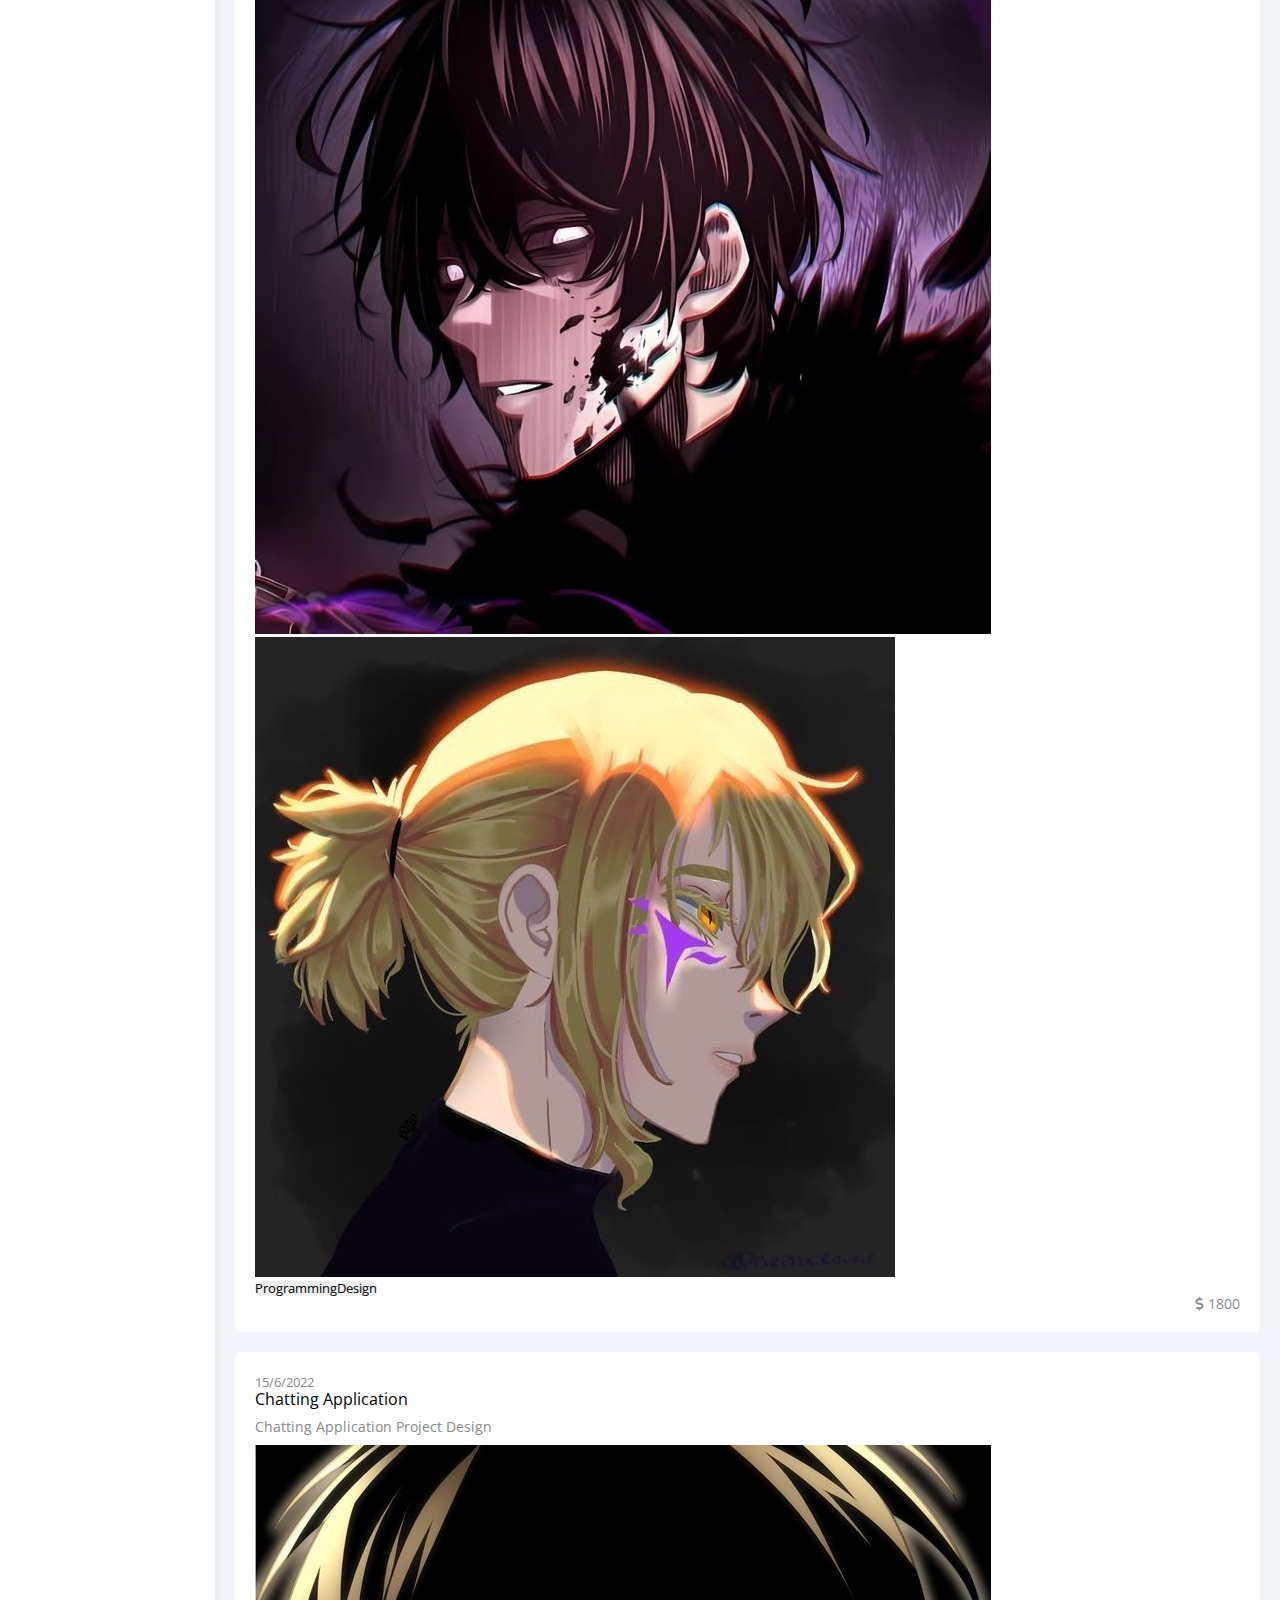
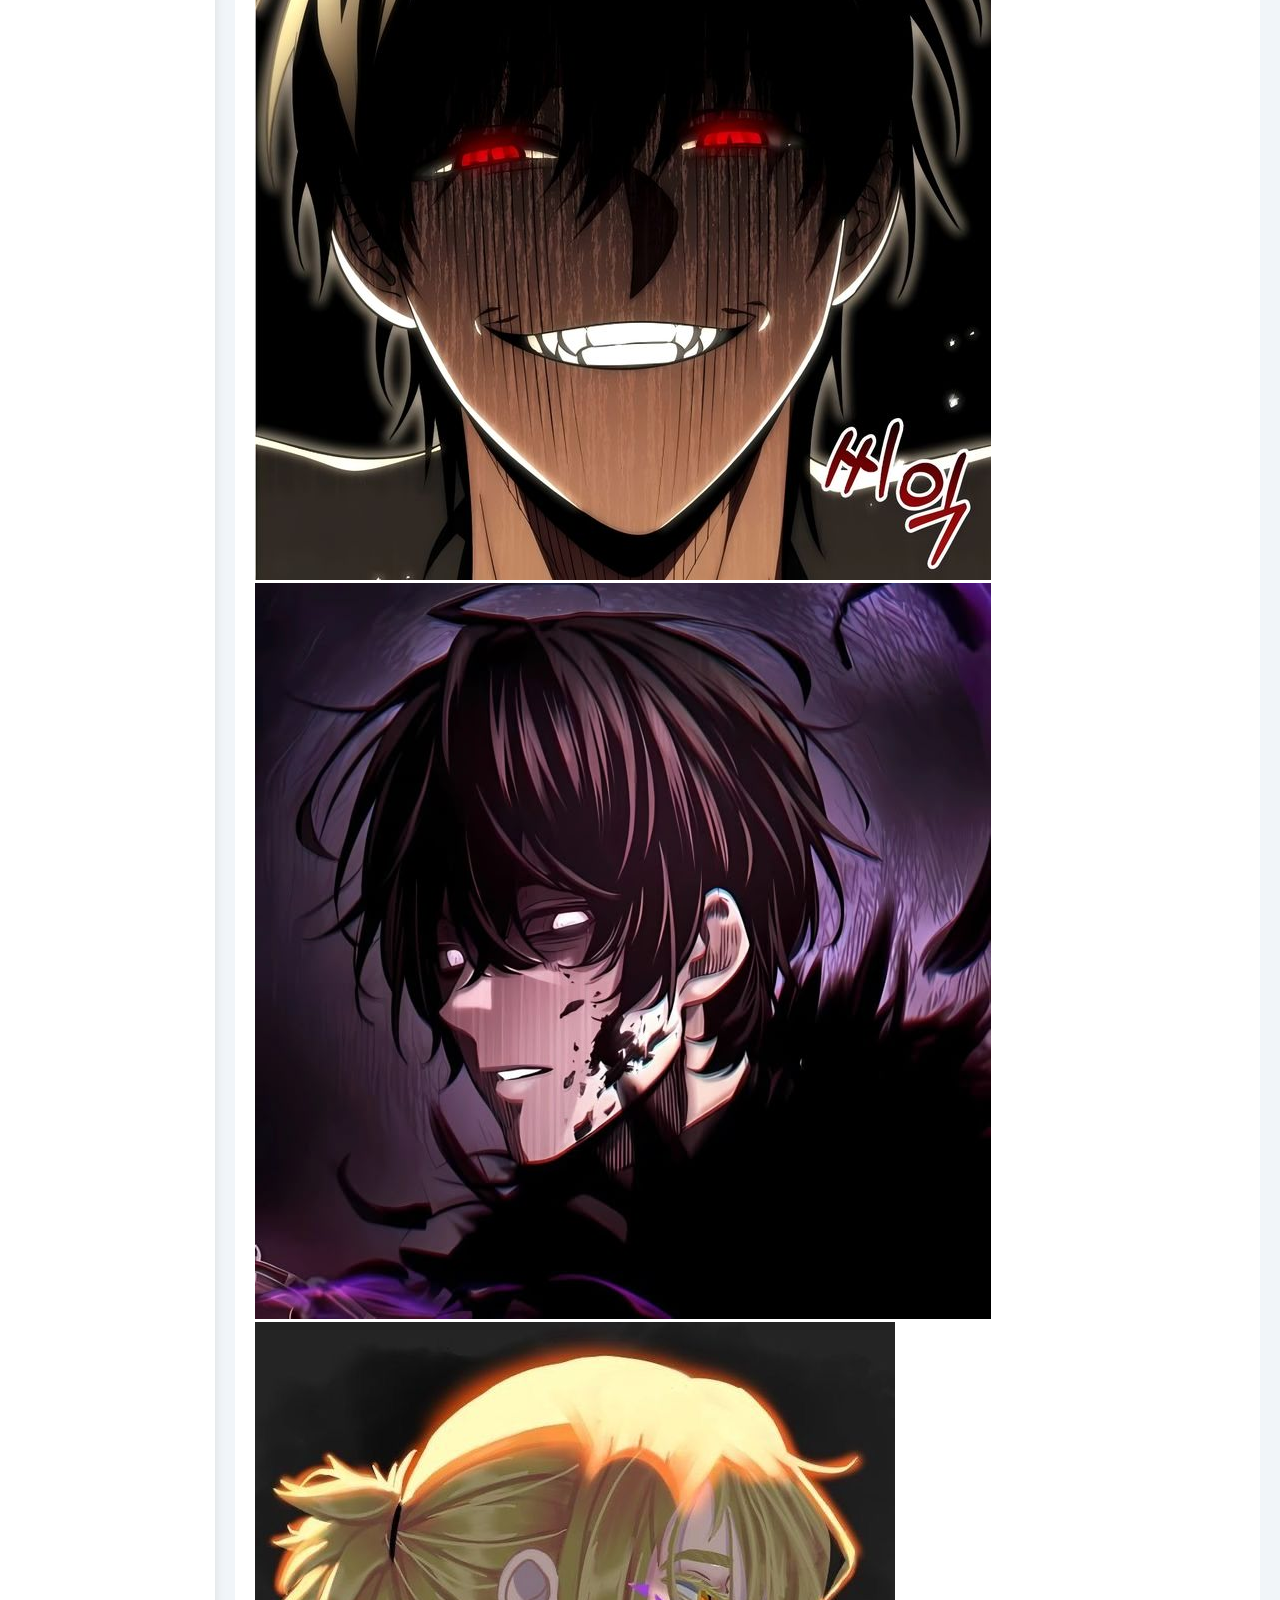
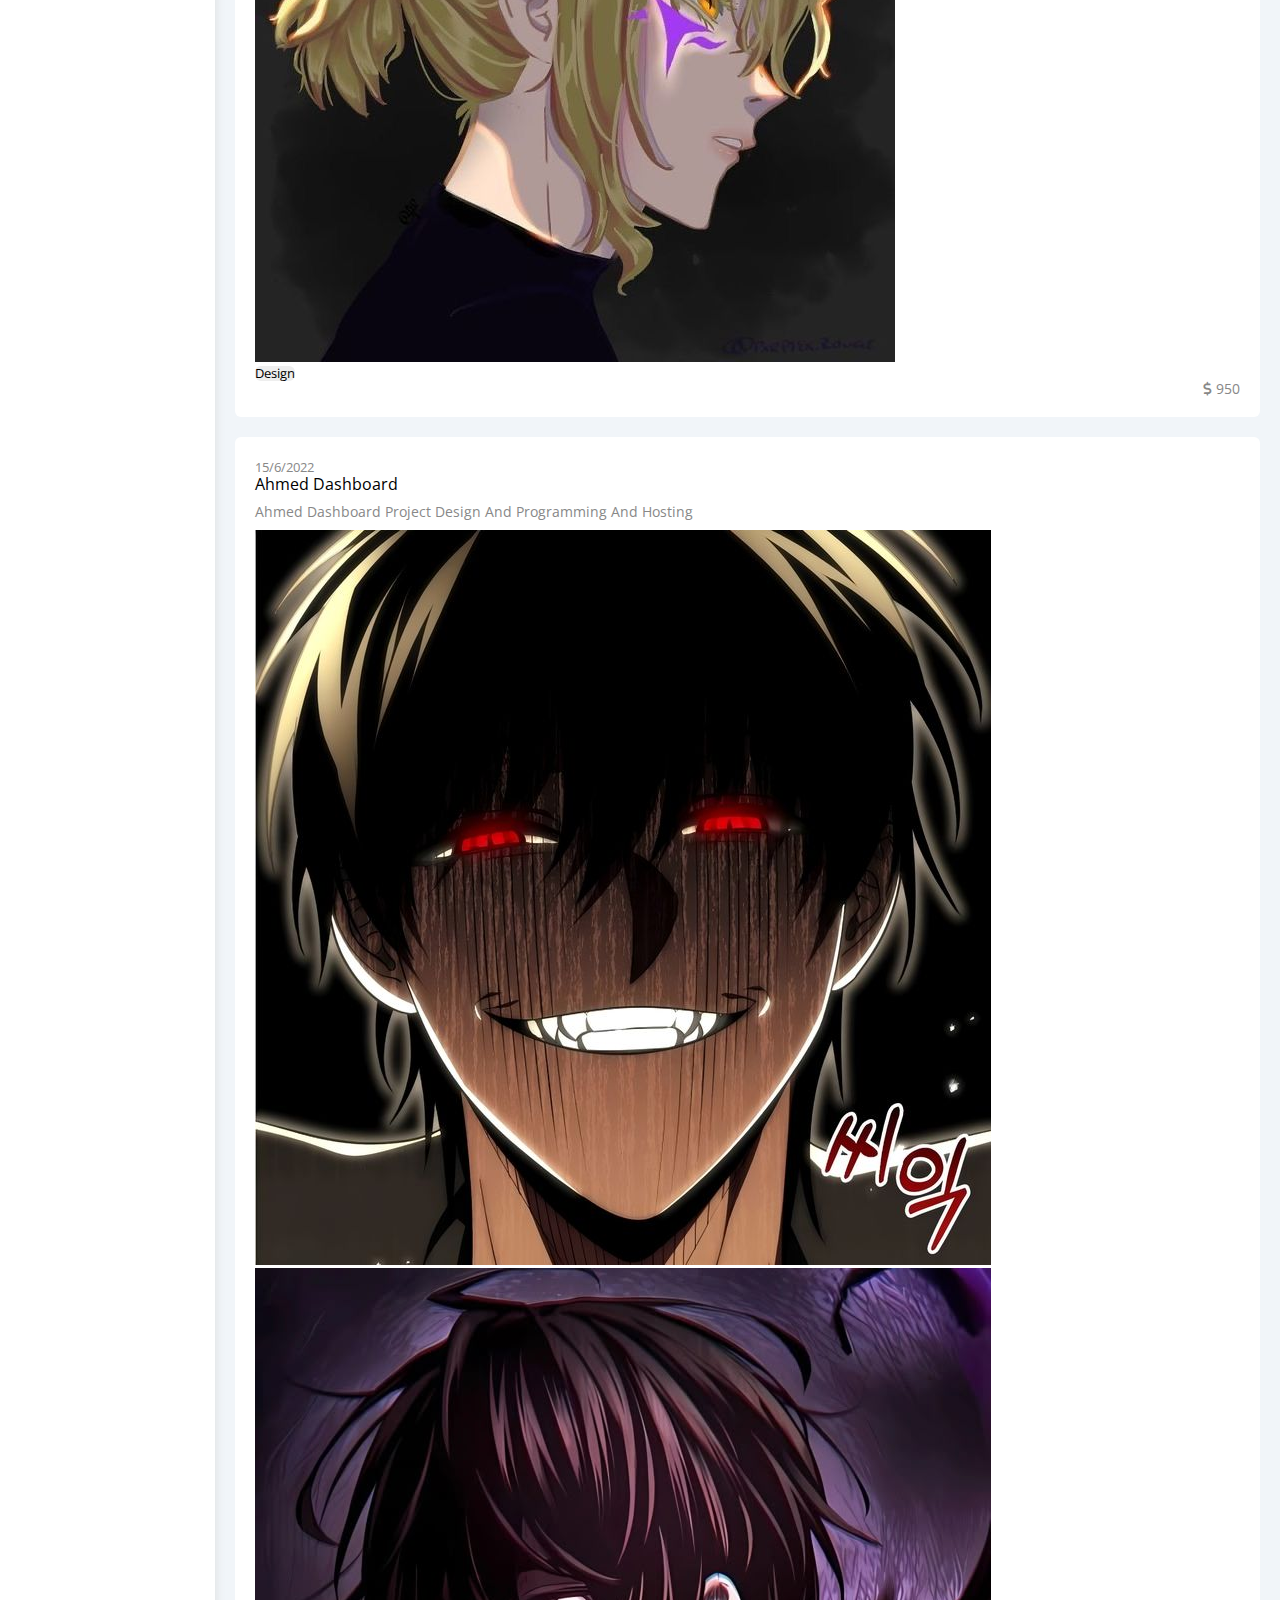
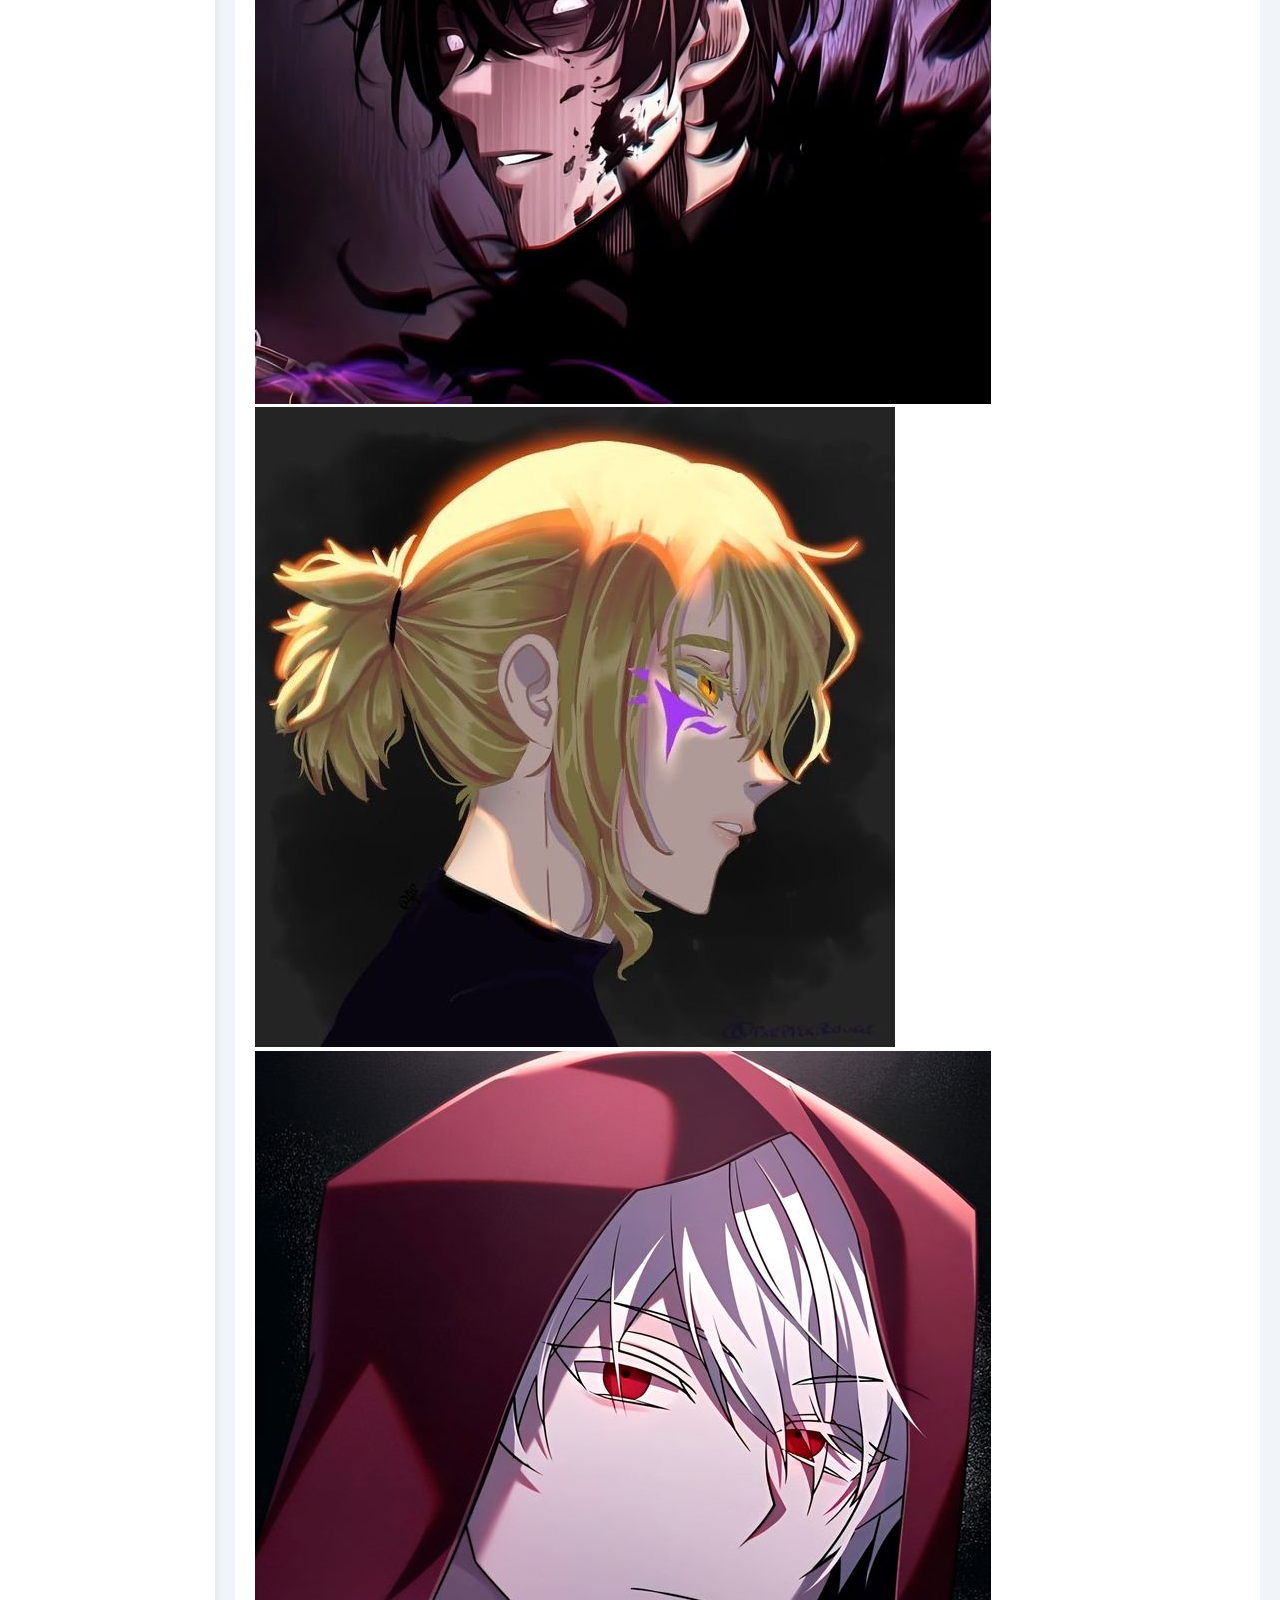
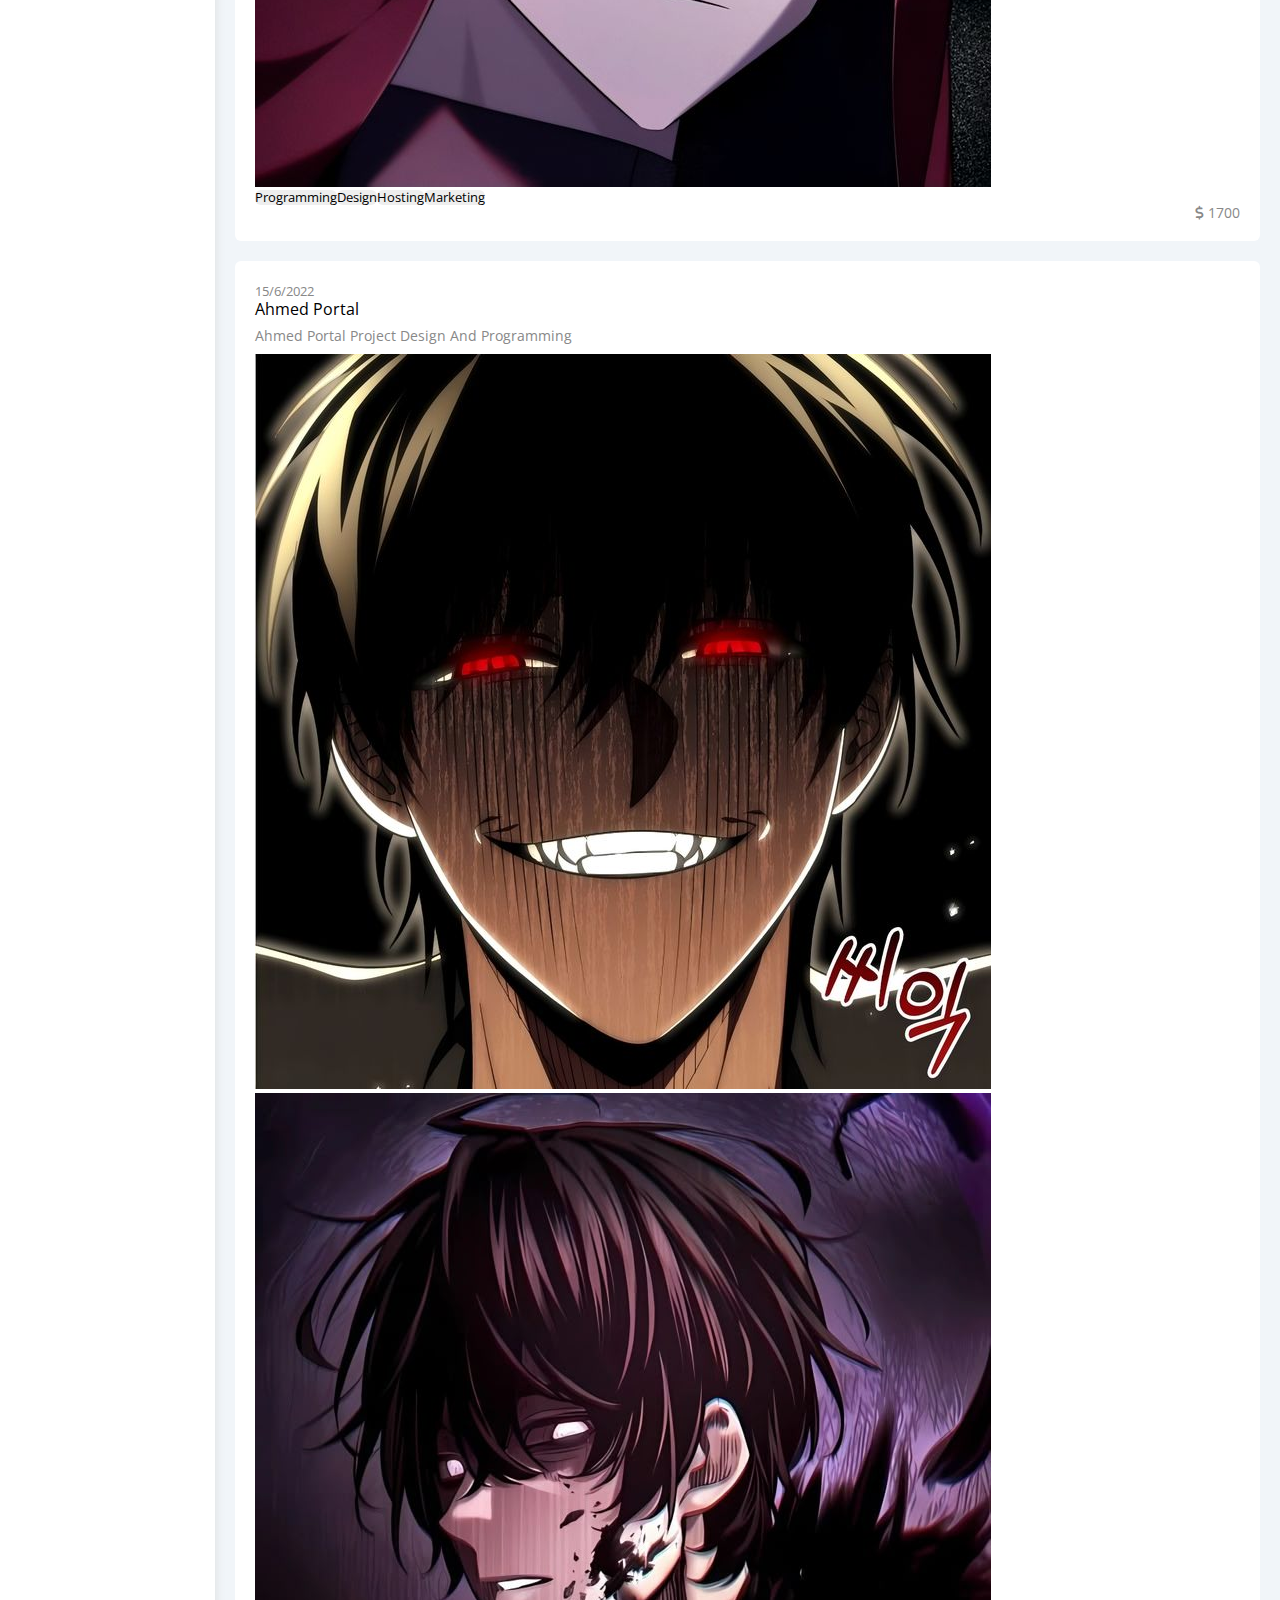
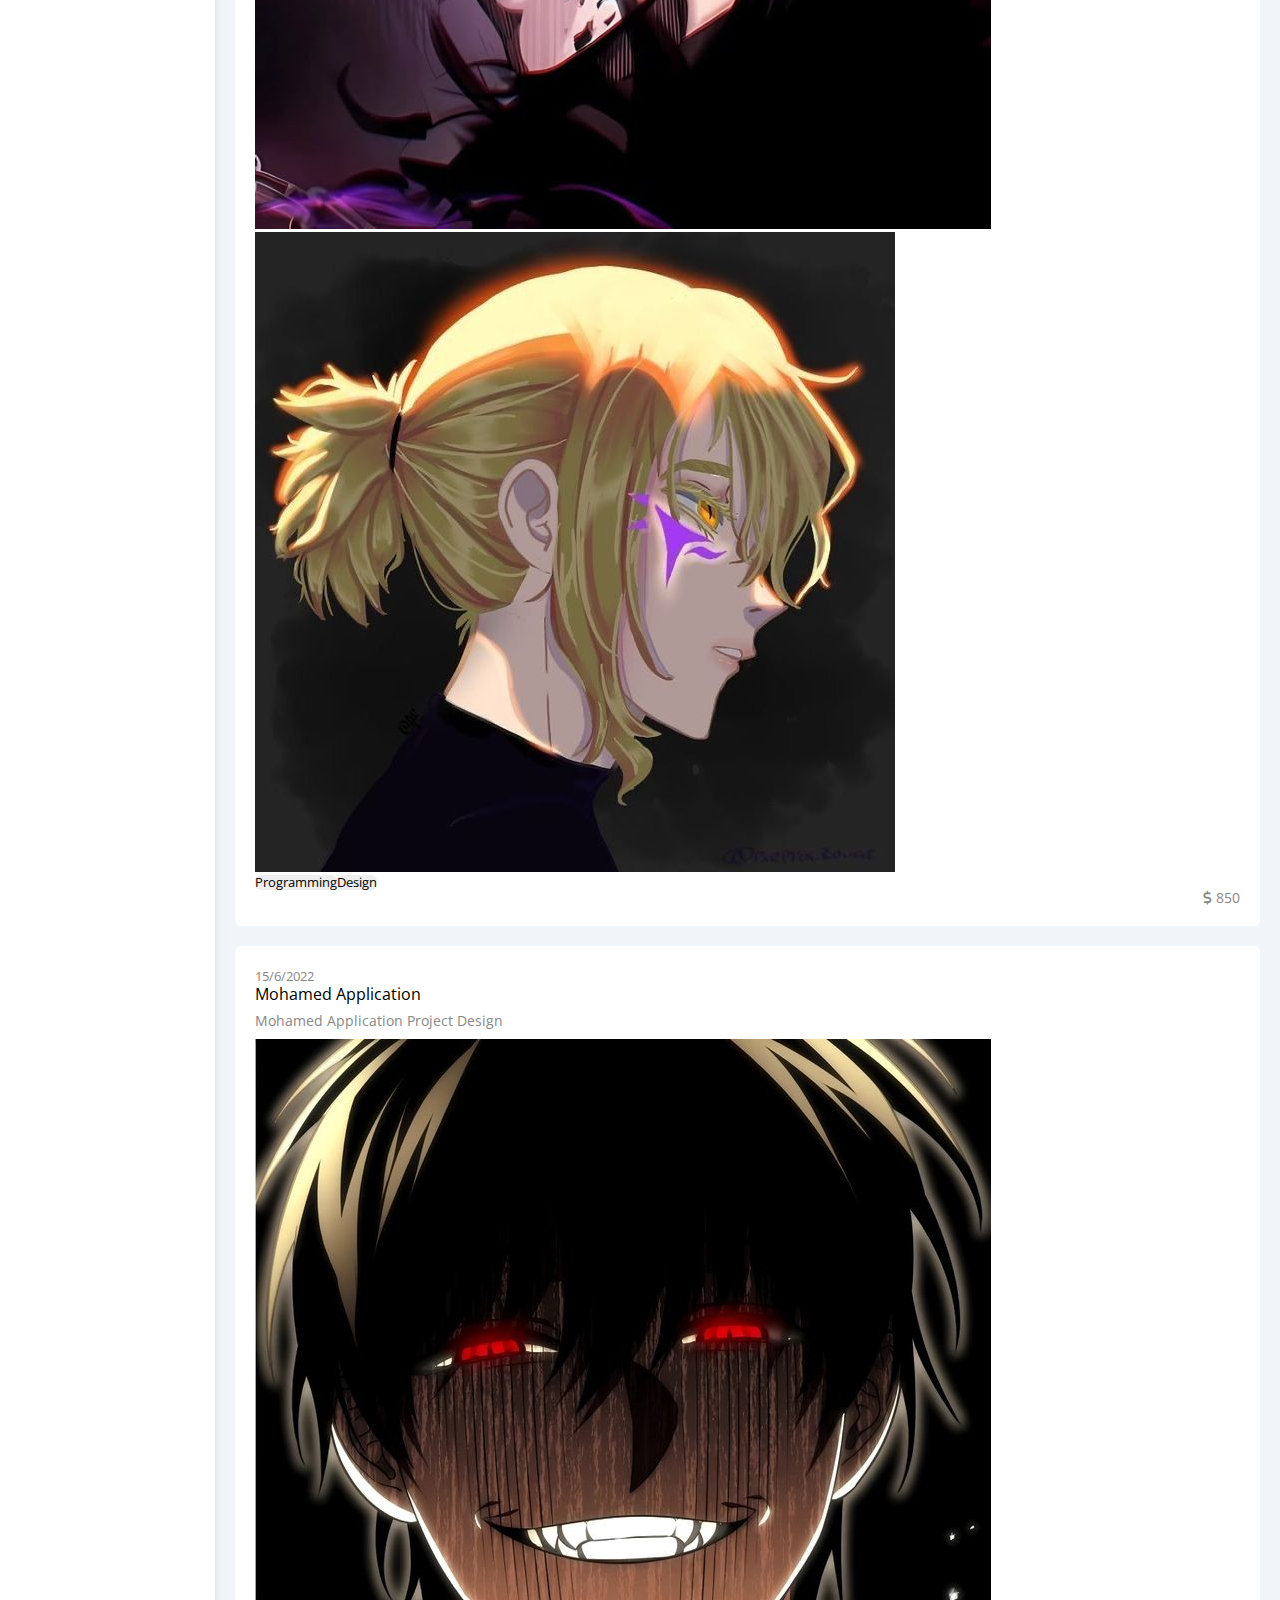
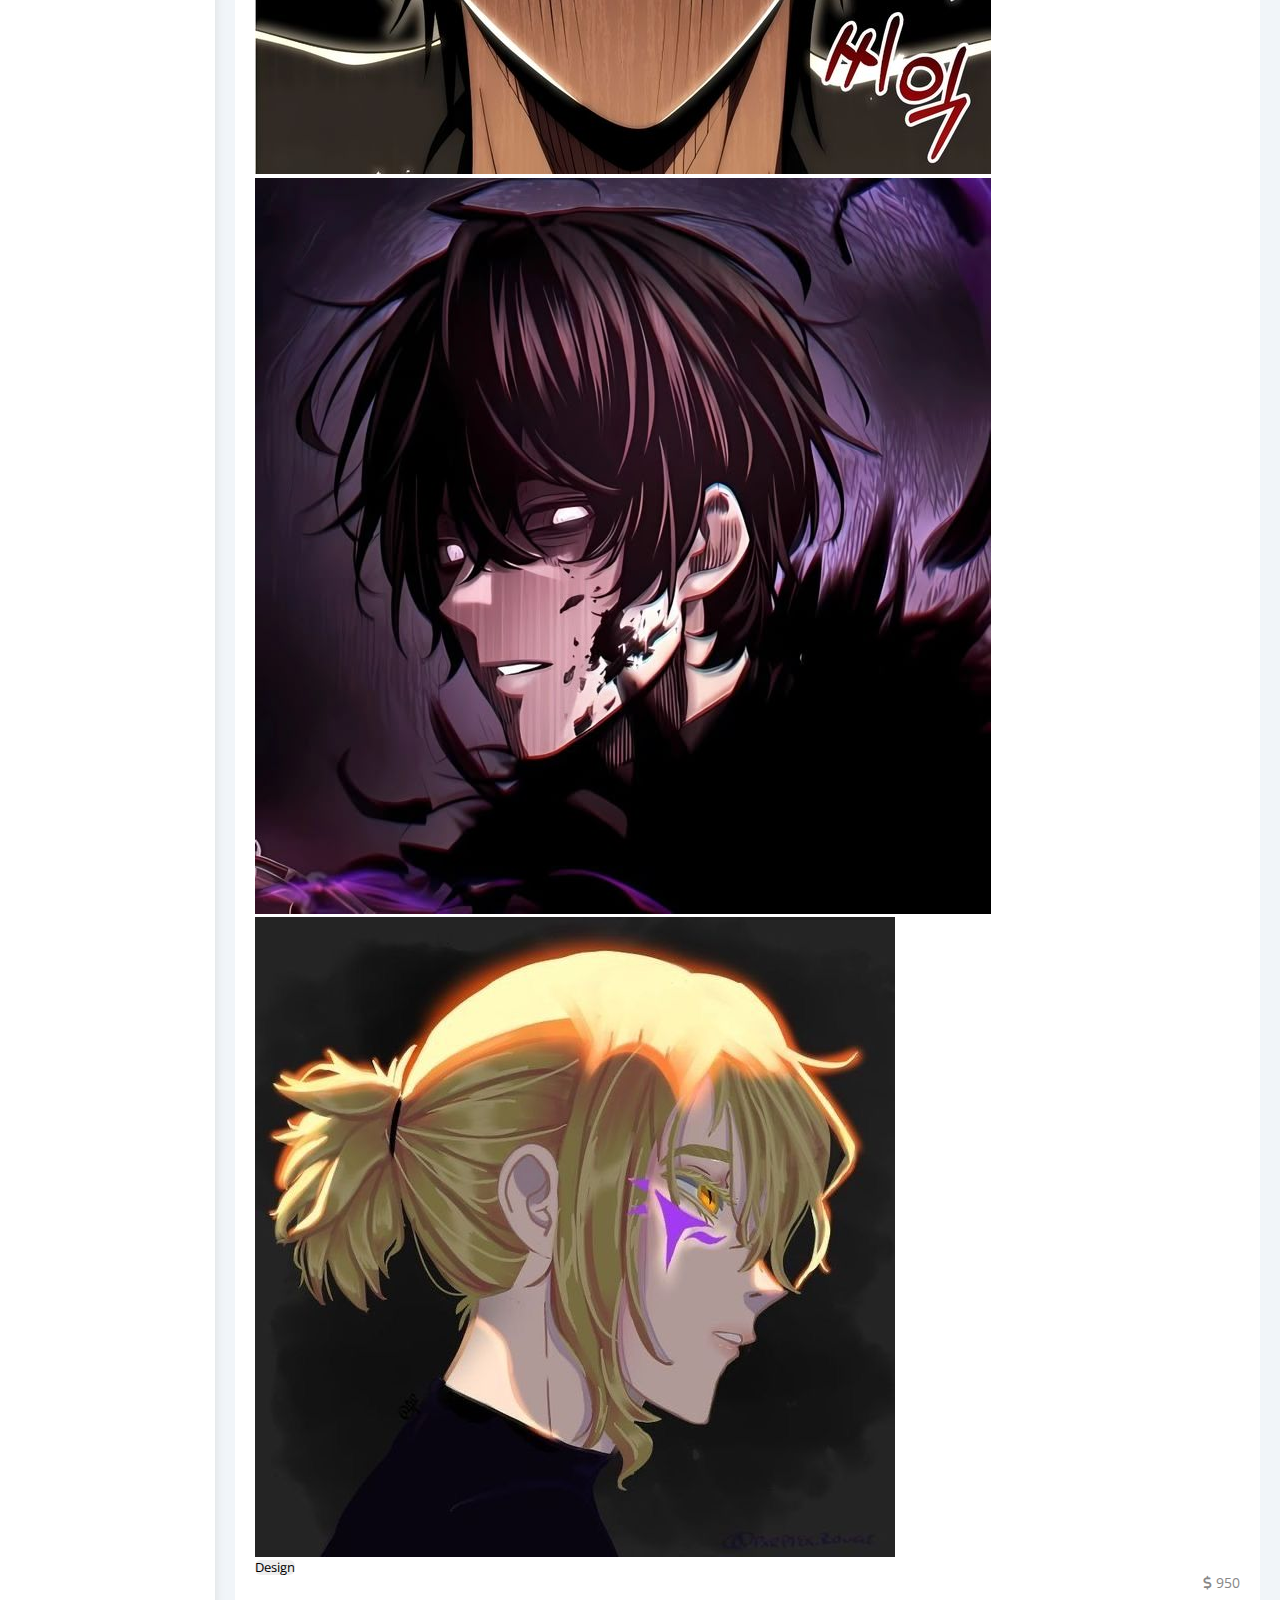
<file: pages/projects.html>
<!DOCTYPE html>
<html lang="en">
    <head>
        <meta charset="UTF-8">
        <meta name="viewport" content="width=device-width, initial-scale=1.0">
        <title>Projects</title>
        <!-- normalize file -->
        <link rel="stylesheet" href="../css/normalize.css">
        <!-- font awesome -->
        <link rel="stylesheet" href="../css/all.min.css">
        <!-- framework -->
        <link rel="stylesheet" href="../css/framework.css">
        <!-- style file -->
        <link rel="stylesheet" href="../css/master.css">
        <!-- google font -->
        <link rel="preconnect" href="https://fonts.googleapis.com" />
        <link rel="preconnect" href="https://fonts.gstatic.com" crossorigin />
        <link href="https://fonts.googleapis.com/css2?family=Open+Sans:wght@300;500&#038;display=swap" rel="stylesheet" />
    </head>
    <body>
        <div class="page d-flex">
            <div class="sidebar bg-white p-20 ">
                <h3 class="txt-c p-relative">Elzero</h3>
                <ul>
                    <li>
                        <a class="c-black d-flex rad-6 fs-14 p-10 align-c" href="../index.html"><i class="fa-regular fa-chart-bar"></i><span class="hide-mobile">Dashboard</span></a>
                    </li>
                    <li>
                        <a class="c-black d-flex rad-6 fs-14 p-10 align-c" href="settings.html"><i class="fa-solid fa-gear"></i><span class="hide-mobile">Settings</span></a>
                    </li>
                    <li>
                        <a class="c-black d-flex rad-6 fs-14 p-10 align-c" href="profile.html"><i class="fa-regular fa-user"></i><span class="hide-mobile">Profile</span></a>
                    </li>
                    <li>
                        <a  style="background-color: #f6f6f6;" class="c-black d-flex rad-6 fs-14 p-10 align-c" href="projects.html"><i class="fa-solid fa-diagram-project"></i><span class="hide-mobile">Projects</span></a>    
                    </li>
                    <li>
                        <a class="c-black d-flex rad-6 fs-14 p-10 align-c" href="courses.html"><i class="fa-solid fa-graduation-cap"></i><span class="hide-mobile">Courses</span></a>
                    </li>
                    <li>
                        <a class="c-black d-flex rad-6 fs-14 p-10 align-c" href="friends.html"><i class="fa-regular fa-circle-user"></i><span class="hide-mobile">Friends</span> </a>
                    </li>
                    <li>
                        <a class="c-black d-flex rad-6 fs-14 p-10 align-c" href="files.html"><i class="fa-regular fa-file"></i><span class="hide-mobile">Files</span></a>
                    </li>
                    <li>
                        <a class="c-black d-flex rad-6 fs-14 p-10 align-c" href="plans.html"><i class="fa-regular fa-credit-card"></i><span class="hide-mobile">Plans</span></a>
                    </li>
                </ul>
            </div>
            <div class="content w-full">
                <!-- start header -->
                <div class="header bg-white p-15 flex-between">
                    <div class="search p-relative">
                        <input class="p-10" type="search" placeholder="Type A Keyword">
                    </div>
                    <div class="icons d-flex align-c">
                        <div class="notifications p-relative">
                            <i class="fa-regular fa-bell"></i>
                        </div>
                        <img src="../images/avatar.jpeg" alt="">
                    </div>
                </div>
                <!-- end header -->
                <!-- start title -->
                <h1 class="main-title p-relative">Projects</h1>
                <!-- start projects container -->
                <div class="projects-container d-grid gap-20 m-20">
                    <!-- start projects -->
                    <div class="project p-relative bg-white rad-6 p-20">
                        <span class="date c-grey fs-13">15/10/2021</span>
                        <p>Elzero Dashboard</p>
                        <p class="c-grey fs-14 mt-10 mb-10">Elzero Dashboard Project Design And Programming And Hosting</p>
                        <div class="team">
                            <a href="#"><img src="../images/team-01.jpeg" alt=""></a>
                            <a href="#"><img src="../images/team-02.jpeg" alt=""></a>
                            <a href="#"><img src="../images/team-03.jpeg" alt=""></a>
                            <a href="#"><img src="../images/team-04.jpeg" alt=""></a>
                            <a href="#"><img src="../images/team-05.jpeg" alt=""></a>
                        </div>
                        <div class="content d-flex">
                            <span class="bg-eee rad-6 fs-13">Programming</span>
                            <span class="bg-eee rad-6 fs-13">Design</span>
                            <span class="bg-eee rad-6 fs-13">Hosting</span>
                            <span class="bg-eee rad-6 fs-13">Marketing</span>
                        </div>
                        <div class="footer flex-between">
                            <div><span class="d-block bg-red" style="width: 50%"></span></div>
                            <p class="c-grey fs-14"><i class="fa-solid fa-dollar-sign"></i>2500</p>
                        </div>
                    </div>
                    <div class="project p-relative bg-white rad-6 p-20">
                        <span class="date c-grey fs-13">15/6/2022</span>
                        <p>Academy Portal</p>
                        <p class="c-grey fs-14 mt-10 mb-10">Academy Portal Project Design And Programming</p>
                        <div class="team">
                            <a href="#"><img src="../images/team-01.jpeg" alt=""></a>
                            <a href="#"><img src="../images/team-02.jpeg" alt=""></a>
                            <a href="#"><img src="../images/team-03.jpeg" alt=""></a>
                        </div>
                        <div class="content d-flex">
                            <span class="bg-eee rad-6 fs-13">Programming</span>
                            <span class="bg-eee rad-6 fs-13">Design</span>
                        </div>
                        <div class="footer flex-between">
                            <div><span class="d-block bg-green" style="width: 80%"></span></div>
                            <p class="c-grey fs-14"><i class="fa-solid fa-dollar-sign"></i>1800</p>
                        </div>
                    </div>
                    <div class="project p-relative bg-white rad-6 p-20">
                        <span class="date c-grey fs-13">15/6/2022</span>
                        <p>Chatting Application</p>
                        <p class="c-grey fs-14 mt-10 mb-10">Chatting Application Project Design</p>
                        <div class="team">
                            <a href="#"><img src="../images/team-01.jpeg" alt=""></a>
                            <a href="#"><img src="../images/team-02.jpeg" alt=""></a>
                            <a href="#"><img src="../images/team-03.jpeg" alt=""></a>
                        </div>
                        <div class="content d-flex">
                            <span class="bg-eee rad-6 fs-13">Design</span>
                        </div>
                        <div class="footer flex-between">
                            <div><span class="d-block bg-blue" style="width: 100%"></span></div>
                            <p class="c-grey fs-14"><i class="fa-solid fa-dollar-sign"></i>950</p>
                        </div>
                    </div>
                    <div class="project p-relative bg-white rad-6 p-20">
                        <span class="date c-grey fs-13">15/6/2022</span>
                        <p>Ahmed Dashboard</p>
                        <p class="c-grey fs-14 mt-10 mb-10">Ahmed Dashboard Project Design And Programming And Hosting</p>
                        <div class="team">
                            <a href="#"><img src="../images/team-01.jpeg" alt=""></a>
                            <a href="#"><img src="../images/team-02.jpeg" alt=""></a>
                            <a href="#"><img src="../images/team-03.jpeg" alt=""></a>
                            <a href="#"><img src="../images/team-04.jpeg" alt=""></a>
                        </div>
                        <div class="content d-flex">
                            <span class="bg-eee rad-6 fs-13">Programming</span>
                            <span class="bg-eee rad-6 fs-13">Design</span>
                            <span class="bg-eee rad-6 fs-13">Hosting</span>
                            <span class="bg-eee rad-6 fs-13">Marketing</span>
                        </div>
                        <div class="footer flex-between">
                            <div><span class="d-block bg-green" style="width: 60%"></span></div>
                            <p class="c-grey fs-14"><i class="fa-solid fa-dollar-sign"></i>1700</p>
                        </div>
                    </div>
                    <div class="project p-relative bg-white rad-6 p-20">
                        <span class="date c-grey fs-13">15/6/2022</span>
                        <p>Ahmed Portal</p>
                        <p class="c-grey fs-14 mt-10 mb-10">Ahmed Portal Project Design And Programming</p>
                        <div class="team">
                            <a href="#"><img src="../images/team-01.jpeg" alt=""></a>
                            <a href="#"><img src="../images/team-02.jpeg" alt=""></a>
                            <a href="#"><img src="../images/team-03.jpeg" alt=""></a>
                        </div>
                        <div class="content d-flex">
                            <span class="bg-eee rad-6 fs-13">Programming</span>
                            <span class="bg-eee rad-6 fs-13">Design</span>
                        </div>
                        <div class="footer flex-between">
                            <div><span class="d-block bg-green" style="width: 70%"></span></div>
                            <p class="c-grey fs-14"><i class="fa-solid fa-dollar-sign"></i>850</p>
                        </div>
                    </div>
                    <div class="project p-relative bg-white rad-6 p-20">
                        <span class="date c-grey fs-13">15/6/2022</span>
                        <p>Mohamed Application</p>
                        <p class="c-grey fs-14 mt-10 mb-10">Mohamed Application Project Design</p>
                        <div class="team">
                            <a href="#"><img src="../images/team-01.jpeg" alt=""></a>
                            <a href="#"><img src="../images/team-02.jpeg" alt=""></a>
                            <a href="#"><img src="../images/team-03.jpeg" alt=""></a>
                        </div>
                        <div class="content d-flex">
                            <span class="bg-eee rad-6 fs-13">Design</span>
                        </div>
                        <div class="footer flex-between">
                            <div><span class="d-block bg-red" style="width: 40%"></span></div>
                            <p class="c-grey fs-14"><i class="fa-solid fa-dollar-sign"></i>950</p>
                        </div>
                    </div>
                    <div class="project p-relative bg-white rad-6 p-20">
                        <span class="date c-grey fs-13">15/6/2022</span>
                        <p>Mohamed Dashboard</p>
                        <p class="c-grey fs-14 mt-10 mb-10">Mohamed Dashboard Project Design And Programming And Hosting</p>
                        <div class="team">
                            <a href="#"><img src="../images/team-01.jpeg" alt=""></a>
                            <a href="#"><img src="../images/team-02.jpeg" alt=""></a>
                            <a href="#"><img src="../images/team-03.jpeg" alt=""></a>
                            <a href="#"><img src="../images/team-04.jpeg" alt=""></a>
                        </div>
                        <div class="content d-flex">
                            <span class="bg-eee rad-6 fs-13">Programming</span>
                            <span class="bg-eee rad-6 fs-13">Design</span>
                            <span class="bg-eee rad-6 fs-13">Hosting</span>
                            <span class="bg-eee rad-6 fs-13">Marketing</span>
                        </div>
                        <div class="footer flex-between">
                            <div><span class="d-block bg-green" style="width: 70%"></span></div>
                            <p class="c-grey fs-14"><i class="fa-solid fa-dollar-sign"></i>1950</p>
                        </div>
                    </div>
                    <div class="project p-relative bg-white rad-6 p-20">
                        <span class="date c-grey fs-13">15/6/2022</span>
                        <p>Mohamed Portal</p>
                        <p class="c-grey fs-14 mt-10 mb-10">Mohamed Portal Project Design And Programming</p>
                        <div class="team">
                            <a href="#"><img src="../images/team-01.jpeg" alt=""></a>
                            <a href="#"><img src="../images/team-02.jpeg" alt=""></a>
                            <a href="#"><img src="../images/team-03.jpeg" alt=""></a>
                        </div>
                        <div class="content d-flex">
                            <span class="bg-eee rad-6 fs-13">Programming</span>
                            <span class="bg-eee rad-6 fs-13">Design</span>
                        </div>
                        <div class="footer flex-between">
                            <div><span class="d-block bg-green" style="width: 60%"></span></div>
                            <p class="c-grey fs-14"><i class="fa-solid fa-dollar-sign"></i>1650</p>
                        </div>
                    </div>
                    <div class="project p-relative bg-white rad-6 p-20">
                        <span class="date c-grey fs-13">15/6/2022</span>
                        <p>Ahmed Application</p>
                        <p class="c-grey fs-14 mt-10 mb-10">Ahmed Application Project Design</p>
                        <div class="team">
                            <a href="#"><img src="../images/team-01.jpeg" alt=""></a>
                            <a href="#"><img src="../images/team-02.jpeg" alt=""></a>
                            <a href="#"><img src="../images/team-03.jpeg" alt=""></a>
                        </div>
                        <div class="content d-flex">
                            <span class="bg-eee rad-6 fs-13">Design</span>
                        </div>
                        <div class="footer flex-between">
                            <div><span class="d-block bg-green" style="width: 90%"></span></div>
                            <p class="c-grey fs-14"><i class="fa-solid fa-dollar-sign"></i>950</p>
                        </div>
                    </div>
                    <!-- end projects -->
                </div>
                <!-- end projects container -->
            </div>
        </div>
    </body>
</html>
</file>
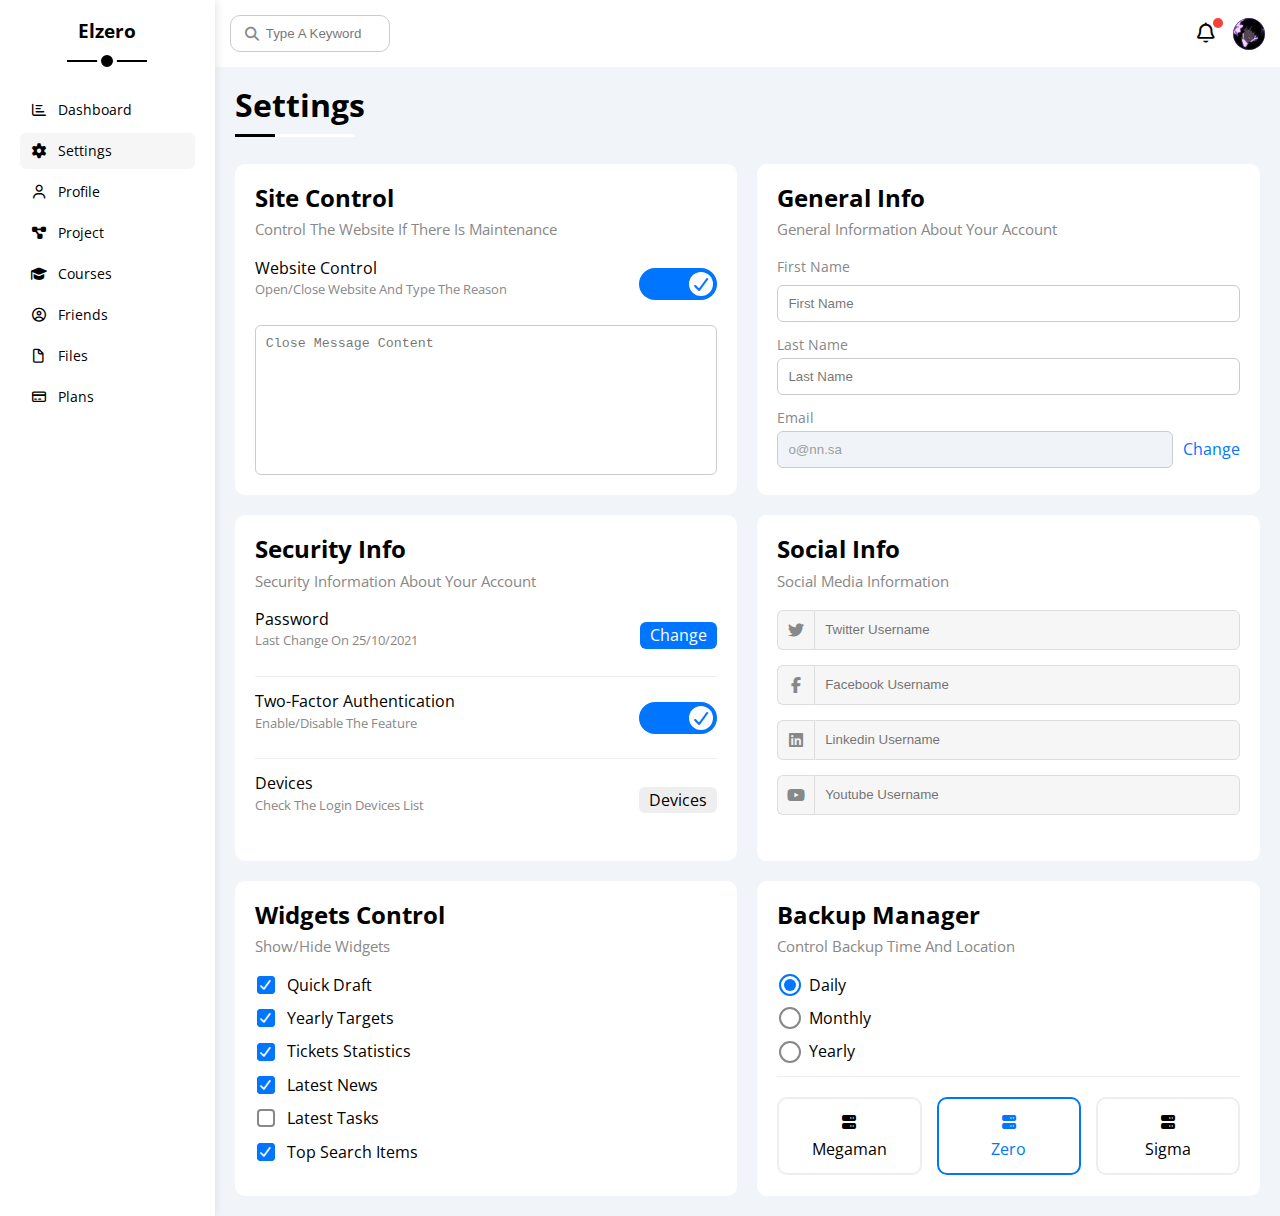
<file: pages/settings.html>
<!DOCTYPE html>
<html lang="en">
    <head>
        <meta charset="UTF-8">
        <meta name="viewport" content="width=device-width, initial-scale=1.0">
        <title>Dashboard</title>
        <!-- normalize file -->
        <link rel="stylesheet" href="../css/normalize.css">
        <!-- font awesome -->
        <link rel="stylesheet" href="../css/all.min.css">
        <!-- framework -->
        <link rel="stylesheet" href="../css/framework.css">
        <!-- style file -->
        <link rel="stylesheet" href="../css/master.css">
        <!-- google font -->
        <link rel="preconnect" href="https://fonts.googleapis.com" />
        <link rel="preconnect" href="https://fonts.gstatic.com" crossorigin />
        <link href="https://fonts.googleapis.com/css2?family=Open+Sans:wght@300;500&#038;display=swap" rel="stylesheet" />
    </head>
    <body>
        <div class="page d-flex">
            <div class="sidebar bg-white p-20 ">
                <h3 class="txt-c p-relative">Elzero</h3>
                <ul>
                    <li>
                        <a class="c-black d-flex rad-6 fs-14 p-10 align-c" href="index.html"><i class="fa-regular fa-chart-bar"></i><span class="hide-mobile">Dashboard</span></a>
                    </li>
                    <li>
                        <a style="background-color: #f6f6f6;" class="c-black d-flex rad-6 fs-14 p-10 align-c" href="settings.html"><i class="fa-solid fa-gear"></i><span class="hide-mobile">Settings</span></a>
                    </li>
                    <li>
                        <a class="c-black d-flex rad-6 fs-14 p-10 align-c" href="profile.html"><i class="fa-regular fa-user"></i><span class="hide-mobile">Profile</span></a>
                    </li>
                    <li>
                        <a class="c-black d-flex rad-6 fs-14 p-10 align-c" href="project.html"><i class="fa-solid fa-diagram-project"></i><span class="hide-mobile">Project</span></a>    
                    </li>
                    <li>
                        <a class="c-black d-flex rad-6 fs-14 p-10 align-c" href="courses.html"><i class="fa-solid fa-graduation-cap"></i><span class="hide-mobile">Courses</span></a>
                    </li>
                    <li>
                        <a class="c-black d-flex rad-6 fs-14 p-10 align-c" href="friends.html"><i class="fa-regular fa-circle-user"></i><span class="hide-mobile">Friends</span> </a>
                    </li>
                    <li>
                        <a class="c-black d-flex rad-6 fs-14 p-10 align-c" href="files.html"><i class="fa-regular fa-file"></i><span class="hide-mobile">Files</span></a>
                    </li>
                    <li>
                        <a class="c-black d-flex rad-6 fs-14 p-10 align-c" href="plans.html"><i class="fa-regular fa-credit-card"></i><span class="hide-mobile">Plans</span></a>
                    </li>
                </ul>
            </div>
            <div class="content w-full">
                <!-- start header -->
                <div class="header bg-white p-15 flex-between">
                    <div class="search p-relative">
                        <input class="p-10" type="search" placeholder="Type A Keyword">
                    </div>
                    <div class="icons d-flex align-c">
                        <div class="notifications p-relative">
                            <i class="fa-regular fa-bell"></i>
                        </div>
                        <img src="../images/avatar.jpeg" alt="">
                    </div>
                </div>
                <!-- end header -->
                <!-- start title -->
                <h1 class="main-title p-relative">Settings</h1>
                <!-- end title -->
                <!-- start setting's holder -->
                <div class="settings-holder d-grid gap-20 m-20">
                    <!-- start site control -->
                    <div class="site-control bg-white rad-10 p-20">
                        <h2 class="mb-10">Site Control</h2>
                        <p class="c-grey fs-15 mb-20">Control The Website If There Is Maintenance</p>
                        <div class="control flex-between mb-15">
                            <div class="text">
                                <span>Website Control</span>
                                <p class="c-grey fs-13 mt-5 mb-13">Open/Close Website And Type The Reason</p>
                            </div>
                            <div class="switch p-relative">
                                <input type="checkbox" checked>
                                <span class="background"></span>
                                <span class="slider center-flex bg-white"></span>

                            </div>
                        </div>
                        <textarea class="close-message d-block w-full rad-6 p-10" placeholder="Close Message Content"></textarea>
                    </div>
                    <!-- end site control -->
                    <!-- start General Info -->
                    <div class="general-info bg-white rad-10 p-20">
                        <h2 class="mb-10">General Info</h2>
                        <p class="c-grey fs-15 mb-20">General Information About Your Account</p>
                        <div class="mb-15">
                            <label for="f-name" class="d-block c-grey mb-10 fs-14">First Name</label>
                            <input id="f-name" class="d-block w-full rad-6 p-10 border-ccc outline-none" type="text" placeholder="First Name">
                        </div>
                        <div class="mb-15">
                            <label for="l-name" class="d-block c-grey mb-5 fs-14">Last Name</label>
                            <input id="l-name" class="d-block w-full rad-6 p-10 border-ccc outline-none" type="text" placeholder="Last Name">
                        </div>
                        <div>
                            <label for="email" class="d-block c-grey mb-5 fs-14">Email</label>
                            <div class="center-flex">
                                <input id="email" class="d-block w-full rad-6 p-10 mr-10 border-ccc outline-none" type="text" placeholder="o@nn.sa" disabled>
                                <a href="#" class="c-blue">Change</a>
                            </div>
                        </div>
                    </div>
                    <!-- end General Info -->
                    <!-- start security info -->
                    <div class="security-info bg-white rad-10 p-20">
                        <h2 class="mb-10">Security Info</h2>
                        <p class="c-grey fs-15 mb-20">Security Information About Your Account</p>
                        <div class="password flex-between mb-15 pb-15">
                            <div class="text">
                                <span>Password</span>
                                <p class="c-grey fs-13 mt-5">Last Change On 25/10/2021</p>
                            </div>
                            <a href="#" class="bg-blue c-white button-shape">Change</a>
                        </div>
                        <div class="sec-box flex-between mb-15 pb-15">
                            <div class="text">
                                <span>Two-Factor Authentication</span>
                                <p class="c-grey fs-13 mt-5">Enable/Disable The Feature</p>
                            </div>
                            <div class="toggle">
                                <label for="switch" class="p-relative">
                                    <input id="switch" type="checkbox" checked>
                                    <div class="switch p-relative"></div>
                                </label>
                            </div>
                        </div>
                        <div class="third-box flex-between pb-15">
                            <div class="text">
                                <span>Devices</span>
                                <p class="c-grey fs-13 mt-5">Check The Login Devices List</p>
                            </div>
                            <a href="#" class="bg-eee c-black button-shape">Devices</a>
                        </div>
                    </div>
                    <!-- end security info -->
                    <!-- start social info -->
                    <div class="social-info bg-white rad-10 p-20">
                        <h2 class="mb-10">Social Info</h2>
                        <p class="c-grey fs-15 mb-20">Social Media Information</p>
                        <div class="rad-6 d-flex mb-15">
                            <input class="w-full" type="text" placeholder="Twitter Username">
                            <i class="fa-brands fa-twitter center-flex c-grey"></i>
                        </div>
                        <div class="rad-6 d-flex mb-15">
                            <input class="w-full" type="text" placeholder="Facebook Username">
                            <i class="fa-brands fa-facebook-f center-flex c-grey"></i>
                        </div>
                        <div class="rad-6 d-flex mb-15">
                            <input class="w-full" type="text" placeholder="Linkedin Username">
                            <i class="fa-brands fa-linkedin center-flex c-grey"></i>
                        </div>
                        <div class="rad-6 d-flex mb-15">
                            <input class="w-full" type="text" placeholder="Youtube Username">
                            <i class="fa-brands fa-youtube center-flex c-grey"></i>
                        </div>
                    </div>
                    <!-- end social info -->
                    <!-- start widgets-control -->
                    <div class="widgets-control bg-white rad-10 p-20">
                        <h2 class="mb-10">Widgets Control</h2>
                        <p class="c-grey fs-15 mb-20">Show/Hide Widgets</p>
                        <div class="d-flex align-c mb-15">
                            <input id="one" type="checkbox" checked>
                            <label for="one">Quick Draft</label>
                        </div>
                        <div class="d-flex align-c mb-15">
                            <input id="two" type="checkbox" checked>
                            <label for="two">Yearly Targets</label>
                        </div>
                        <div class="d-flex align-c mb-15">
                            <input id="three" type="checkbox" checked>
                            <label for="three">Tickets Statistics</label>
                        </div>
                        <div class="d-flex align-c mb-15">
                            <input id="four" type="checkbox" checked>
                            <label for="four">Latest News</label>
                        </div>
                        <div class="d-flex align-c mb-15">
                            <input id="five" type="checkbox">
                            <label for="five">Latest Tasks</label>
                        </div>
                        <div class="d-flex align-c mb-15">
                            <input id="six" type="checkbox" checked>
                            <label for="six">Top Search Items</label>
                        </div>
                    </div>
                    <!-- end widgets-control -->
                    <!-- start backup manager -->
                    <div class="backup-manager bg-white rad-10 p-20">
                        <h2 class="mb-10">Backup Manager</h2>
                        <p class="c-grey fs-15 mb-20">Control Backup Time And Location</p>
                        <div class="period">
                            <div class="d-flex align-c mb-15">
                                <input id="daily" type="radio" name="period" checked>
                                <label for="daily">Daily</label>
                            </div>
                            <div class="d-flex align-c mb-15">
                                <input id="monthly" type="radio" name="period">
                                <label for="monthly">Monthly</label>
                            </div>
                            <div class="d-flex align-c mb-15">
                                <input id="yearly" type="radio" name="period">
                                <label for="yearly">Yearly</label>
                            </div>
                        </div>
                        <div class="servers d-flex pt-20">
                            <div>
                                <input id="megaman" type="radio" name="server">
                                <label for="megaman">
                                    <div class="rad-10 txt-c p-15">
                                        <i class="fa-solid fa-server d-block w-full mb-10"></i>
                                        Megaman
                                    </div>
                                </label>
                            </div>
                            <div>
                                <input id="zero" type="radio" name="server" checked>
                                <label for="zero">
                                    <div class="rad-10 txt-c p-15">
                                        <i class="fa-solid fa-server d-block w-full mb-10"></i>
                                        Zero
                                    </div>
                                </label>
                            </div>
                            <div>
                                <input id="sigma" type="radio" name="server">
                                <label for="sigma">
                                    <div class="rad-10 txt-c p-15">
                                        <i class="fa-solid fa-server d-block w-full mb-10"></i>
                                        Sigma
                                    </div>
                                </label>
                            </div>
                        </div>
                    </div>
                    <!-- end backup manager -->

                </div>
                <!-- end setting's holder -->
            </div>
        </div>
    </body>
</html>
</file>
<file: css/framework.css>
/* start variables */
:root {
    --blue-color: #0075ff;
    --blue-alt-color: #0d69d5;
    --grey-color: #888;
    --red-color: #f44336;
    --orange-color: #f59e0b;
    --green-color: #22c55e;
}
/* end variables */

/* start framework */


/* padding */
.p-20 {
    padding: 20px;
}
.p-15 {
    padding: 15px;
}
.p-10 {
    padding: 10px;
}
.pt-20 {
    padding-top: 20px;
}
.pt-15 {
    padding-top: 15px;
}
.pt-10 {
    padding-top: 10px;
}
.pb-20 {
    padding-bottom: 20px;
}
.pb-15 {
    padding-bottom: 15px;
}
.pb-10 {
    padding-bottom: 10px;
}
.pl-15 {
    padding-left: 15px;
}

/* margin */
.m-20 {
    margin: 20px;
}
.mt-25 {
    margin-top: 25px;
}
.mt-20 {
    margin-top: 20px;
}
.mt-15 {
    margin-top: 15px;
}
.mt-10 {
    margin-top: 10px;
}
.mt-5 {
    margin-top: 5px;
}
.mb-25 {
    margin-bottom: 25px;
}
.mb-20 {
    margin-bottom: 20px;
}
.mb-15 {
    margin-bottom: 15px;
}
.mb-10 {
    margin-bottom: 10px;
}
.mb-5 {
    margin-bottom: 5px;
}
.mr-15 {
    margin-right: 15px;
}
.mr-10 {
    margin-right: 10px;
}
.mr-5 {
    margin-right: 5px;
}

/* grid */
.d-grid {
    display: grid;
}

/* flex */
.d-flex {
    display: flex;
}
.f-wrap {
    flex-wrap: wrap;
}
.align-c {
    align-items: center;
}
.space-between {
    justify-content: space-between;
}
.center-flex {
    display: flex;
    justify-content: center;
    align-items: center;
}
.flex-between {
    display: flex;
    align-items: center;
    justify-content: space-between;
}

/* gap */
.gap-20 {
    gap: 20px;
}

/* display */
.d-block {
    display: block;
}

/* border */
.b-none {
    border: none;
}

/* position */
.p-relative {
    position: relative;
}
.p-absolute {
    position: absolute;
}

/* border radius */
.rad-half {
    border-radius: 50%;
}
.rad-6 {
    border-radius: 6px;
}

.rad-10 {
    border-radius: 10px;
}

/* font */
.fs-25 {
    font-size: 25px;
}
.fs-15 {
    font-size: 15px;
}
.fs-14 {
    font-size: 14px;
}
.fs-13 {
    font-size: 13px;
}
.fw-bold {
    font-weight: bold;
}
.txt-c {
    text-align: center;
}


/* colors */
.bg-white {
    background-color: white;
}
.bg-eee {
    background-color: #eee;
}
.bg-blue {
    background-color: var(--blue-color);
}
.bg-orange {
    background-color: var(--orange-color);
}
.bg-green {
    background-color: var(--green-color);
}
.bg-red {
    background-color: var(--red-color);
}
.c-black {
    color: black;
}
.c-white { 
    color: white;
}
.c-grey {
    color: var(--grey-color);
}
.c-blue {
    color: var(--blue-color);
}
.c-orange {
    color: var(--orange-color);
}
.c-green {
    color: var(--green-color)
}
.c-red {
    color: var(--red-color)
}

/* width */
.w-full {
    width: 100%;
}
.w-fit {
    width: fit-content;
}



/* mobile */
@media (max-width: 767.99px){
    .hide-mobile {
        display: none;
    }
    .txt-c-mobile {
        text-align: center;
    }
    .block-mobile {
        display: block;
    }
}

/* button */
.button-shape {
    padding: 4px 10px;
    border-radius: 6px;
}

/* border */
.border-ccc {
    border: 1px solid #ccc;
}

/* outline */
.outline-none {
    outline: none;
}
</file>
<file: css/master.css>
/* start variables */
:root {
    --blue-color: #0075ff;
    --blue-alt-color: #0d69d5;
    --grey-color: #888;
    --red-color: #f44336;
    --orange-color: #f59e0b;
    --green-color: #22c55e;
}
/* end variables */
/* start glopal rules */
* {
    -webkit-box-sizing: border-box;
    -ms-box-sizing: border-box;
    box-sizing: border-box;
    margin: 0;
}
html {
    scroll-behavior: smooth;
}
body {
    font-family: "open sans", sans-serif;
}
ul {
    padding: 0;
    list-style: none;
}
a {
    text-decoration: none;
}
*:focus {
    outline: none;
}
/* end glopal rules */
/* start scrollbar */
::-webkit-scrollbar {
    width: 15px;
}

::-webkit-scrollbar-track {
    background-color: white;
}

::-webkit-scrollbar-thumb {
    background-color: var(--blue-color);
}

::-webkit-scrollbar-thumb:hover {
    background-color: var(--blue-alt-color);
}
/* end scrollbar */
/* start page */
.page {
    min-height: 100vh;
    background-color: #f1f5f9;
}
/* end page */
/* start sidebar (all pages) */
.page .sidebar {
    width: 250px;
    box-shadow: 0 0 10px #ddd;
    z-index: 1;
}

@media (max-width: 767.99px) {
    .page .sidebar {
        width: 57px;
        padding: 10px;
    }
}

.page .sidebar > h3 {
    margin-bottom: 50px;
}

@media (max-width: 767.99px) {
    .page .sidebar > h3 {
        font-size: 13px;
        margin-bottom: 15px;
    }
}

.page .sidebar > h3::before,
.page .sidebar > h3::after {
    content: "";
    position: absolute;
    left: 50%;
    transform: translatex(-50%);
    background-color: black;
    
}

.page .sidebar > h3::before {
    bottom: -20px;
    width: 80px;
    height: 2px;
}

.page .sidebar > h3::after {
    bottom: -29px;
    width: 12px;
    height: 12px;
    border-radius: 50%;
    border: 4px solid white;
}

@media (max-width: 767.99px) {
    .page .sidebar > h3::before,
    .page .sidebar > h3::after {
        display: none;
    }
}

.sidebar > ul li a {
    transition: 0.3s;
    margin-bottom: 5px;
}

.sidebar > ul li a:hover {
    background-color: #f6f6f6;
}

.sidebar > ul li a span {
    margin-left: 10px;
}

/* end sidebar (all pages) */
/* start content - header (all pages) */
.page > .content {
    overflow: hidden;
}
.page > .content .header .search::before {
    font-family: "Font Awesome 5 Free";
    content: "\f002";
    font-weight: 900;
    font-size: 14px;
    position: absolute;
    left: 15px;
    top: 50%;
    transform: translateY(-50%);
    color: var(--grey-color);
}

.page > .content .header .search input {
    width: 160px;
    padding-left: 35px;
    border-radius: 10px;
    border: 1px solid #ccc;
    transition: 0.3s;
}

.page > .content .header .search input:focus {
    outline: none;
    width: 200px;
}

.page > .content .header .search input:focus::placeholder {
    opacity: 0;
}

.page > .content .header .icons .notifications::before {
    content: "";
    width: 10px;
    height: 10px;
    border-radius: 50%;
    background-color: var(--red-color);
    position: absolute;
    top: -5px;
    right: -5px;
}

.page > .content .header .icons .notifications i {
    font-size: 20px;
}

.page > .content .header .icons img {
    width: 32px;
    height: 32px;
    border-radius: 50%;
    margin-left: 15px;
}


/* end content - header (all pages) */
/* start title (all pages) */
.page > .content .main-title {
    margin: 20px 20px 40px 20px;
}
.page > .content .main-title::before,
.page > .content .main-title::after {
    content: "";
    position: absolute;
    left: 0;
    top: calc((100% + 10px));
    height: 3px;
}

.page > .content .main-title::before {
    width: 120px;
    background-color: white;
}

.page > .content .main-title::after {
    width: 40px;
    background-color: black;
}

/* end title (all pages) */
/* start dashboard (index.html) */
/* start holder */
.page > .content .holder {
    grid-template-columns: repeat(auto-fill, minmax(450px, 1fr));
    margin-right: 20px;
    margin-left: 20px;
    margin-bottom: 20px;
}


@media (max-width: 767.99px) {
    .page > .content .holder {
        grid-template-columns: minmax(200px, 1fr);
        margin-right: 10px;
        margin-left: 10px;
        gap: 10px;
    }

}

/* start wlecome widget */

.holder .welcome {
    overflow: hidden;
}

@media (max-width: 767.99px) {
    .holder .welcome .top {
        padding-bottom: 30px; 
    }
}

.holder .welcome .top img:first-child {
    width: 64px;
    height: 64px;
    padding: 2px;
    border: 2px solid white;
    border-radius: 50%;
    box-shadow: 0 0 5px #ddd;
    position: absolute;
    top: 100%;
    left: 20px;
    transform: translatey(-50%);
}
@media (max-width: 767.99px) {
    .holder .welcome .top img:first-child {
        left: 50%;
        transform: translate(-50%, -50%);
    }
}

.holder .welcome .top .text p {
    margin-bottom: 16px;
}


.holder .welcome .top img:last-child {
    width: 200px;

}

.holder .welcome .info {
    border-top: 1px solid #eee;
    border-bottom: 1px solid #eee;
    margin-top: 52px;
}

@media (max-width: 767.99px) {
    .holder .welcome .info {
        flex-direction: column;
    }
}

.holder .welcome .info div {
    flex: 1;
}

@media (max-width: 767.99px) {
    .holder .welcome .info div:not(:last-child) {
        margin-bottom: 20px;
    }
}


.holder .welcome a {
    margin-right: 15px;
    margin-bottom: 15px;
    margin-left: auto;
    transition: 0.3s;
}

.holder .welcome a:hover {
    background-color: var(--blue-alt-color);
}
/* end wlecome widget */
/* start quick draft widget */
.holder .draft form input:first-of-type:focus,
.holder .draft form textarea {
    outline: none;
}

.holder .draft form textarea {
    resize: none;
    height: 180px;
}

.holder .draft form input:last-of-type {
    margin-left: auto;
    cursor: pointer;
    transition: 0.3s;
}
.holder .draft form input:last-of-type:hover {
    background-color: var(--blue-alt-color);
}
/* end quick draft widget */
/* start targets widget */
.targets .target > div:first-of-type {
    width: 80px;
    height: 80px;
    margin-right: 15px;
}

.targets .target > div:last-of-type {
    flex: 1;
}

.targets .target > div:last-of-type > span:last-of-type {
    line-height: 22px;
}

.targets .target > div:last-of-type > div {
    height: 4px;
}

.targets .target > div:last-of-type > div > span {
    height: inherit;
}

.targets .target > div:last-of-type > div > span::before {
    content: "";
    border: 5px solid;
    position: absolute;
    right: 0;
    bottom: calc( 100% + 2px);
    transform: translatex(50%);
}

.targets .target > div:last-of-type > div > span span {
    padding: 4px 5px;
    border-radius: 6px;
    font-size: 13px;
    color: white;
    position: absolute;
    right: 0;
    bottom: calc( 100% + 12px );
    transform: translateX(50%);
}

.targets .target:first-of-type > div:first-of-type {
    background-color: rgb(0, 117, 255, 20%);
}

.targets .target:first-of-type > div:last-of-type > div {
    background-color: rgb(0, 117, 255, 20%);
}

.targets .target:first-of-type > div:last-of-type > div > span::before {
    border-color: var(--blue-color) transparent transparent transparent;
}

.targets .target:nth-of-type(2) > div:first-of-type {
    background-color: rgb(245, 158, 11, 20%);
}

.targets .target:nth-of-type(2) > div:last-of-type > div {
    background-color: rgb(245, 158, 11, 20%);
}

.targets .target:nth-of-type(2) > div:last-of-type > div > span::before {
    border-color: var(--orange-color) transparent transparent transparent;
}

.targets .target:last-of-type > div:first-of-type {
    background-color: rgb(0, 197, 94, 20%);
}

.targets .target:last-of-type > div:last-of-type > div {
    background-color: rgb(0, 197, 94, 20%);
}

.targets .target:last-of-type > div:last-of-type > div > span::before {
    border-color: var(--green-color) transparent transparent transparent;
}
/* end targets widget */
/* start tickets widget */
.tickets .box {
    flex-basis: calc(50% - 10px);
    border: 1px solid #ccc ;
}

@media (max-width: 767.99px) {
    .tickets .box {
        flex-basis: 100%;
    }
}

.tickets .box i {
    font-size: 26px;
}


/* end tickets widget */
/* start news widget */
.news .new:not(:last-child) {
    border-bottom: 1px solid #eee;
    padding-bottom: 20px;
    margin-bottom: 20px;
}

@media (max-width: 767.99px) {
    .news .new {
        flex-direction: column;
    }
}

.news .new img {
    width: 100px;
    margin-right: 15px;
}

@media (max-width: 767.99px) {
    .news .new img {
        margin-right: 0;
        margin-bottom: 10px;
    }
}

.news .new .text {
    flex: 1;
}
.news .new h3 {
    margin-bottom: 5px;
    font-size: 16px;
}

@media (max-width: 767.99px) {
    .news .new .label {
        margin-top: 10px;
        margin-bottom: 10px;
    }
}


/* end news widget */
/* start tasks widget */
.tasks .task:not(:last-of-type) {
    margin-bottom: 15px;
    padding-bottom: 15px;
    border-bottom: 1px solid #eee;
}

.tasks .task:nth-of-type(4) {
    opacity: 0.3;
}

.tasks .task .text {
    flex: 1;
}

.tasks .task i {
    transition: 0.3s;
    cursor: pointer;
}

.tasks .task i:hover {
    color: var(--red-color);
}

/* end tasks widget */
/* start search-items widget */
/* end search-items widget */
/* start Uploads widget */
.uploads .file:not(:last-of-type) {
    border-bottom: 1px solid #eee;
}

.uploads .file .info img {
    width: 40px;
}
/* end Uploads widget */
/* start project-progress widget */
.project-progress ul::before {
    content: "";
    width: 2px;
    height: 100%;
    background-color: var(--blue-color);
    position: absolute;
    left: 11px;
    top: 0;

}

.project-progress ul li::before {
    content: "";
    margin-right: 15px;
    width: 20px;
    height: 20px;
    background-color: white;
    border: 2px solid white;
    border-radius: 50%;
    outline: 2px solid var(--blue-color);
    background-color: white;
    z-index: 1;
}

.project-progress ul li.done::before {
    background-color: var(--blue-color);
}

.project-progress ul li.in-progress::before {
    animation: change-color 0.8s infinite alternate ;
}

.project-progress img {
    width: 160px;
    opacity: 0.1;
    position: absolute;
    right: 0;
    bottom: 0;
}

/* end project-progress widget */
/* start reminders widget */
.reminders > div > span {
    width: 15px;
    height: 15px;
}


.reminders .blue .text {
    flex: 1;
    border-left: 2px solid var(--blue-color);
}

.reminders .green .text {
    border-left: 2px solid var(--green-color);
}

.reminders .orange .text {
    border-left: 2px solid var(--orange-color);
}

.reminders .red .text {
    border-left: 2px solid var(--red-color);
}

/* end reminders widget */
/* start post widget */
.post .info img {
    width: 48px;

}

.post .text {
    min-height: 140px;
    border-top: 1px solid #eee;
    border-bottom: 1px solid #eee;
    line-height: 1.8;
    text-transform: capitalize;
}


/* end post widget */
/* start social media stats widget */
.social-media > div {
    padding-left: 65px;
}

.social-media > div > i {
    height: 100%;
    width: 50px;
    font-size: 32px;
    position: absolute;
    left: 0;
    transition: 0.3s;
}

.social-media > div > i:hover {
    transform: rotate(5deg);
}


.social-media > div > span {
    flex: 1;
}

.social-media .twitter {
    background-color: rgba(29, 161, 242, 0.2);
    color: #1da1f2;
}

.social-media .twitter i {
    background-color: #1da1f2;
}

.social-media .twitter a {
    background-color: #1da1f2;
}

.social-media .facebook {
    background-color: rgba(24, 119, 242, 0.2);
    color: #1877f2;
}

.social-media .facebook i {
    background-color: #1877f2;
}

.social-media .facebook a {
    background-color: #1877f2;
}

.social-media .youtube {
    background-color: rgba(255, 0, 0, 0.2);
    color: #ff0000;
}

.social-media .youtube i {
    background-color: #ff0000;
}

.social-media .youtube a {
    background-color: #ff0000;
}
.social-media .linkedin {
    background-color: rgba(0, 119, 181, 0.2);
    color: #0077b5;
}

.social-media .linkedin i {
    background-color: #0077b5;
}

.social-media .linkedin a {
    background-color: #0077b5;
}
/* end social media stats widget */
/* end holder */
/* start projects (table) */

.projects .table-responsive {
    overflow-x: auto;
}

.projects .projects-table {
    min-width: 1000px;
    border-spacing: 0;
}

.projects .projects-table td {
    padding: 15px;
}

.projects .projects-table thead {
    background-color: #eee;
}

.projects .projects-table thead td {
    font-weight: bold;
}

.projects .projects-table tbody tr {
    transition: 0.3s;
}

.projects .projects-table tbody tr:hover {
    background-color: #faf7f7;
}

.projects .projects-table tbody td {
    border-left: 1px solid #eee;
    border-bottom: 1px solid #eee;
}

.projects .projects-table tbody td:last-child {
    border-right: 1px solid #eee;
}


.projects .projects-table tbody td img {
    width: 32px;
    padding: 2px;
    background-color: white;
    border-radius: 50%;
}

.projects .projects-table tbody td img:not(:first-of-type) {
    margin-left: -16px;
}
/* end projects (table) */
/* end dashboard (index.html) */
/* start settings.html */
/* start settings holder */
.settings-holder {
    grid-template-columns: repeat(auto-fill, minmax(500px, 1fr) );
}
@media (max-width: 767.99px) {
    .settings-holder {
        grid-template-columns: minmax(100px, 1fr);
        margin-right: 10px;
        margin-left: 10px;
        gap: 10px;
    }
}


/* end settings holder */
/* start site control */
.site-control .control .text p {
    margin-bottom: 13px;
}

.site-control .control .switch {
    width: 78px;
    height: 32px;
    border-radius: 16px;
    flex-shrink: 0;
}

.site-control .control .switch .background {
    border-radius: inherit;
    background-color: #ccc;
    position: absolute;
    width: 100%;
    height: 100%;
    left: 0;
    transition: 0.3s;
}

.site-control .control .switch input:checked + .background {
    background-color: var(--blue-color);
}

.site-control .control .switch input {
    opacity: 0;
    border-radius: inherit;
    cursor: pointer;
    position: absolute;
    width: 100%;
    height: 100%;
    left: 0;
    z-index: 10;  
}

.site-control .control .switch input + .background + .slider {
    border-radius: 50%;
    position: absolute;
    width: 24px;
    height: 24px;
    top: 4px;
    right: calc(100% - 28px);
    transition: right 0.3s;
}

.site-control .control .switch input:checked + .background + .slider {
    right: 4px;
}

.site-control .control .switch .slider::before {
    font-family: "Font Awesome 5 Free";
    content: "\f00d";
    color: #aaa;
    font-weight: 900;
    transition: 0.3s;
}

.site-control .control .switch input:checked + .background + .slider:before {
    content: "\f00c";
    color: var(--blue-color);
}

.site-control .close-message {
    resize: none;
    height: 150px;
    border: 1px solid #ccc;
}

.site-control .close-message:focus {
    outline: none;
}
/* end site-control */
/* start general info */
.general-info > div:last-child div input {
    background-color: #f0f4f8;
}
/* end general info */
/* start security info */
.security-info > div:not(:last-child) {
    border-bottom: 1px solid #eee;
}

.security-info > div .text p {
    margin-bottom: 13px;
}


.security-info .password a {
    transition: 0.3s;
}

.security-info .password a:hover {
    background-color: var(--blue-alt-color);
}

.security-info .sec-box .toggle label {
    z-index: 10;
    cursor: pointer;
}

.security-info .sec-box .toggle input {
    display: none;
}

.security-info .sec-box .toggle .switch {
    width: 78px;
    height: 32px;
    border-radius: 16px;
    background-color: #ccc;
    transition: 0.3s;
}

.security-info .sec-box .toggle input:checked + .switch {
    background-color: var(--blue-color);
}

.security-info .sec-box .toggle .switch::before {
    font-family: "Font Awesome 5 Free";
    content: "\f00d";
    font-weight: 900;
    width: 24px;
    height: 24px;
    border-radius: 50%;
    background-color: white;
    color: #aaa;
    position: absolute;
    left: 4px;
    top: 4px;
    display: flex;
    justify-content: center;
    align-items: center;
    transition: left 0.3s;

}

.security-info .sec-box .toggle input:checked + .switch::before {
    content: "\f00c";
    color: var(--blue-color);
    left: calc(100% - 28px);

}
/* end security info */
/* start social info */
.social-info > div i {
    height: 40px;
    width: 40px;
    background-color: #f6f6f6;
    border: 1px solid #ddd;
    border-right: none;
    border-radius: 6px 0 0 6px;
    transition: 0.3s;
    order: 1;
}

.social-info > div input:focus + i {
    color: black;
}

.social-info > div input {
    height: 40px;
    padding-left:10px;
    background-color: #f6f6f6;
    border: 1px solid #ddd;
    border-radius: 0 6px 6px 0;
    outline: none;
    order: 2;

}
/* end social info */
/* start widgets control */
.widgets-control > div {
    padding-left: 2px;
}

.widgets-control > div input {
    display: none;
}

.widgets-control > div label {
    padding-left: 30px;
    cursor: pointer;
    position: relative;
}


.widgets-control > div label::before,
.widgets-control > div label::after {
    border-radius: 4px;
    position: absolute;
    top: 50%;
}

.widgets-control > div label::before {
    content: "";
    width: 14px;
    height: 14px;
    border: 2px solid var(--grey-color);
    left: 0;
    transform: translatey(-50%);
    transition: 0.3s;
}



.widgets-control > div input:checked + label::before {
    border-color: var(--blue-color);
}

.widgets-control > div label::after {
    --scale: 0;
    --rotate: 360deg;
    font-family: "Font Awesome 5 Free";
    content: "\f00c";
    font-size: 12px;
    font-weight: 900;
    width: 18px;
    height: 18px;
    color: white;
    background-color: var(--blue-color);
    left: 9px;
    transform: translate(-50%, -50%) scale(0) rotate(360deg);
    display: flex;
    justify-content: center;
    align-items: center;
    transition: 0.3s;
}

.widgets-control > div input:checked + label::after {
    transform: translate(-50%, -50%) scale(1) rotate(0)
}
/* end widgets control */
/* start backup manager */
.backup-manager .period > div input {
    display: none;
}

.backup-manager .period > div label {
    padding-left: 32px;
    cursor: pointer;
    position: relative;
}

.backup-manager .period > div label::before,
.backup-manager .period > div label::after {
    content: "";
    border-radius: 50%;
    position: absolute;
    top: 50%;
}

.backup-manager .period > div label::before {
    width: 18px;
    height: 18px;
    border: 2px solid var(--grey-color); 
    left: 2px;
    transform: translateY(-50%);
}

.backup-manager .period > div input:checked + label::before {
    border-color: var(--blue-color);
}

.backup-manager .period > div label::after {
    width: 0;
    height: 0;
    background-color: var(--blue-color);
    left: 13px;
    transform: translate(-50%, -50%);
    transition: 0.3s;
}

.backup-manager .period > div input:checked + label::after {
    width: 12px;
    height: 12px;
}

.backup-manager .servers {
    border-top: 1px solid #eee;
    gap: 15px;
}

@media (max-width: 767.99px) {
   .backup-manager .servers {
        flex-direction: column;
   }
}

.backup-manager .servers > div {
    flex-basis: calc(33%);
}

@media (max-width: 767.99px) {
   .backup-manager .servers > div {
        flex-basis: 100%;
   }
}

.backup-manager .servers > div input {
    display: none;
}

.backup-manager .servers > div label {
    cursor: pointer;
}

.backup-manager .servers > div label div {
    border: 2px solid #eee;
}

.backup-manager .servers > div input:checked + label div {
    border-color: var(--blue-color);
    color: var(--blue-color);
}
/* end backup manager */
/* end settings.html */

/* start profile.html */
/* start over view */
@media (max-width: 767.99px) {
    .over-view {
        flex-direction: column;
    }
}

.over-view .avatar-box {
    width: 300px;
}

@media (max-width: 767.99px) {
    .over-view .avatar-box {
        max-width: 100%;

    }
}

@media (min-width: 768px) {
    .over-view .avatar-box {
        border-right: 1px solid #eee;
    }
}

.over-view .avatar-box img {
    width: 120px;
    height: 120px;
}

.over-view .avatar-box .progress {
    width: 70%;
    height: 6px;
    margin-right: auto;
    margin-left: auto;
    overflow: hidden;
}

.over-view .avatar-box .progress span {
    height: 100%; 
}

.over-view .avatar-box .rate i:not(:last-child) {
    margin-right: 2px;
}

.over-view .infos .info-box {
    transition: 0.3s;
}

.over-view .infos .info-box:not(:last-child) {
    border-bottom: 1px solid #eee;
}

.over-view .infos .info-box:hover {
    background-color: #f9f9f9;
}

.over-view .infos .info-box .text {
    flex-wrap: wrap;
    gap: 10px;
}

@media (max-width: 767.99px) {
    .over-view .infos .info-box .text {
        justify-content: center;
    }
}

.over-view .infos .info-box .text div {
    width: 250px;
}

.over-view .infos .info-box .text .switch {
    width: 250px;
}

@media (max-width: 767.99px) {
    .over-view .infos .info-box .text .switch {
        justify-content: center;
    }
}

.over-view .infos .info-box .text label {
    cursor: pointer;
}


.over-view .infos .info-box .text label input {
    display: none;
}

.over-view .infos .info-box .text label div {
    width: 78px;
    height: 20px;
    border-radius: 16px;
    background-color: #ccc;
    transition: 0.3s;
}

.over-view .infos .info-box .text label input:checked + div {
    background-color: var(--blue-color);
}

.over-view .infos .info-box .text label div::before {
    font-family: "Font Awesome 5 Free";
    content: "\f00d";
    font-weight: 900;
    font-size: 8px;
    width: 12px;
    height: 12px;
    background-color: white;
    color: #aaa;
    border-radius: 50%;
    position: absolute;
    left: 4px;
    top: 50%;
    transform: translateY(-50%);
    display: flex;
    justify-content: center;
    align-items: center;
    transition: 0.3s;
}

.over-view .infos .info-box .text label input:checked + div::before {
    content: "\f00c";
    color: var(--blue-color);
    left: calc(100% - 16px);
}


/* end over view */
/* start my skills and activities */
/* start my skills and activities container */
@media (max-width: 767.99px) {
    .skills-activs {
        flex-direction: column;
    }
}
/* end my skills and activities container */
/* start my skills */
@media (min-width: 768px) {
    .my-skills {
        width: 30%;
    }
}

.my-skills ul li {
    padding-top: 20px;
    padding-bottom: 20px;
    display: flex;
    flex-wrap: wrap;
    gap: 5px;
}

.my-skills ul li:not(:last-of-type) {
    border-bottom: 1px solid  #eee;
}


@media (max-width: 767.99px) {
    .my-skills ul li {
        margin-left: auto;
        margin-right: auto;
    }
}

@media (max-width: 1006.99px) {
    .my-skills ul li {
        justify-content: center;
    }
}

.my-skills ul li span {
    padding: 4px 10px;
    background-color: #eee;
    font-size: 14px;
    border-radius: 6px;
}


/* end my skills */
/* start activities */
@media (min-width: 768px) {
    .activs {
        width: 70%;
    }
}

.activs .box {
    gap: 10px;
}

.activs .box:not(:last-of-type) {
    border-bottom: 1px solid #eee;
}

@media (max-width: 767.99px) {
    .activs .box {
        flex-direction: column;
        gap: 15px;
    }
}

.activs .box img {
    width: 64px;
}

.activs .box .text {
    flex: 1;
}

.activs .box .date {
    direction: rtl;
}




/* end activities */
/* end my skills and activities */
/* end profile.html */
/* start courses.html */
/* start courses container */
.courses-container {
    display: grid;
    grid-template-columns: repeat(auto-fill, minmax(300px, 1fr));
    gap: 20px;
    margin: 20px;
}

@media (max-width: 767.99px) {
    .courses-container {
        grid-template-columns: minmax(200px, 1fr);
    }
}
/* end courses container */
/* start course */
.course {
    overflow: hidden;
}

.course .instractor {
    width: 64px;
    height: 64px;
    border-radius: 50%;
    border: 2px solid white;
    position: absolute;
    top: 20px;
    left: 20px;
}

.course .cover {
    max-width: 100%;
}

.course .text {
    border-bottom: 1px solid #eee;
}

.course .text p {
    line-height: 1.6;
}

.course .text span {
    position: absolute;
    top: 100%;
    left: 50%;
    transform: translate(-50%, -50%);
}

.course .info span:first-child i {
    margin-right: 3px;
}

/* end course */
/* end courses.html */
/* start friends.html */
/* start friends holder */
.friends-holder {
    display: grid;
    grid-template-columns: repeat(auto-fill, minmax(300px, 1fr));
    gap: 20px;
    margin: 20px;
}
@media (max-width: 767.99px) {
    .friends-holder {
        grid-template-columns: minmax(200px, 1fr);
        margin-right: 10px;
        margin-left: 10px;
        gap: 10px;
    }
}
/* end friends holder */
/* start friend */
.friend .contact {
    position: absolute;
    top: 10px;
    left: 10px;
}

.friend .contact i {
    display: inline-table;
    padding: 10px;
    font-size: 13px;
    background-color: #eee;
    color: #666;
    border-radius: 50%;
    cursor: pointer;
    transition: 0.3s;
}

.friend .contact i:hover {
    background-color: var(--blue-color);
    color: white;
}

.friend .head img {
    width: 100px;
    height: 100px;
}

.friend .head p {
    margin-top: 8px;
}

.friend .body {
    border-top: 1px solid #eee;
    border-bottom: 1px solid #eee;
}

.friend .vip {
    position: relative;
}

.friend .vip::before {
    content: "VIP";
    font-weight: bold;
    font-size: 40px;
    color: var(--orange-color);
    opacity: 0.2;
    position: absolute;
    top: 50%;
    right: 0;
    transform: translatey(-50%);
}

.friend .info {
    gap: 10px;
}

.friend .info p {
    line-height: 1.5;
    text-align: center;
}

.friend .info div {
    flex-wrap: wrap;
    justify-content: center;
    gap: 5px;
}



/* end friend */
/* end friends.html */
/* start files.html */
/* start files page */
@media (max-width: 767.99px) {
    .files-page {
        flex-direction: column-reverse;
    }
}
/* end files page */
/* start files */
.files {
    display: grid;
    grid-template-columns: repeat(auto-fill, minmax(200px, 1fr));
    gap: 20px;
}

.file i {
    font-size: 16px;
}

.file img {
    width: 64px;
    height: 64px;
    transition: 0.3s;
}

.file:hover img {
    transform: rotate(5deg);
}

.file .info {
    border-top: 1px solid #eee;
}

/* end files */
/* start files stats */
.files-stats .stats {
    min-width: 260px;
}

.files-stats .stats .stat {
    border: 1px solid #eee;
}

.files-stats .stats .stat i {
    width: 40px;
    height: 40px;
}

.files-stats .stats .stat .blue {
    background-color: rgb(0, 117, 255, 0.2);
}

.files-stats .stats .stat .green {
    background-color: rgb(34, 197, 94, 0.2);
}

.files-stats .stats .stat .red {
    background-color: rgb(255, 0, 0, 0.2);
}

.files-stats .stats .stat .orange {
    background-color: rgb(245, 158, 11, 0.2);
}

.files-stats .stats .stat .info {
    flex: 1;
}

.files-stats .stats a {
    padding: 10px 15px;
    margin: 15px auto 0;
    transition: 0.3s;
}

.files-stats .stats a:hover {
    background-color: var(--blue-alt-color);
}

.files-stats .stats a:hover i {
    animation: move-up 0.4s infinite alternate;
}

/* end files stats */
/* end files.html */
/* start plans.html */
.plans {
    grid-template-columns: repeat(auto-fill, minmax(450px, 1fr));
}

@media (max-width: 767.99px) {
    .plans {
        grid-template-columns: minmax(250px, 1fr);
    }
}


.plan .head {
    outline: 3px solid;
    border: 3px solid white;
}

.plan .head span {
    font-size: 40px;
}

.plan .head span::before {
    content: "$";
    font-size: 25px;
    position: absolute;
    right: calc(100% + 5px);

}

.plan ul li {
    display: flex;
    align-items: center;
    flex: 1;
    padding: 15px 0;
    border-bottom: 1px solid #eee;
}

.plan ul li:before {
    font-family: "Font Awesome 5 Free";
    font-weight: 900;
    margin-right: 10px;
    font-size: 18px;
    position: relative;
}

.plan ul li span {
    flex: 1;
}

.plan ul li i {
    color: var(--grey-color);
    margin-left: 10px;
}

.free .head {
    outline-color: var(--green-color);
}

.basic .head {
    outline-color: var(--blue-color);
}

.premium .head {
    outline-color: var(--orange-color);
}

.free ul li:nth-child(-n+3)::before,
.basic ul li:nth-child(-n+7)::before,
.premium ul li::before {
    content: "\f00c";
    color: var(--green-color);
}

.free ul li:nth-child(n+4)::before,
.basic ul li:nth-child(n+8)::before {
    content: "\f00d";
    color: var(--red-color);
}
/* end plans.html */





/* start animation */
@keyframes change-color {
    100% {
        background-color: var(--blue-color);
    }
}
@keyframes move-up {
    0% {
        transform: translateY(0);
    }
    100% {
        transform: translateY(-5px);
    }
}
/* end animation */
</file>
